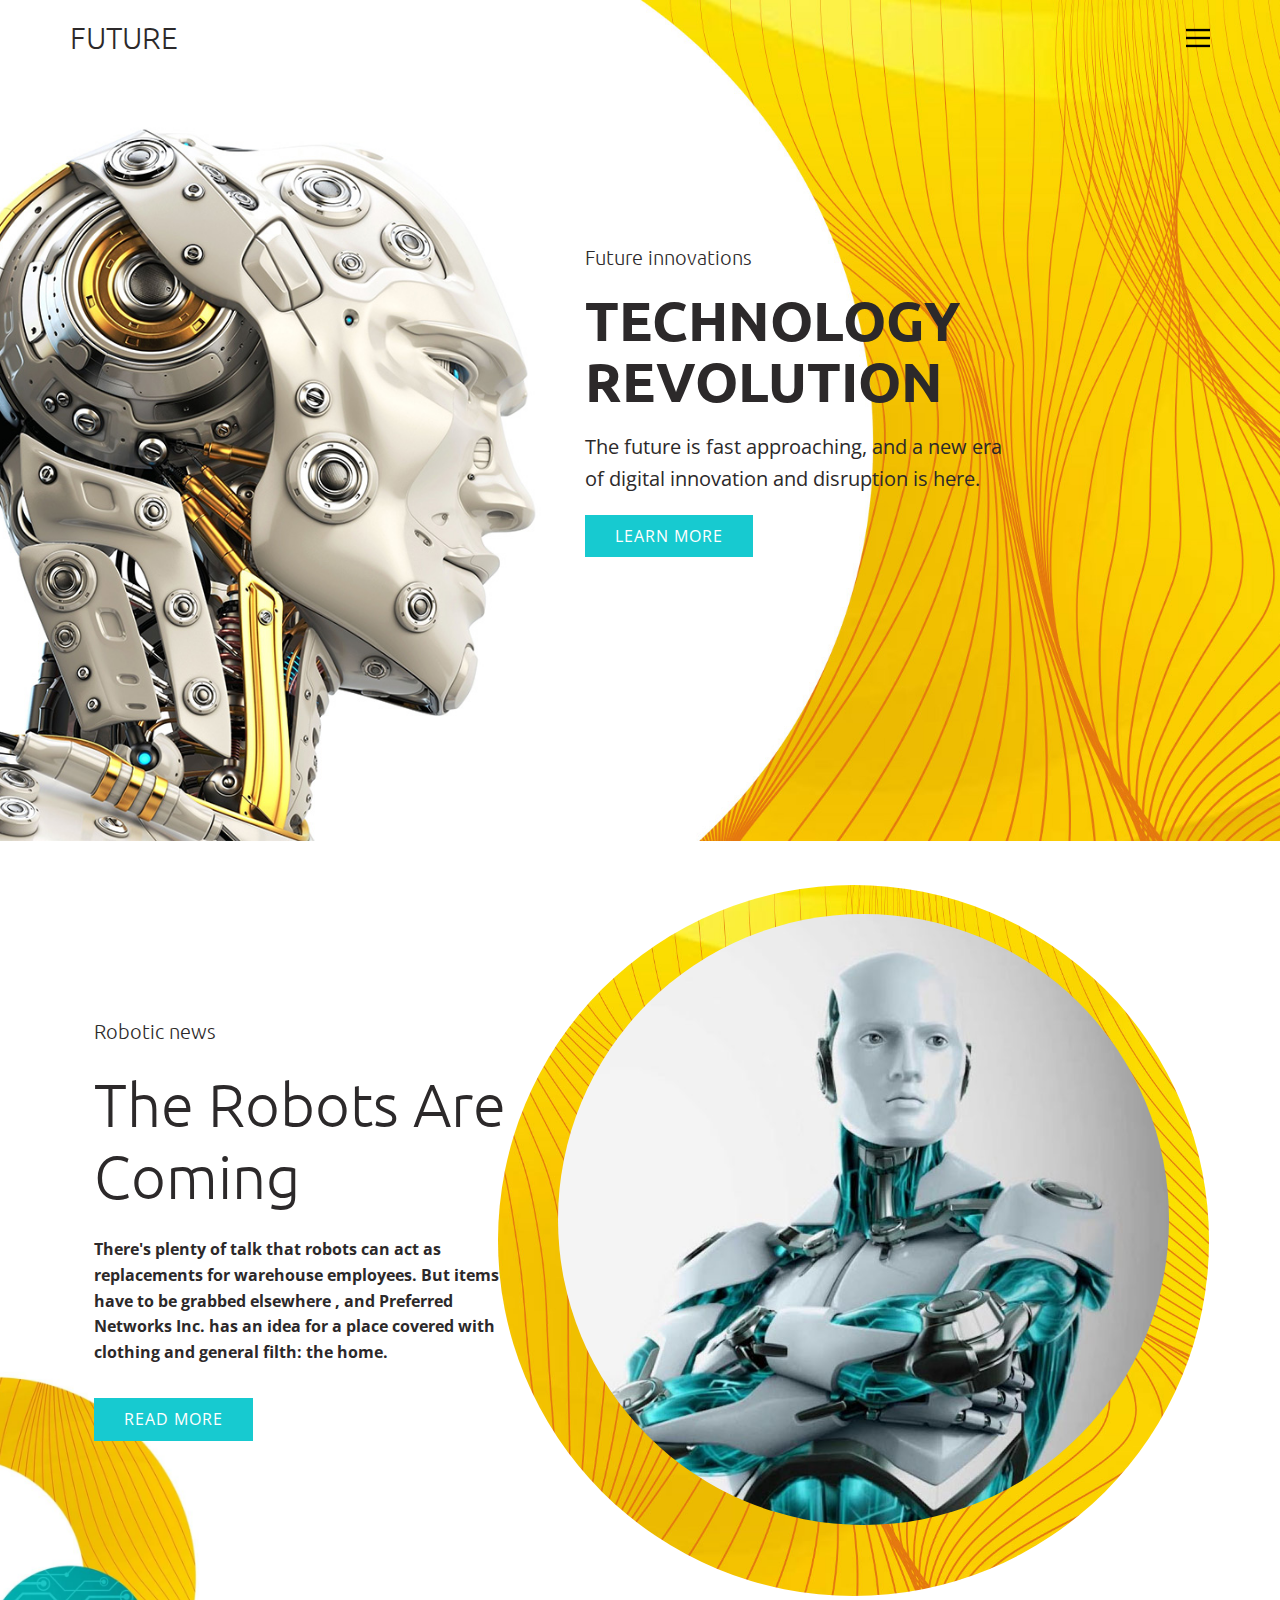
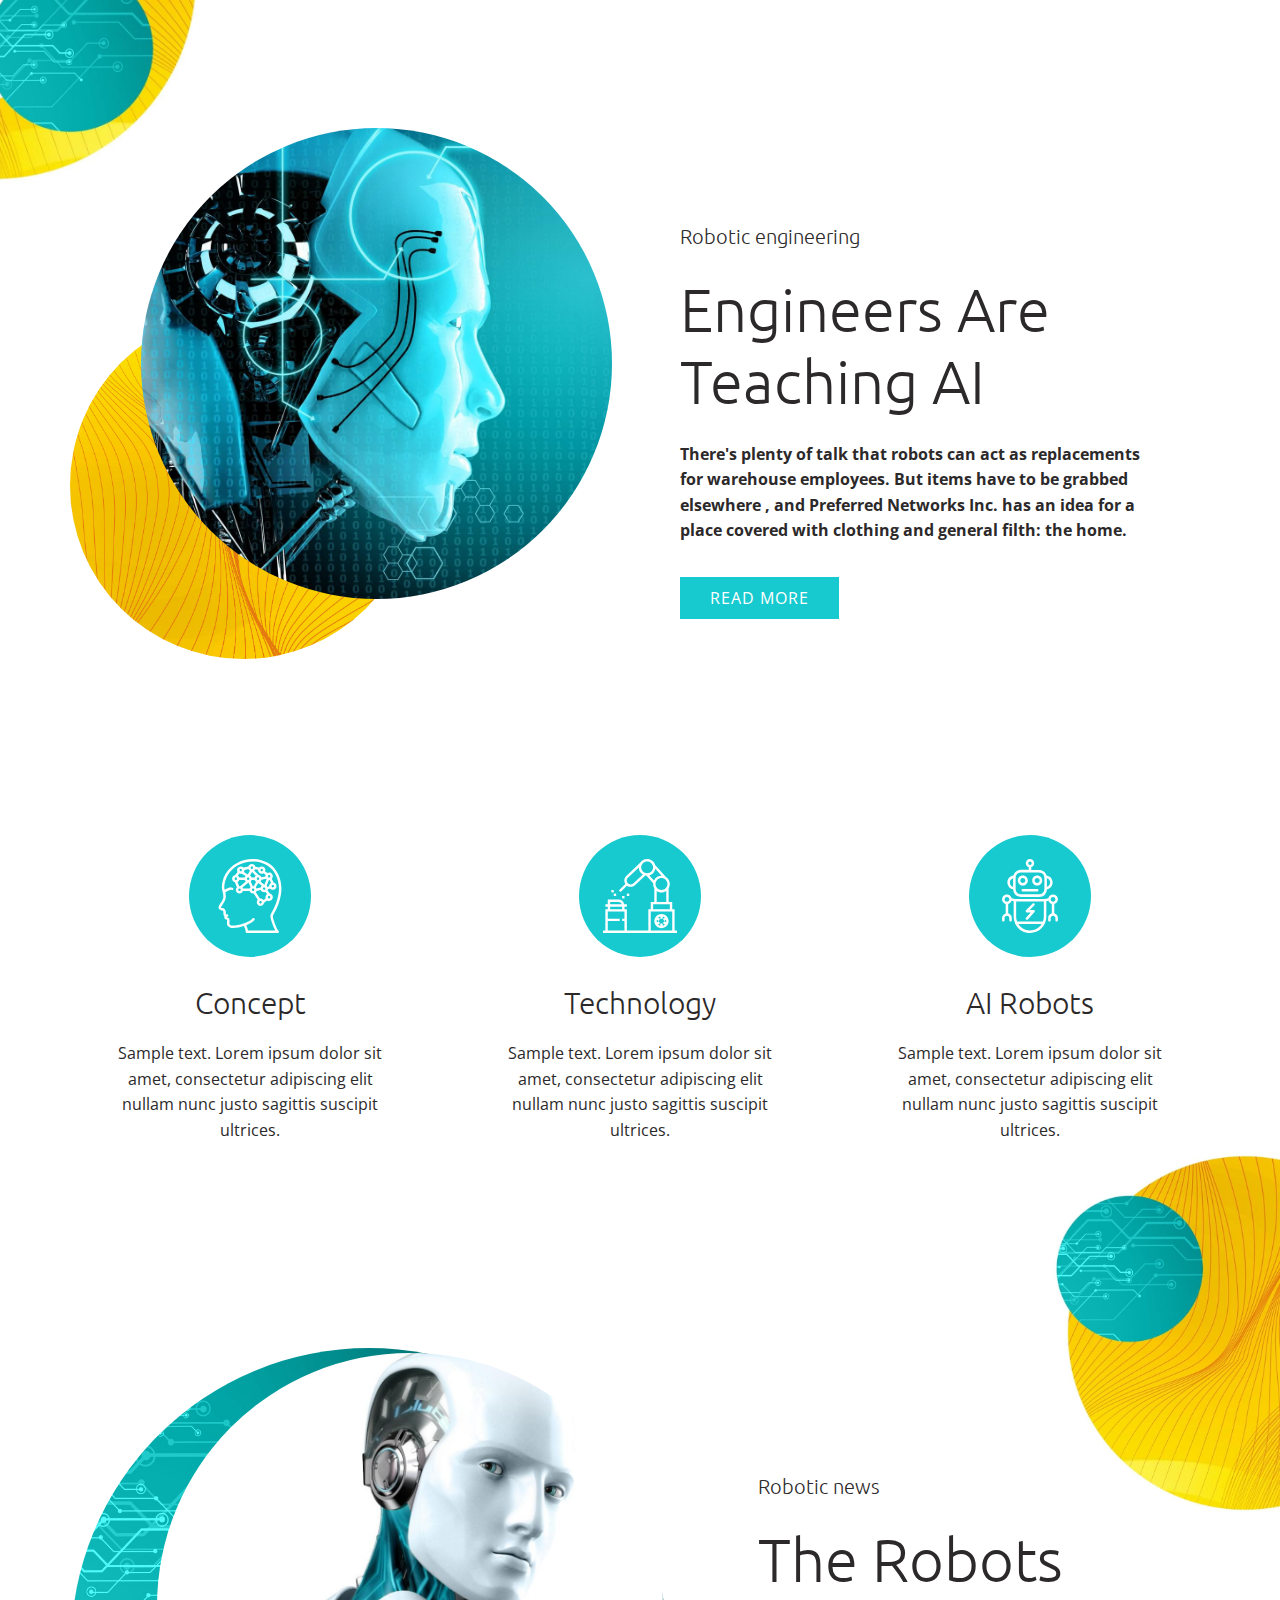
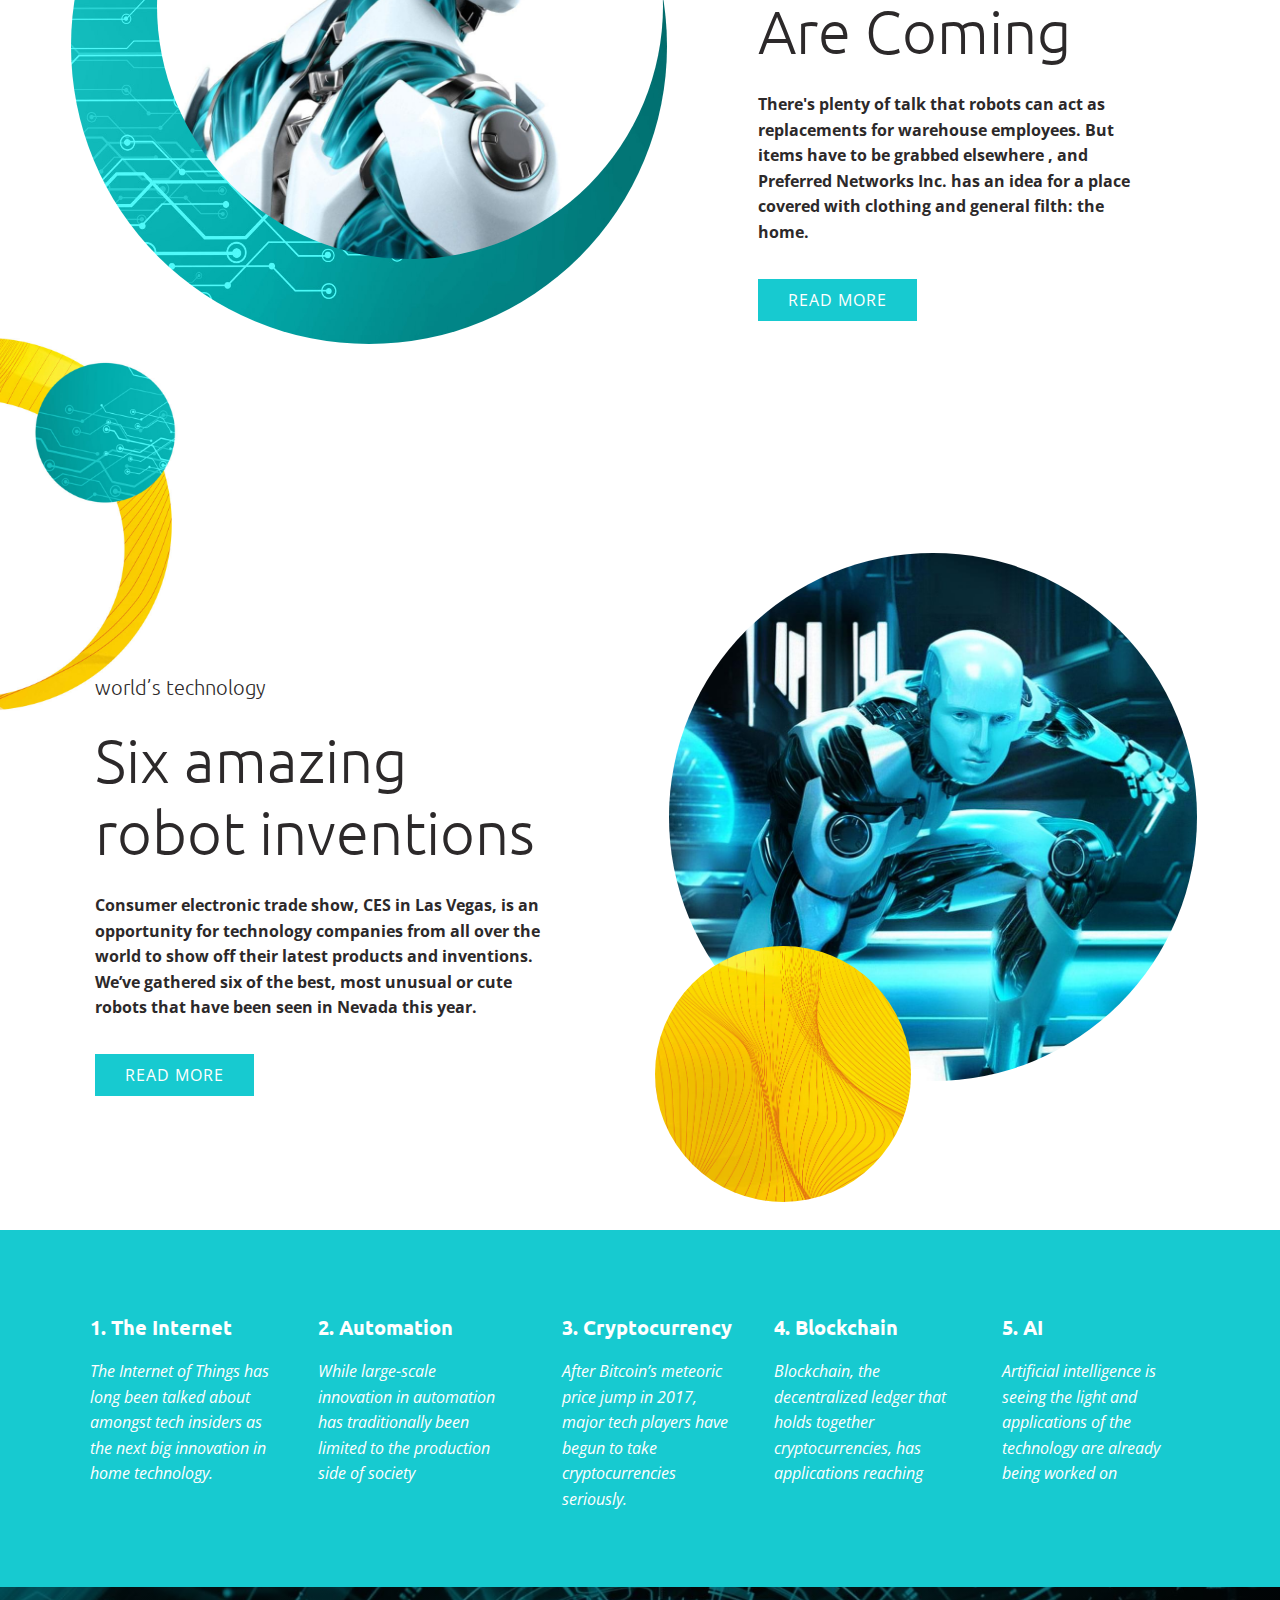
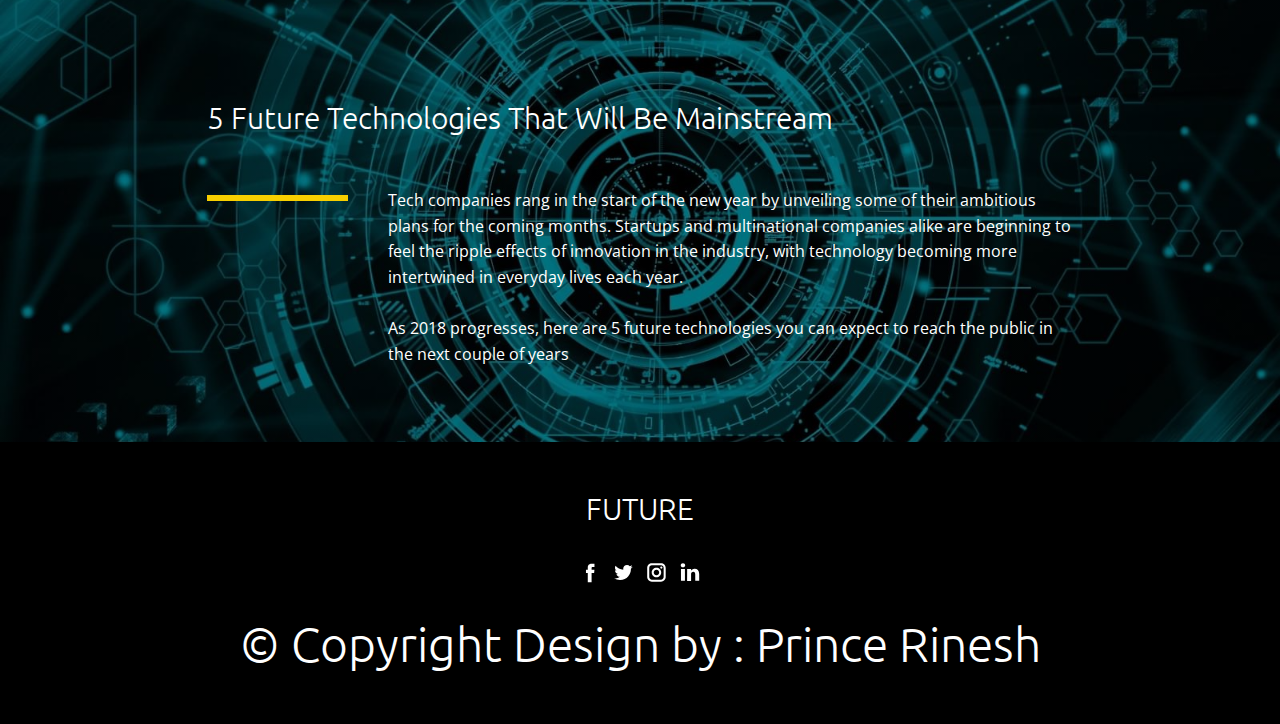
<file: index.html>
<!DOCTYPE html>
<html style="font-size: 16px;">
  <head>
    <meta name="viewport" content="width=device-width, initial-scale=1.0">
    <meta charset="utf-8">
    <meta name="keywords" content="Technology Revolution, The Robots Are Coming, Engineers Are Teaching AI, The Robots Are Coming, Six amazing robot inventions">
    <meta name="description" content="">
    <meta name="page_type" content="np-template-header-footer-from-plugin">
    <title>Home</title>
    <link rel="stylesheet" href="nicepage.css" media="screen">
<link rel="stylesheet" href="Home.css" media="screen">
    <script class="u-script" type="text/javascript" src="jquery.js" defer=""></script>
    <script class="u-script" type="text/javascript" src="nicepage.js" defer=""></script>
    <meta name="generator" content="Nicepage 3.16.1, nicepage.com">
    <link id="u-theme-google-font" rel="stylesheet" href="https://fonts.googleapis.com/css?family=Ubuntu:300,300i,400,400i,500,500i,700,700i|Open+Sans:300,300i,400,400i,600,600i,700,700i,800,800i">
    
    
    
    
    
    
    
    
    
    <script type="application/ld+json">{
		"@context": "http://schema.org",
		"@type": "Organization",
		"name": "",
		"url": "index.html",
		"sameAs": [
				"https://nicepage.com/k/card-html-templates"
		]
}</script>
    <meta property="og:title" content="Home">
    <meta property="og:type" content="website">
    <meta name="theme-color" content="#f7cf00">
    <link rel="canonical" href="index.html">
    <meta property="og:url" content="index.html">
  </head>
  <body data-home-page="Home.html" data-home-page-title="Home" class="u-body u-overlap"><header class="u-clearfix u-header u-header" id="sec-d5ff"><div class="u-clearfix u-sheet u-sheet-1">
        <nav class="u-align-left u-menu u-menu-dropdown u-nav-spacing-25 u-offcanvas u-menu-1" data-responsive-from="XL">
          <div class="menu-collapse">
            <a class="u-button-style u-nav-link u-text-black" href="#" style="padding: 4px 0px; font-size: calc(1em + 8px);">
              <svg class="u-svg-link" preserveAspectRatio="xMidYMin slice" viewBox="0 0 302 302" style="undefined"><use xmlns:xlink="http://www.w3.org/1999/xlink" xlink:href="#svg-7b92"></use></svg>
              <svg xmlns="http://www.w3.org/2000/svg" xmlns:xlink="http://www.w3.org/1999/xlink" version="1.1" id="svg-7b92" x="0px" y="0px" viewBox="0 0 302 302" style="enable-background:new 0 0 302 302;" xml:space="preserve" class="u-svg-content"><g><rect y="36" width="302" height="30"></rect><rect y="236" width="302" height="30"></rect><rect y="136" width="302" height="30"></rect>
</g><g></g><g></g><g></g><g></g><g></g><g></g><g></g><g></g><g></g><g></g><g></g><g></g><g></g><g></g><g></g></svg>
            </a>
          </div>
          <div class="u-nav-container">
            <ul class="u-nav u-spacing-25 u-unstyled"><li class="u-nav-item"><a class="u-button-style u-nav-link" href="Home.html" style="padding: 8px 0px;">Home</a>
</li><li class="u-nav-item"><a class="u-button-style u-nav-link" href="About.html" style="padding: 8px 0px;">About</a>
</li><li class="u-nav-item"><a class="u-button-style u-nav-link" href="Contact.html" style="padding: 8px 0px;">Contact</a>
</li></ul>
          </div>
          <div class="u-nav-container-collapse">
            <div class="u-align-center u-black u-container-style u-inner-container-layout u-opacity u-opacity-95 u-sidenav">
              <div class="u-sidenav-overflow">
                <div class="u-menu-close"></div>
                <ul class="u-align-center u-nav u-popupmenu-items u-unstyled u-nav-2"><li class="u-nav-item"><a class="u-button-style u-nav-link" href="Home.html">Home</a>
</li><li class="u-nav-item"><a class="u-button-style u-nav-link" href="About.html">About</a>
</li><li class="u-nav-item"><a class="u-button-style u-nav-link" href="Contact.html">Contact</a>
</li></ul>
              </div>
            </div>
            <div class="u-black u-menu-overlay u-opacity u-opacity-70"></div>
          </div>
        </nav>
        <h3 class="u-align-left-md u-align-left-sm u-align-left-xs u-headline u-text u-text-1">
          <a href="/">FUTURE</a>
        </h3>
      </div></header> 
    <section class="u-clearfix u-valign-middle-lg u-valign-middle-md u-valign-middle-sm u-section-1" id="carousel_c23b">
      <div class="u-clearfix u-expanded-width u-layout-wrap u-layout-wrap-1">
        <div class="u-layout">
          <div class="u-layout-row">
            <div class="u-container-style u-image u-layout-cell u-left-cell u-size-30 u-image-1">
              <div class="u-container-layout"></div>
            </div>
            <div class="u-container-style u-image u-layout-cell u-right-cell u-size-30 u-image-2">
              <div class="u-container-layout u-valign-middle-lg u-valign-middle-md u-container-layout-2">
                <div class="u-border-no-bottom u-border-no-left u-border-no-right u-border-no-top u-container-style u-group u-group-1">
                  <div class="u-container-layout u-valign-middle-md u-valign-middle-sm u-valign-middle-xs u-container-layout-3">
                    <h5 class="u-text u-text-1">Future innovations</h5>
                    <h1 class="u-text u-title u-text-2">Technology Revolution</h1>
                    <p class="u-large-text u-text u-text-variant u-text-3">The future is fast approaching, and a new era of digital innovation and disruption is here.</p>
                    <a href="https://nicepage.com/website-builder" class="u-border-none u-btn u-button-style u-palette-2-base u-btn-1">learn more</a>
                  </div>
                </div>
              </div>
            </div>
          </div>
        </div>
      </div>
    </section>
    <section class="u-clearfix u-section-2" id="sec-f998">
      <img src="images/2.jpg" alt="" class="u-image u-image-default u-image-1" data-image-width="693" data-image-height="1080">
      <div class="u-clearfix u-expanded-width-md u-expanded-width-sm u-expanded-width-xs u-gutter-30 u-layout-wrap u-layout-wrap-1">
        <div class="u-layout">
          <div class="u-layout-row">
            <div class="u-container-style u-layout-cell u-left-cell u-size-28 u-layout-cell-1">
              <div class="u-container-layout u-valign-middle u-container-layout-1">
                <h5 class="u-text u-text-1">Robotic news</h5>
                <h2 class="u-text u-text-2">The Robots Are Coming</h2>
                <p class="u-text u-text-3">There's plenty of talk that robots can act as replacements for warehouse employees. But items have to be grabbed elsewhere , and Preferred Networks Inc. has an idea for a place covered with clothing and general filth: the
                                    home. </p>
                <a href="https://www.popularmechanics.com/technology/robots/a23846041/robot-clean-your-room/" class="u-border-none u-btn u-button-style u-palette-2-base u-btn-1" title="robots" target="_blank">read more</a>
              </div>
            </div>
            <div class="u-container-style u-layout-cell u-right-cell u-size-32 u-layout-cell-2">
              <div class="u-container-layout">
                <div class="u-expanded-width-xs u-image u-image-circle u-image-2"></div>
                <div class="u-image u-image-circle u-image-3"></div>
              </div>
            </div>
          </div>
        </div>
      </div>
    </section>
    <section class="u-clearfix u-section-3" id="carousel_7661">
      <div class="u-clearfix u-sheet u-sheet-1">
        <div class="u-clearfix u-expanded-width u-gutter-30 u-layout-wrap u-layout-wrap-1">
          <div class="u-gutter-0 u-layout">
            <div class="u-layout-row">
              <div class="u-container-style u-layout-cell u-left-cell u-size-30 u-layout-cell-1">
                <div class="u-container-layout u-valign-middle-xl">
                  <div class="u-image u-image-circle u-image-1"></div>
                  <div class="u-image u-image-circle u-image-2"></div>
                </div>
              </div>
              <div class="u-container-style u-layout-cell u-right-cell u-size-30 u-layout-cell-2">
                <div class="u-container-layout u-valign-middle-lg u-valign-middle-sm u-valign-middle-xl u-valign-middle-xs u-valign-top-md u-container-layout-2">
                  <h5 class="u-text u-text-1">Robotic engineering</h5>
                  <h2 class="u-text u-text-2">Engineers Are Teaching AI</h2>
                  <p class="u-text u-text-3">There's plenty of talk that robots can act as replacements for warehouse employees. But items have to be grabbed elsewhere , and Preferred Networks Inc. has an idea for a place covered with clothing and general filth: the
                                    home. </p>
                  <a href="https://www.popularmechanics.com/technology/robots/a21058742/scientists-are-teaching-ai-to-do-household-chores/" class="u-border-none u-btn u-button-style u-palette-2-base u-btn-1" title="robots" target="_blank">read more</a>
                </div>
              </div>
            </div>
          </div>
        </div>
      </div>
    </section>
    <section class="u-clearfix u-section-4" id="sec-22e2">
      <img src="images/46.jpg" alt="" class="u-image u-image-default u-image-1" data-image-width="671" data-image-height="1080">
      <div class="u-clearfix u-gutter-30 u-layout-spacing-vertical u-layout-wrap u-layout-wrap-1">
        <div class="u-layout">
          <div class="u-layout-row">
            <div class="u-container-style u-layout-cell u-left-cell u-size-20 u-size-20-md u-layout-cell-1">
              <div class="u-container-layout u-valign-middle-xs u-container-layout-1"><span class="u-icon u-icon-circle u-palette-2-base u-spacing-24 u-text-body-alt-color u-icon-1"><svg class="u-svg-link" preserveAspectRatio="xMidYMin slice" viewBox="0 0 512.157 512.157"><use xmlns:xlink="http://www.w3.org/1999/xlink" xlink:href="#svg-70b5"></use></svg><svg xmlns="http://www.w3.org/2000/svg" xmlns:xlink="http://www.w3.org/1999/xlink" version="1.1" id="svg-70b5" x="0px" y="0px" viewBox="0 0 512.157 512.157" style="enable-background:new 0 0 512.157 512.157;" xml:space="preserve" class="u-svg-content"><g transform="translate(-1 -1)"><g><g><path d="M470.991,248.578c13.333-72.417-8.433-171.963-87.742-219.4C333.158,1.078,274.075-6.357,218.583,8.457     C141.716,29.012,85.216,84.17,67.449,156.003c-3.961,14.57-5.64,29.666-4.975,44.75c0.851,9.359,2.578,18.618,5.159,27.654     c3.473,11.5,5.193,23.458,5.1,35.471c-0.358,14.3-10.208,29.137-18.908,42.229c-9.484,14.287-17.675,26.625-12.925,38.004     c4.508,7.713,12.442,12.795,21.333,13.667c0.512,0.092,1.03,0.145,1.55,0.158c2.376-0.291,4.758,0.497,6.491,2.149     s2.635,3.993,2.459,6.38c0,17.733,0.442,26.883,7.767,31.079c-0.639,1.334-1.085,2.753-1.325,4.212     c-0.736,5.006,1.067,10.049,4.808,13.454c3.72,3.603,8.433,6.009,13.533,6.908c0.358,0.083,0.7,0.146,1.033,0.225     c0.202,1.269,0.291,2.553,0.267,3.838c-0.061,3.173-0.286,6.342-0.675,9.492c-1.417,13.65-3.358,32.346,23.95,41.271     c5.481,1.532,11.162,2.223,16.85,2.05c25.858-1.148,51.413-6.047,75.863-14.542c7.059,12.31,11.315,26.026,12.462,40.171     c-0.001,2.263,0.898,4.434,2.499,6.035c1.6,1.6,3.771,2.499,6.035,2.499h213.333c3.649-0.045,6.86-2.422,7.967-5.9     c1.122-3.526-0.1-7.376-3.05-9.609c-8.829-6.704-38.068-77.335-38.967-102.705c2.577-5.851,6.029-12.421,10.117-20.053     C447.459,335.662,462.94,292.958,470.991,248.578z M397.953,394.086c0.217,20.408,18.615,74.332,34.421,102.005H243.61     c-2.125-13.075-6.361-25.717-12.543-37.432c24.724-9.69,46.503-22.149,56.957-35.822c2.845-3.747,2.123-9.09-1.616-11.946     c-3.738-2.857-9.083-2.15-11.951,1.579c-24.15,31.6-124.633,55.592-147.067,48.254c-14.208-4.646-13.642-10.1-12.275-23.283     c0.453-3.737,0.709-7.495,0.767-11.258c0-14.379-5.8-18.671-14.517-20.692c-1.645-0.235-3.216-0.842-4.592-1.775     c1.675-1.601,3.576-2.947,5.642-3.996c3.562-1.75,5.448-5.724,4.55-9.59s-4.34-6.603-8.309-6.606c-3.083,0-6.508,0-8.308-0.225     c-0.542-5.594-0.726-11.216-0.55-16.833c0.167-6.729-2.391-13.24-7.093-18.056c-4.702-4.816-11.151-7.529-17.882-7.523     c-6.15-1.296-8.017-2.963-8.175-3.35c-1.242-2.962,6.983-15.337,11.4-21.987c9.475-14.267,21.267-32.025,21.75-51.237     c0.239-10.661-0.947-21.306-3.527-31.653c9.305-8.188,20.286-14.244,32.177-17.743c4.237-0.74,8.591-0.435,12.683,0.887     c4.543,1.252,9.24-1.416,10.492-5.958c1.252-4.543-1.416-9.24-5.958-10.492c-6.72-2.068-13.844-2.458-20.75-1.138     c-12.059,3.072-23.329,8.669-33.065,16.421c-1.166-4.971-1.955-10.023-2.36-15.113c-0.578-13.298,0.949-26.604,4.525-39.425     c16.5-66.688,67.15-115.95,138.983-135.159c51.027-13.685,105.38-6.908,151.484,18.888     c72.325,43.254,92.025,134.854,79.725,201.658c-7.669,42.662-22.567,83.702-44.05,121.35     c-4.692,8.754-8.742,16.313-11.667,23.308C397.996,391.396,397.811,392.748,397.953,394.086z"></path><path d="M414.89,268.074c1.221-13.163-7.79-25.088-20.787-27.508l-16.341-22.651c1.002-1.848,1.77-3.814,2.286-5.853     l15.825-6.328c7.309,8.32,19.147,10.982,29.313,6.591c10.166-4.391,16.344-14.834,15.298-25.859s-9.08-20.118-19.891-22.518     l-12.82-25.573c8.993-9.163,9.77-23.584,1.812-33.659c-7.958-10.076-22.166-12.662-33.163-6.036l-14.296-11.869     c1.082-2.828,1.648-5.826,1.672-8.854c0.023-10.455-6.328-19.869-16.031-23.762c-9.703-3.894-20.8-1.481-28.01,6.09     l-25.299-6.324c-3.03-10.974-12.982-18.6-24.367-18.669c-11.385-0.069-21.429,7.435-24.592,18.371l-33.81,6.762     c-8.819-9.51-23.375-10.877-33.81-3.174c-10.435,7.702-13.418,22.014-6.93,33.244l-16.567,22.063     c-11.872,2.146-20.62,12.311-20.973,24.37c-0.353,12.059,7.786,22.718,19.512,25.555l13.699,33.819     c-7.516,7.378-9.735,18.612-5.589,28.295c4.146,9.682,13.808,15.829,24.334,15.481s19.762-7.118,23.26-17.053h45.813     c3.825,11.766,15.761,18.89,27.932,16.672l28.329,43.091c-7.268,8.058-8.649,19.828-3.445,29.35     c5.204,9.521,15.858,14.714,26.564,12.947c10.706-1.767,19.126-10.107,20.995-20.796l21.147-16.903     c4.024,2.537,8.681,3.891,13.438,3.907C402.619,291.302,413.67,281.238,414.89,268.074z M414.999,180.357     c4.268-0.009,7.886,3.137,8.47,7.364c0.585,4.227-2.044,8.237-6.153,9.387s-8.437-0.913-10.132-4.83     c-0.029-0.078-0.013-0.159-0.044-0.237l-0.054-0.083c-0.397-0.975-0.608-2.015-0.621-3.068     C406.471,184.18,410.288,180.362,414.999,180.357z M381.045,118.889c0.819-3.961,4.31-6.802,8.355-6.799     c4.713,0,8.533,3.82,8.533,8.533s-3.82,8.533-8.533,8.533c-1.056-0.013-2.099-0.224-3.077-0.622l-0.073-0.048     c-0.075-0.03-0.154-0.014-0.231-0.043C382.303,126.842,380.225,122.851,381.045,118.889z M372.556,139.75L372.556,139.75     l-15.769,39.428l-27.643-22.114c3.75-3.199,6.49-7.418,7.89-12.145l33.81-6.762C371.381,138.726,371.968,139.232,372.556,139.75z      M363.471,208.263c-1.149,4.104-5.152,6.73-9.375,6.148c-4.222-0.582-7.367-4.191-7.363-8.454     c0.005-4.711,3.822-8.529,8.533-8.533c1.056,0.013,2.099,0.224,3.077,0.622l0.073,0.048c0.077,0.031,0.158,0.018,0.235,0.046     C362.562,199.836,364.62,204.158,363.471,208.263z M338.199,69.424c4.713,0,8.533,3.82,8.533,8.533s-3.821,8.533-8.533,8.533     s-8.533-3.82-8.533-8.533C329.671,73.246,333.488,69.429,338.199,69.424z M293.293,71.26l19.491,4.873     c-0.045,0.614-0.184,1.2-0.184,1.825c0.015,14.132,11.468,25.585,25.6,25.6c4.576-0.024,9.061-1.287,12.976-3.656l14.297,11.869     c-1.082,2.828-1.649,5.826-1.673,8.854c0,0.516,0.123,0.999,0.152,1.508l-27.792,5.558c-3.485-8.112-10.903-13.857-19.629-15.202     l-31.244-31.243C288.756,78.646,291.511,75.211,293.293,71.26z M321.133,137.691c0,4.713-3.82,8.533-8.533,8.533     c-4.711-0.005-8.529-3.822-8.533-8.533c0-4.713,3.82-8.533,8.533-8.533S321.133,132.978,321.133,137.691z M269.933,52.357     c4.713,0,8.533,3.82,8.533,8.533s-3.82,8.533-8.533,8.533s-8.533-3.82-8.533-8.533C261.404,56.18,265.222,52.362,269.933,52.357z      M271.624,91.72l25.62,25.617c-3.983,3.009-6.998,7.118-8.672,11.82H268.36c-2.015-5.65-5.953-10.411-11.125-13.451     L271.624,91.72z M218.581,76.45l27.792-5.558c2.181,5.03,5.917,9.23,10.658,11.983l-15.49,25.817L214.763,91.51     c2.58-4.051,3.956-8.751,3.97-13.553C218.733,77.441,218.61,76.958,218.581,76.45z M252.866,137.691     c0,4.713-3.82,8.533-8.533,8.533c-4.711-0.005-8.529-3.822-8.533-8.533c0-4.713,3.82-8.533,8.533-8.533     S252.866,132.978,252.866,137.691z M193.133,69.424c4.713,0,8.533,3.82,8.533,8.533s-3.82,8.533-8.533,8.533     s-8.533-3.82-8.533-8.533C184.604,73.246,188.422,69.429,193.133,69.424z M183.845,101.75c5.199,2.144,10.987,2.389,16.349,0.693     l26.347,16.905c-2.804,2.747-4.938,6.104-6.235,9.809h-37.279c-1.863-5.282-5.405-9.809-10.085-12.886L183.845,101.75z      M158.999,146.224c-4.713,0-8.533-3.82-8.533-8.533c0.005-4.711,3.822-8.529,8.533-8.533c4.713,0,8.533,3.82,8.533,8.533     S163.712,146.224,158.999,146.224z M184.599,223.024c-4.713,0-8.533-3.821-8.533-8.533c0-4.713,3.82-8.533,8.533-8.533     s8.533,3.821,8.533,8.533C193.128,219.202,189.31,223.019,184.599,223.024z M189.452,189.381     c-1.598-0.318-3.224-0.482-4.853-0.491c-0.845,0-1.643,0.169-2.467,0.25l-11.628-28.707c5.839-2.959,10.32-8.045,12.522-14.209     h37.279c1.537,4.298,4.198,8.105,7.706,11.024L189.452,189.381z M254.439,205.957h-45.813c-0.911-2.556-2.226-4.95-3.894-7.09     l41.909-34.924l14.271,32.008C257.996,198.729,255.778,202.158,254.439,205.957z M268.36,146.224h20.213     c2.015,5.65,5.953,10.411,11.125,13.451l-17.742,29.569c-1.154-0.198-2.319-0.316-3.489-0.353c-0.661,0-1.282,0.146-1.931,0.195     l-14.649-32.855C264.803,153.452,267.021,150.023,268.36,146.224z M278.466,223.024c-4.713,0-8.533-3.821-8.533-8.533     c0-4.713,3.821-8.533,8.533-8.533c4.713,0,8.533,3.821,8.533,8.533C286.995,219.202,283.177,223.019,278.466,223.024z      M314.891,167.52l23.831,19.065c-3.749,3.2-6.49,7.419-7.89,12.145l-28.806,5.761c-1.187-2.727-2.839-5.226-4.883-7.386     L314.891,167.52z M329.666,308.357c-4.713,0-8.533-3.82-8.533-8.533s3.82-8.533,8.533-8.533s8.533,3.82,8.533,8.533     C338.195,304.535,334.377,308.353,329.666,308.357z M363.799,265.691c0.031,2.851,0.544,5.676,1.517,8.356l-14.405,11.515     c-5.386-8.413-15.323-12.737-25.15-10.943l-28.329-43.091c2.531-2.822,4.399-6.173,5.468-9.809l28.806-5.761     c5.492,12.971,20.439,19.057,33.429,13.611l10.527,14.592C368.288,248.839,363.814,256.958,363.799,265.691z M372.11,186.831     l16.282-40.709c0.341,0.014,0.662,0.102,1.007,0.102c1.028-0.04,2.053-0.144,3.069-0.31l10.332,20.611     c-8.226,4.438-13.368,13.019-13.401,22.366c0,0.346,0.089,0.667,0.102,1.01l-11.473,4.587     C376.561,191.583,374.552,188.984,372.11,186.831z M389.399,274.224c-4.713,0-8.533-3.82-8.533-8.533     c0.005-4.711,3.822-8.529,8.533-8.533c4.713,0,8.533,3.82,8.533,8.533S394.112,274.224,389.399,274.224z"></path>
</g>
</g>
</g><g></g><g></g><g></g><g></g><g></g><g></g><g></g><g></g><g></g><g></g><g></g><g></g><g></g><g></g><g></g></svg></span>
                <h3 class="u-align-center u-text u-text-1">Concept</h3>
                <p class="u-align-center u-text u-text-2">Sample text. Lorem ipsum dolor sit amet, consectetur adipiscing elit nullam nunc justo sagittis suscipit ultrices.</p>
              </div>
            </div>
            <div class="u-container-style u-layout-cell u-size-20 u-size-20-md u-layout-cell-2">
              <div class="u-container-layout u-valign-middle-xs u-container-layout-2"><span class="u-icon u-icon-circle u-palette-2-base u-spacing-24 u-text-body-alt-color u-icon-2"><svg class="u-svg-link" preserveAspectRatio="xMidYMin slice" viewBox="0 0 496 496"><use xmlns:xlink="http://www.w3.org/1999/xlink" xlink:href="#svg-a95a"></use></svg><svg xmlns="http://www.w3.org/2000/svg" xmlns:xlink="http://www.w3.org/1999/xlink" version="1.1" id="svg-a95a" x="0px" y="0px" viewBox="0 0 496 496" style="enable-background:new 0 0 496 496;" xml:space="preserve" class="u-svg-content"><g><g><g><rect x="72" y="232" width="16" height="16"></rect><rect x="56" y="208" width="16" height="16"></rect><rect x="128" y="248" width="16" height="16"></rect><rect x="160" y="232" width="16" height="16"></rect><path d="M392,464c26.472,0,48-21.528,48-48s-21.528-48-48-48s-48,21.528-48,48S365.528,464,392,464z M361.288,407.512     l12.856,7.424l8-13.856L369.2,393.6c4-4.072,9.104-6.984,14.8-8.464V400h16v-14.864c5.688,1.48,10.8,4.392,14.8,8.464     l-12.936,7.472l8,13.856l12.856-7.424c0.744,2.728,1.28,5.536,1.28,8.496c0,2.96-0.536,5.768-1.288,8.488l-12.856-7.424     l-8,13.856l12.944,7.48c-4,4.072-9.112,6.984-14.8,8.464V432h-16v14.864c-5.688-1.48-10.8-4.392-14.8-8.464l12.936-7.472     l-8-13.856l-12.856,7.424c-0.744-2.728-1.28-5.536-1.28-8.496C360,413.04,360.536,410.232,361.288,407.512z"></path><path d="M480,480V336h-16v-48h-24v-91.304c5.048-8.408,8-18.2,8-28.696c0-19.864-10.432-37.304-26.064-47.248l-72.312-80.808     C342.704,16.872,321.296,0,296,0c-19.648,0-36.936,10.2-46.936,25.56l-93.16,88.496c-8.312,7.896-12.976,18.56-13.128,30.024     c-0.104,8.352,2.256,16.32,6.648,23.184l-43.08,43.08l11.312,11.312l42.832-42.832c7.312,5.256,15.848,8.016,24.456,8.008     c10.232,0,20.488-3.728,28.608-11.224l70.368-64.96c2.408,0.536,4.872,0.904,7.392,1.112l44.976,50.592     C336.096,164.216,336,166.096,336,168c0,10.496,2.96,20.288,8,28.696V288h-24v48h-16v144H160V336h-16v-16h16v-16h-16.808     c-3.72-18.232-19.872-32-39.192-32H32v32H16v16h16v16H16v144H0v16h16h144h144h176h16v-16H480z M48,288h56     c10.416,0,19.216,6.712,22.528,16H48V288z M48,320h80v16H48V320z M144,400h-16v16h16v64H32v-64h80v-16H32v-48h112V400z M432,168     c0,22.056-17.944,40-40,40c-22.056,0-40-17.944-40-40c0-22.056,17.944-40,40-40C414.056,128,432,145.944,432,168z M424,213.888     V288h-64v-74.112C369.08,220.24,380.104,224,392,224S414.92,220.24,424,213.888z M202.704,163.848     c-10.368,9.568-26.28,9.256-36.256-0.72c-5.032-5.032-7.76-11.728-7.664-18.84s2.984-13.736,8.144-18.632l73.088-69.44     c0.08,20.352,11.096,38.128,27.44,47.864L202.704,163.848z M295.944,96C273.912,95.96,256,78.032,256,56     c0-22.056,17.944-40,40-40c22.056,0,40,17.944,40,40c0,22.04-17.928,39.976-39.968,40H295.944z M341.44,144.088l-30.4-34.2     c20.568-5.752,36.36-22.952,40.072-44.288l41.544,46.432c-0.216,0-0.432-0.032-0.656-0.032     C369.688,112,350.432,125.152,341.44,144.088z M336,304h8h96h8v32H336V304z M464,480H320V352h144V480z"></path>
</g>
</g>
</g><g></g><g></g><g></g><g></g><g></g><g></g><g></g><g></g><g></g><g></g><g></g><g></g><g></g><g></g><g></g></svg></span>
                <h3 class="u-align-center u-text u-text-3">Technology</h3>
                <p class="u-align-center u-text u-text-4">Sample text. Lorem ipsum dolor sit amet, consectetur adipiscing elit nullam nunc justo sagittis suscipit ultrices.</p>
              </div>
            </div>
            <div class="u-align-center-sm u-align-center-xs u-container-style u-layout-cell u-right-cell u-size-20 u-size-20-md u-layout-cell-3">
              <div class="u-container-layout u-valign-middle-sm u-valign-middle-xs u-container-layout-3"><span class="u-icon u-icon-circle u-palette-2-base u-spacing-24 u-text-body-alt-color u-icon-3"><svg class="u-svg-link" preserveAspectRatio="xMidYMin slice" viewBox="0 0 471.477 471.477"><use xmlns:xlink="http://www.w3.org/1999/xlink" xlink:href="#svg-4d8e"></use></svg><svg xmlns="http://www.w3.org/2000/svg" xmlns:xlink="http://www.w3.org/1999/xlink" version="1.1" id="svg-4d8e" x="0px" y="0px" viewBox="0 0 471.477 471.477" style="enable-background:new 0 0 471.477 471.477;" xml:space="preserve" class="u-svg-content"><g><g><path d="M190.024,105.178c-17.673,0-32,14.327-32,32s14.327,32,32,32c17.673,0,32-14.327,32-32S207.697,105.178,190.024,105.178z     M190.024,153.178c-8.837,0-16-7.163-16-16c0.044-8.805,7.195-15.92,16-15.92v-0.08c8.837,0,16,7.163,16,16    S198.861,153.178,190.024,153.178z"></path>
</g>
</g><g><g><path d="M281.544,105.178c-17.673,0-32,14.327-32,32s14.327,32,32,32c17.673,0,32-14.327,32-32S299.217,105.178,281.544,105.178z     M281.544,153.178c-8.837,0-16-7.163-16-16c0.044-8.805,7.195-15.92,16-15.92v-0.08c8.837,0,16,7.163,16,16    S290.381,153.178,281.544,153.178z"></path>
</g>
</g><g><g><path d="M379.097,142.007c-3.452-18.993-18.742-33.603-37.872-36.189c-5.28-19.52-20.48-36.16-51.04-36.16h-46.4v-17.6    c14.034-4.418,21.829-19.377,17.41-33.41c-4.418-14.034-19.377-21.829-33.41-17.41c-14.034,4.418-21.829,19.377-17.41,33.41    c2.613,8.298,9.112,14.798,17.41,17.41v17.2h-46.32c-21.6,0-44.32,9.92-51.2,36.16c-24.381,3.347-41.433,25.825-38.086,50.206    c2.624,19.117,17.255,34.372,36.246,37.794l-0.08,0.4c2.4,35.12,28.48,48,53.04,48h108.8c36.56,0,51.2-24,53.04-48    C367.437,189.416,383.498,166.22,379.097,142.007z M128.104,177.818c-15.11-4.368-23.819-20.158-19.452-35.268    c2.715-9.393,10.059-16.737,19.452-19.452V177.818z M225.144,27.098c0-5.876,4.764-10.64,10.64-10.64    c5.876,0,10.64,4.764,10.64,10.64c0,5.876-4.764,10.64-10.64,10.64C229.908,37.738,225.144,32.974,225.144,27.098z     M327.464,188.058c0,13.92-4.88,37.28-37.28,37.28h-108.72c-13.92,0-37.28-4.88-37.28-37.28l-0.08-64.96    c0-32.48,23.36-37.28,37.28-37.28h108.8c32.48,0,37.28,23.36,37.28,37.28V188.058z M343.144,177.258v-54.72    c12.196,3.52,20.604,14.667,20.64,27.36C363.748,162.591,355.34,173.738,343.144,177.258z"></path>
</g>
</g><g><g><path d="M281.544,190.938h-91.52c-4.418,0-8,3.582-8,8s3.582,8,8,8h91.52c4.418,0,8-3.582,8-8S285.962,190.938,281.544,190.938z"></path>
</g>
</g><g><g><path d="M413.784,256.778L413.784,256.778c-0.153-17.142-14.173-30.915-31.315-30.762c-14.344,0.128-26.732,10.067-29.965,24.042    l-21.36,4.16h-190.72l-21.36-4.16c-3.66-16.748-20.203-27.358-36.951-23.698c-16.748,3.66-27.358,20.203-23.698,36.951    c2.488,11.384,11.141,20.416,22.409,23.388v59.76c-13.533,3.61-22.972,15.834-23.04,29.84v14.16c0,4.418,3.582,8,8,8s8-3.582,8-8    v-14.24c0-8.306,6.734-15.04,15.04-15.04c8.306,0,15.04,6.734,15.04,15.04v14.24c0,4.418,3.582,8,8,8c4.418,0,8-3.582,8-8v-14.24    c-0.068-14.006-9.507-26.23-23.04-29.84v-59.76c10.163-2.738,18.239-10.453,21.44-20.48l13.36,2.64v98.72    c0.016,14.473,3.068,28.781,8.96,42v0.72c23.619,52.357,85.21,75.653,137.566,52.034c23.106-10.424,41.61-28.927,52.034-52.034    l0.4-0.88c5.955-13.151,9.089-27.404,9.2-41.84v-98.72l13.36-2.64c3.201,10.027,11.277,17.742,21.44,20.48v59.76    c-13.533,3.61-22.972,15.834-23.04,29.84v14.24c0,4.418,3.582,8,8,8s8-3.582,8-8v-14.24c0.008-8.306,6.748-15.034,15.054-15.026    c8.295,0.008,15.018,6.731,15.026,15.026v14.24c0,4.418,3.582,8,8,8s8-3.582,8-8v-14.24c-0.068-14.006-9.507-26.23-23.04-29.84    v-59.76C404.18,283.069,413.696,270.829,413.784,256.778z M88.824,271.818c-8.306,0-15.04-6.734-15.04-15.04    c0-8.306,6.734-15.04,15.04-15.04c8.306,0,15.04,6.734,15.04,15.04C103.864,265.084,97.13,271.818,88.824,271.818z     M235.784,455.578c-30.139-0.001-58.182-15.425-74.32-40.88h148.64C293.966,440.152,265.923,455.577,235.784,455.578z     M323.784,367.578c-0.039,10.668-2.018,21.24-5.84,31.2h-164.48c-3.822-9.96-5.801-20.532-5.84-31.2v-97.36h176.16V367.578z     M382.827,271.816c-0.028,0-0.055,0.001-0.083,0.001l-0.16-0.24c-8.306,0-15.04-6.734-15.04-15.04    c0-8.306,6.734-15.04,15.04-15.04c8.306,0,15.04,6.734,15.04,15.04C397.757,264.843,391.132,271.683,382.827,271.816z"></path>
</g>
</g><g><g><path d="M264.085,326.679c-1.465-1.322-3.367-2.056-5.341-2.061h-24l29.44-30.24c2.83-3.393,2.375-8.437-1.018-11.268    c-3.034-2.531-7.461-2.468-10.422,0.148l-42.64,43.84c-3.093,3.155-3.042,8.22,0.113,11.313c1.507,1.477,3.537,2.299,5.647,2.287    h24.64l-30.32,33.76c-2.952,3.272-2.702,8.316,0.56,11.28h0c3.272,2.952,8.316,2.702,11.28-0.56l42.64-47.2    C267.624,334.698,267.365,329.639,264.085,326.679z"></path>
</g>
</g><g></g><g></g><g></g><g></g><g></g><g></g><g></g><g></g><g></g><g></g><g></g><g></g><g></g><g></g><g></g></svg></span>
                <h3 class="u-align-center-lg u-align-center-md u-align-center-xl u-text u-text-5">AI Robots</h3>
                <p class="u-align-center-lg u-align-center-md u-align-center-xl u-text u-text-6">Sample text. Lorem ipsum dolor sit amet, consectetur adipiscing elit nullam nunc justo sagittis suscipit ultrices.</p>
              </div>
            </div>
          </div>
        </div>
      </div>
    </section>
    <section class="u-clearfix u-section-5" id="carousel_2232">
      <div class="u-clearfix u-sheet u-sheet-1">
        <div class="u-clearfix u-expanded-width u-gutter-30 u-layout-wrap u-layout-wrap-1">
          <div class="u-layout">
            <div class="u-layout-row">
              <div class="u-container-style u-layout-cell u-left-cell u-size-34 u-layout-cell-1">
                <div class="u-container-layout">
                  <div class="u-expanded-width-xs u-image u-image-circle u-image-1"></div>
                  <div class="u-image u-image-circle u-image-2"></div>
                </div>
              </div>
              <div class="u-container-style u-layout-cell u-right-cell u-size-26 u-layout-cell-2">
                <div class="u-container-layout u-valign-middle-sm u-valign-top-xs u-container-layout-2">
                  <h5 class="u-text u-text-1">Robotic news</h5>
                  <h2 class="u-text u-text-2">The Robots Are Coming</h2>
                  <p class="u-text u-text-3">There's plenty of talk that robots can act as replacements for warehouse employees. But items have to be grabbed elsewhere , and Preferred Networks Inc. has an idea for a place covered with clothing and general filth: the
                                    home. </p>
                  <a href="https://www.popularmechanics.com/technology/robots/a23846041/robot-clean-your-room/" class="u-border-none u-btn u-button-style u-palette-2-base u-btn-1" title="robots" target="_blank">read more</a>
                </div>
              </div>
            </div>
          </div>
        </div>
      </div>
    </section>
    <section class="u-clearfix u-section-6" id="carousel_876e">
      <img src="images/Untitled8.jpg" alt="" class="u-image u-image-default u-image-1">
      <div class="u-clearfix u-gutter-30 u-layout-wrap u-layout-wrap-1">
        <div class="u-gutter-0 u-layout">
          <div class="u-layout-row">
            <div class="u-container-style u-layout-cell u-left-cell u-size-30 u-layout-cell-1">
              <div class="u-container-layout u-container-layout-1">
                <h5 class="u-text u-text-1">world’s technology</h5>
                <h2 class="u-text u-text-2">Six amazing robot inventions</h2>
                <p class="u-text u-text-3">Consumer electronic trade show, CES in Las Vegas, is an opportunity for technology companies from all over the world to show off their latest products and inventions. <br>We’ve gathered six of the best, most unusual or cute robots that have been seen in Nevada this year.
                </p>
                <a href="http://home.bt.com/tech-gadgets/future-tech/six-robots-ces-2018-las-vegas-11364242761382" class="u-border-none u-btn u-button-style u-palette-2-base u-btn-1" title="robots" target="_blank">read more</a>
              </div>
            </div>
            <div class="u-container-style u-layout-cell u-right-cell u-size-30 u-layout-cell-2">
              <div class="u-container-layout">
                <div class="u-image u-image-circle u-image-2"></div>
                <div class="u-image u-image-circle u-image-3"></div>
              </div>
            </div>
          </div>
        </div>
      </div>
    </section>
    <section class="u-clearfix u-palette-2-base u-section-7" id="sec-2d43">
      <div class="u-clearfix u-sheet u-sheet-1">
        <div class="u-clearfix u-expanded-width u-gutter-0 u-layout-wrap u-layout-wrap-1">
          <div class="u-layout">
            <div class="u-layout-row">
              <div class="u-container-style u-layout-cell u-left-cell u-size-12 u-size-60-md u-layout-cell-1">
                <div class="u-container-layout">
                  <h4 class="u-text u-text-1">1. The Internet</h4>
                  <p class="u-text u-text-2">The Internet of Things has long been talked about amongst tech insiders as the next big innovation in home technology.&nbsp;</p>
                </div>
              </div>
              <div class="u-container-style u-layout-cell u-size-12 u-size-60-md u-layout-cell-2">
                <div class="u-container-layout">
                  <h4 class="u-text u-text-3">2. Automation</h4>
                  <p class="u-text u-text-4">While large-scale innovation in automation has traditionally been limited to the production side of society</p>
                </div>
              </div>
              <div class="u-container-style u-layout-cell u-size-12 u-size-60-md u-layout-cell-3">
                <div class="u-container-layout u-container-layout-3">
                  <h4 class="u-text u-text-5">3. Cryptocurrency</h4>
                  <p class="u-text u-text-6">After Bitcoin’s meteoric price jump in 2017, major tech players have begun to take cryptocurrencies seriously.</p>
                </div>
              </div>
              <div class="u-container-style u-layout-cell u-size-12 u-size-60-md u-layout-cell-4">
                <div class="u-container-layout">
                  <h4 class="u-text u-text-7">4. Blockchain</h4>
                  <p class="u-text u-text-8">Blockchain, the decentralized ledger that holds together cryptocurrencies, has applications reaching</p>
                </div>
              </div>
              <div class="u-container-style u-layout-cell u-right-cell u-size-12 u-size-60-md u-layout-cell-5">
                <div class="u-container-layout">
                  <h4 class="u-text u-text-9">5. AI</h4>
                  <p class="u-text u-text-10">Artificial intelligence is seeing the light and applications of the technology are already being worked on</p>
                </div>
              </div>
            </div>
          </div>
        </div>
      </div>
    </section>
    <section class="u-clearfix u-image u-shading u-section-8" id="sec-e6d3">
      <div class="u-clearfix u-sheet u-sheet-1">
        <div class="u-clearfix u-expanded-width-md u-expanded-width-sm u-expanded-width-xs u-layout-wrap u-layout-wrap-1">
          <div class="u-layout">
            <div class="u-layout-col">
              <div class="u-size-30">
                <div class="u-layout-row">
                  <div class="u-align-left u-container-style u-layout-cell u-left-cell u-right-cell u-size-60 u-layout-cell-1">
                    <div class="u-container-layout u-valign-middle u-container-layout-1">
                      <h3 class="u-align-left-md u-align-left-xs u-text u-text-1">5 Future Technologies That Will Be Mainstream</h3>
                    </div>
                  </div>
                </div>
              </div>
              <div class="u-size-30">
                <div class="u-layout-row">
                  <div class="u-container-style u-layout-cell u-left-cell u-size-12 u-layout-cell-2">
                    <div class="u-container-layout">
                      <div class="u-align-left u-border-6 u-border-palette-1-base u-line u-line-horizontal u-line-1"></div>
                    </div>
                  </div>
                  <div class="u-align-left u-container-style u-layout-cell u-right-cell u-size-48 u-layout-cell-3">
                    <div class="u-container-layout u-valign-top u-container-layout-3">
                      <p class="u-align-left-xs u-expanded-width-xs u-text u-text-2">Tech companies rang in the start of the new year by unveiling some of their ambitious plans for the coming months. Startups and multinational companies alike are beginning to feel the ripple effects of innovation
                                            in the industry, with technology becoming more intertwined in everyday lives each year. <br>
                        <br>As 2018 progresses, here are 5 future technologies you can expect to reach the public in the next couple of years
                      </p>
                    </div>
                  </div>
                </div>
              </div>
            </div>
          </div>
        </div>
      </div>
    </section>
    
    
    <footer class="u-black u-clearfix u-footer" id="sec-1ced"><div class="u-clearfix u-sheet u-sheet-1">
        <h3 class="u-align-center u-headline u-text u-text-1">
          <a href="/">FUTURE</a>
        </h3>
        <div class="u-align-left u-social-icons u-spacing-10 u-social-icons-1">
          <a class="u-social-url" target="_blank" href=""><span class="u-icon u-icon-circle u-social-facebook u-social-icon u-icon-1"><svg class="u-svg-link" preserveAspectRatio="xMidYMin slice" viewBox="0 0 112.2 112.2" style=""><use xmlns:xlink="http://www.w3.org/1999/xlink" xlink:href="#svg-7a70"></use></svg><svg xmlns="http://www.w3.org/2000/svg" xmlns:xlink="http://www.w3.org/1999/xlink" version="1.1" xml:space="preserve" class="u-svg-content" viewBox="0 0 112.2 112.2" x="0px" y="0px" id="svg-7a70"><path d="M75.5,28.8H65.4c-1.5,0-4,0.9-4,4.3v9.4h13.9l-1.5,15.8H61.4v45.1H42.8V58.3h-8.8V42.4h8.8V32.2 c0-7.4,3.4-18.8,18.8-18.8h13.8v15.4H75.5z"></path></svg></span>
          </a>
          <a class="u-social-url" target="_blank" href=""><span class="u-icon u-icon-circle u-social-icon u-social-twitter u-icon-2"><svg class="u-svg-link" preserveAspectRatio="xMidYMin slice" viewBox="0 0 112.2 112.2" style=""><use xmlns:xlink="http://www.w3.org/1999/xlink" xlink:href="#svg-6689"></use></svg><svg xmlns="http://www.w3.org/2000/svg" xmlns:xlink="http://www.w3.org/1999/xlink" version="1.1" xml:space="preserve" class="u-svg-content" viewBox="0 0 112.2 112.2" x="0px" y="0px" id="svg-6689"><path d="M92.2,38.2c0,0.8,0,1.6,0,2.3c0,24.3-18.6,52.4-52.6,52.4c-10.6,0.1-20.2-2.9-28.5-8.2 c1.4,0.2,2.9,0.2,4.4,0.2c8.7,0,16.7-2.9,23-7.9c-8.1-0.2-14.9-5.5-17.3-12.8c1.1,0.2,2.4,0.2,3.4,0.2c1.6,0,3.3-0.2,4.8-0.7 c-8.4-1.6-14.9-9.2-14.9-18c0-0.2,0-0.2,0-0.2c2.5,1.4,5.4,2.2,8.4,2.3c-5-3.3-8.3-8.9-8.3-15.4c0-3.4,1-6.5,2.5-9.2 c9.1,11.1,22.7,18.5,38,19.2c-0.2-1.4-0.4-2.8-0.4-4.3c0.1-10,8.3-18.2,18.5-18.2c5.4,0,10.1,2.2,13.5,5.7c4.3-0.8,8.1-2.3,11.7-4.5 c-1.4,4.3-4.3,7.9-8.1,10.1c3.7-0.4,7.3-1.4,10.6-2.9C98.9,32.3,95.7,35.5,92.2,38.2z"></path></svg></span>
          </a>
          <a class="u-social-url" target="_blank" href="https://nicepage.com/k/card-html-templates" title="https://instagram.com/prince_rinesh"><span class="u-icon u-icon-circle u-social-icon u-social-instagram u-icon-3"><svg class="u-svg-link" preserveAspectRatio="xMidYMin slice" viewBox="0 0 112.2 112.2" style=""><use xmlns:xlink="http://www.w3.org/1999/xlink" xlink:href="#svg-7175"></use></svg><svg xmlns="http://www.w3.org/2000/svg" xmlns:xlink="http://www.w3.org/1999/xlink" version="1.1" xml:space="preserve" class="u-svg-content" viewBox="0 0 112.2 112.2" x="0px" y="0px" id="svg-7175"><path d="M55.9,32.9c-12.8,0-23.2,10.4-23.2,23.2s10.4,23.2,23.2,23.2s23.2-10.4,23.2-23.2S68.7,32.9,55.9,32.9z M55.9,69.4c-7.4,0-13.3-6-13.3-13.3c-0.1-7.4,6-13.3,13.3-13.3s13.3,6,13.3,13.3C69.3,63.5,63.3,69.4,55.9,69.4z"></path><path d="M79.7,26.8c-3,0-5.4,2.5-5.4,5.4s2.5,5.4,5.4,5.4c3,0,5.4-2.5,5.4-5.4S82.7,26.8,79.7,26.8z"></path><path d="M78.2,11H33.5C21,11,10.8,21.3,10.8,33.7v44.7c0,12.6,10.2,22.8,22.7,22.8h44.7c12.6,0,22.7-10.2,22.7-22.7 V33.7C100.8,21.1,90.6,11,78.2,11z M91,78.4c0,7.1-5.8,12.8-12.8,12.8H33.5c-7.1,0-12.8-5.8-12.8-12.8V33.7 c0-7.1,5.8-12.8,12.8-12.8h44.7c7.1,0,12.8,5.8,12.8,12.8V78.4z"></path></svg></span>
          </a>
          <a class="u-social-url" target="_blank" href=""><span class="u-icon u-icon-circle u-social-icon u-social-linkedin u-icon-4"><svg class="u-svg-link" preserveAspectRatio="xMidYMin slice" viewBox="0 0 112.2 112.2" style=""><use xmlns:xlink="http://www.w3.org/1999/xlink" xlink:href="#svg-67a0"></use></svg><svg xmlns="http://www.w3.org/2000/svg" xmlns:xlink="http://www.w3.org/1999/xlink" version="1.1" xml:space="preserve" class="u-svg-content" viewBox="0 0 112.2 112.2" x="0px" y="0px" id="svg-67a0"><path d="M33.8,96.8H14.5v-58h19.3V96.8z M24.1,30.9L24.1,30.9c-6.6,0-10.8-4.5-10.8-10.1c0-5.8,4.3-10.1,10.9-10.1 S34.9,15,35.1,20.8C35.1,26.4,30.8,30.9,24.1,30.9z M103.3,96.8H84.1v-31c0-7.8-2.7-13.1-9.8-13.1c-5.3,0-8.5,3.6-9.9,7.1 c-0.6,1.3-0.6,3-0.6,4.8V97H44.5c0,0,0.3-52.6,0-58h19.3v8.2c2.6-3.9,7.2-9.6,17.4-9.6c12.7,0,22.2,8.4,22.2,26.1V96.8z"></path></svg></span>
          </a>
        </div>
        <h1 class="u-align-center u-text u-title u-text-2">© Copyright Design by : Prince Rinesh </h1>
      </div></footer>
  
  </body>
</html>
</file>
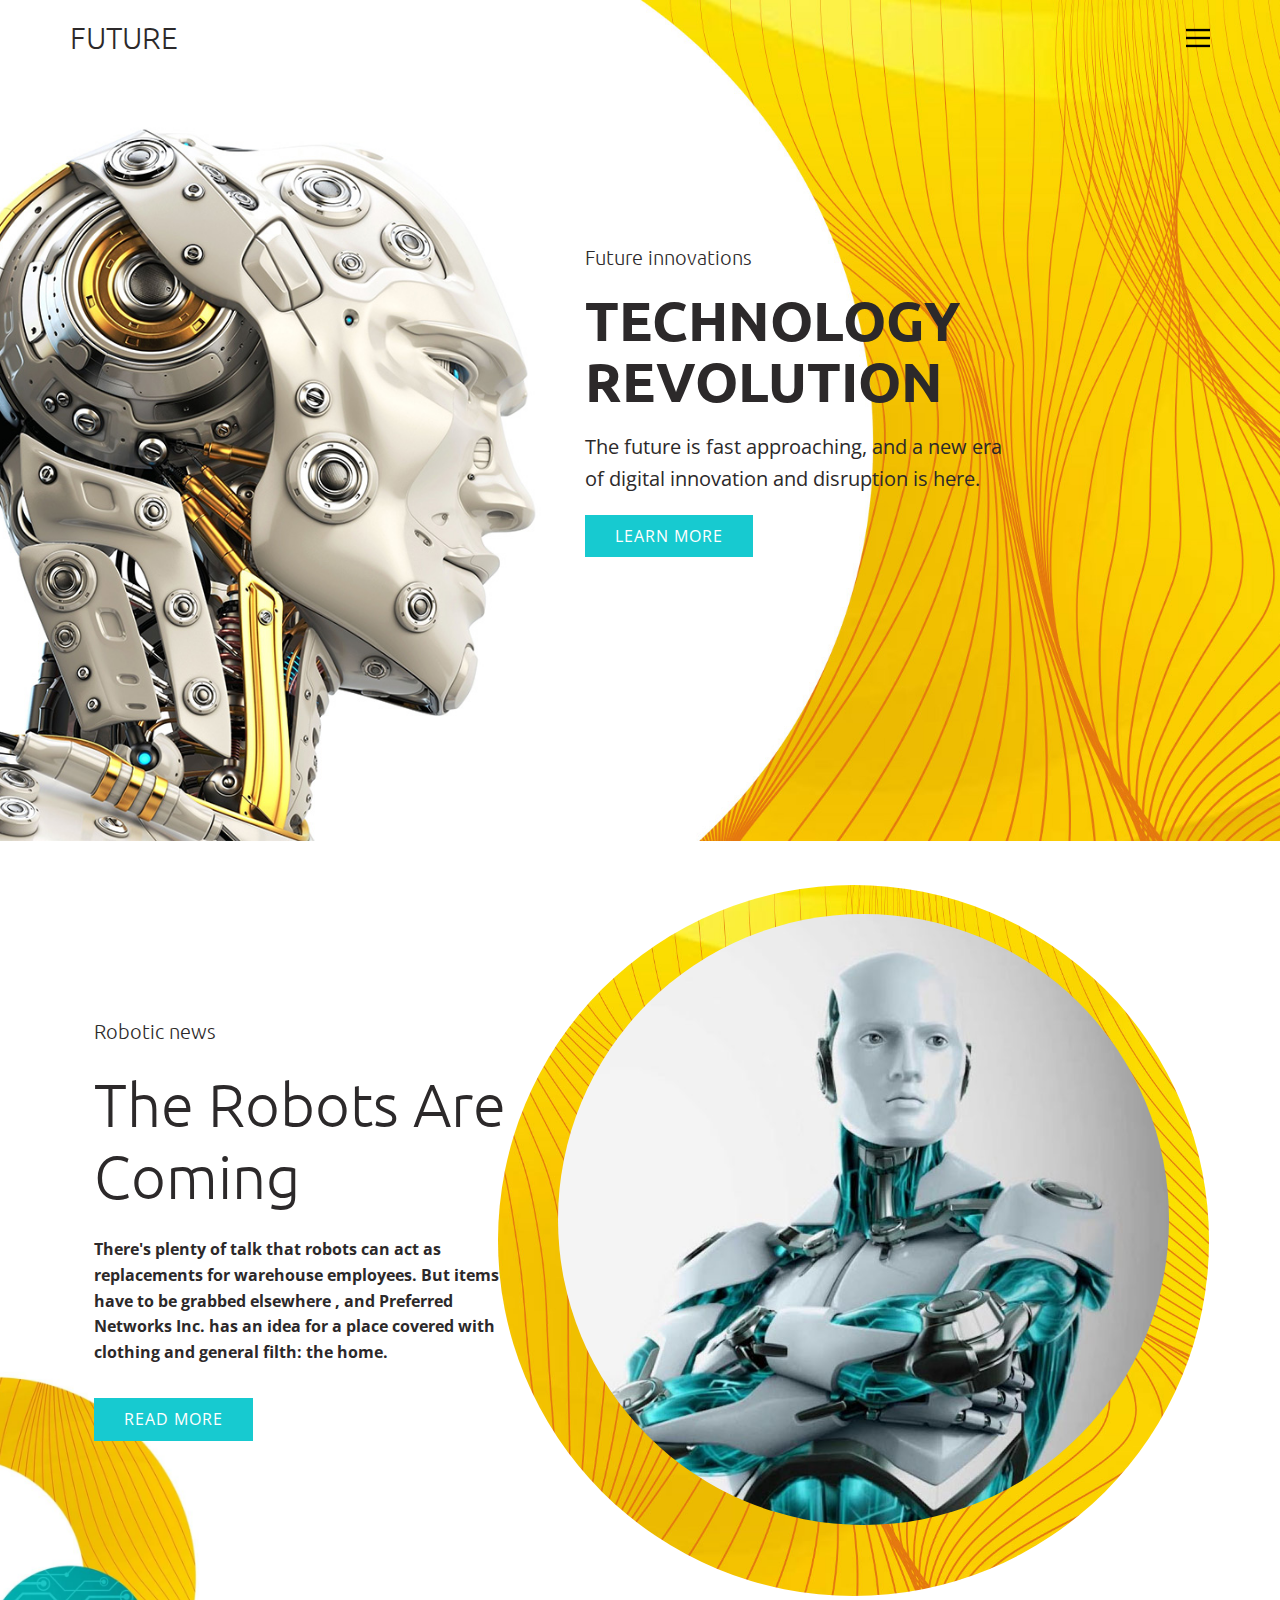
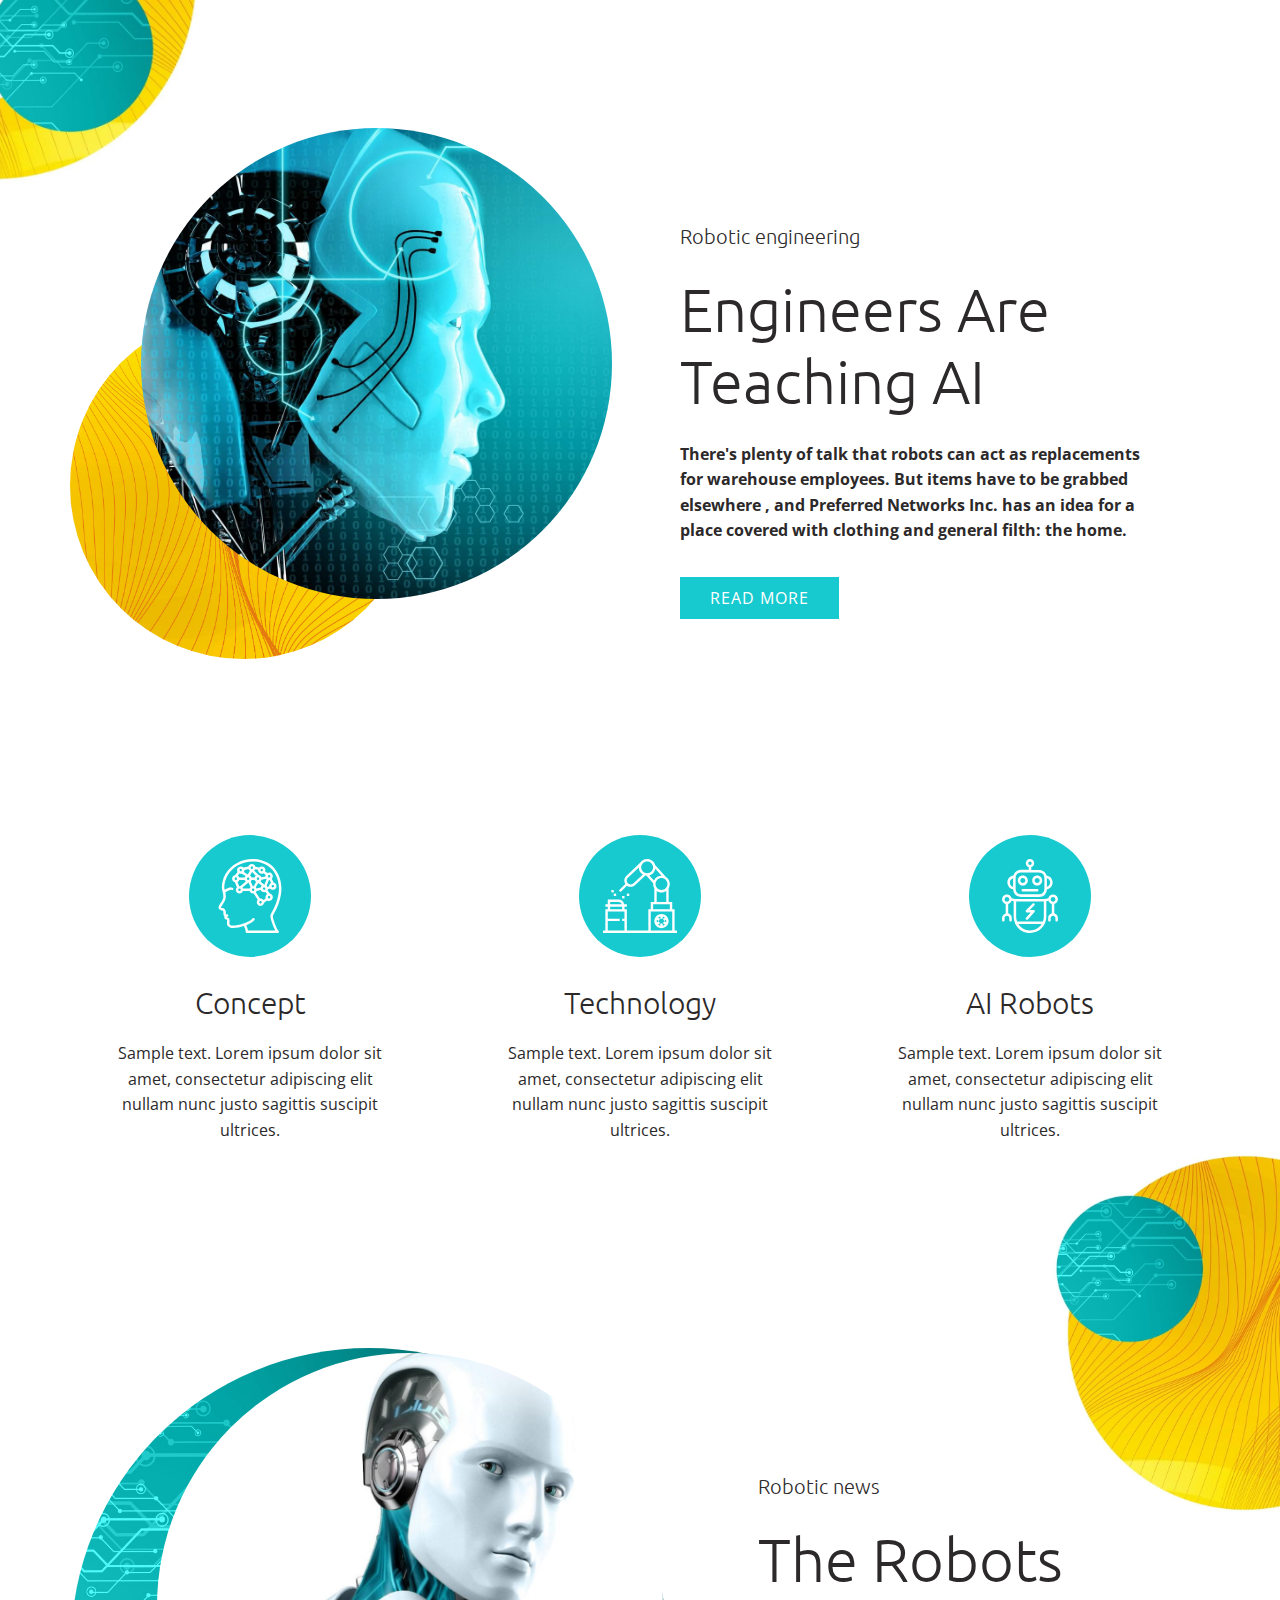
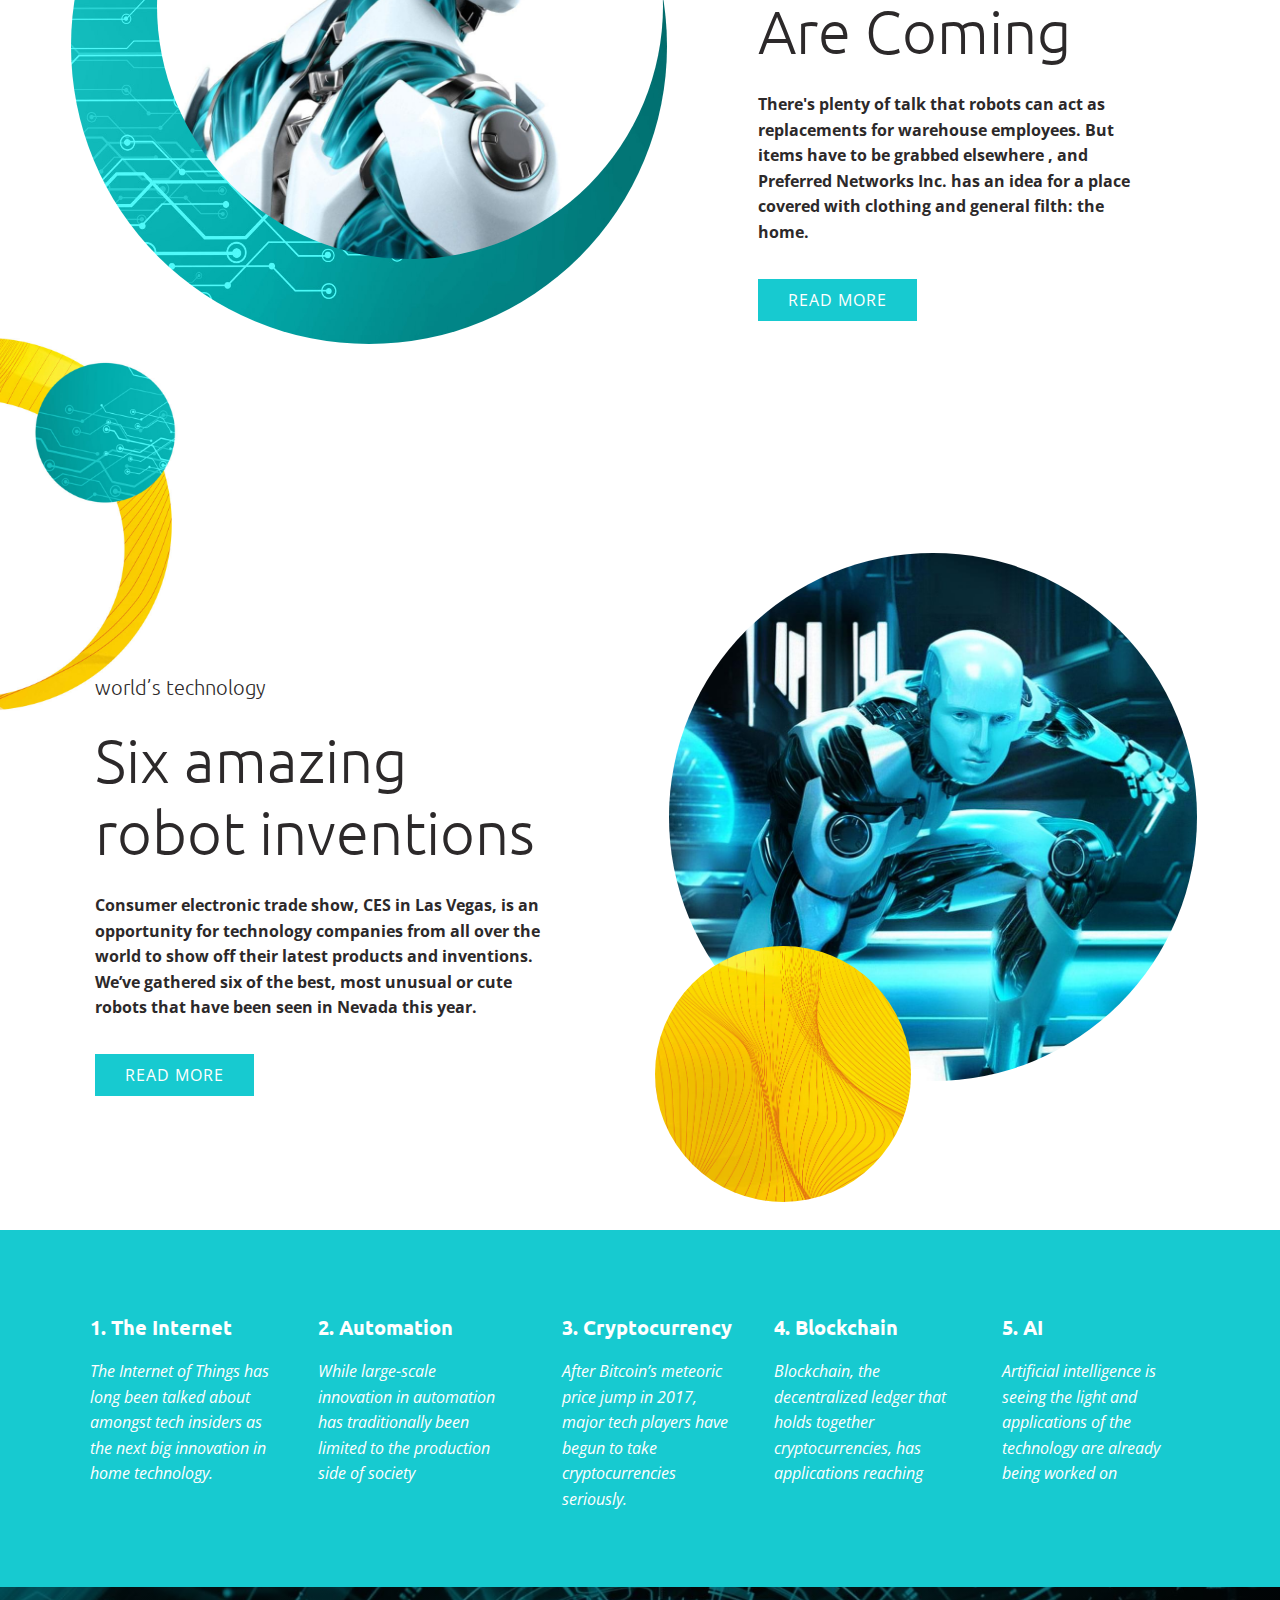
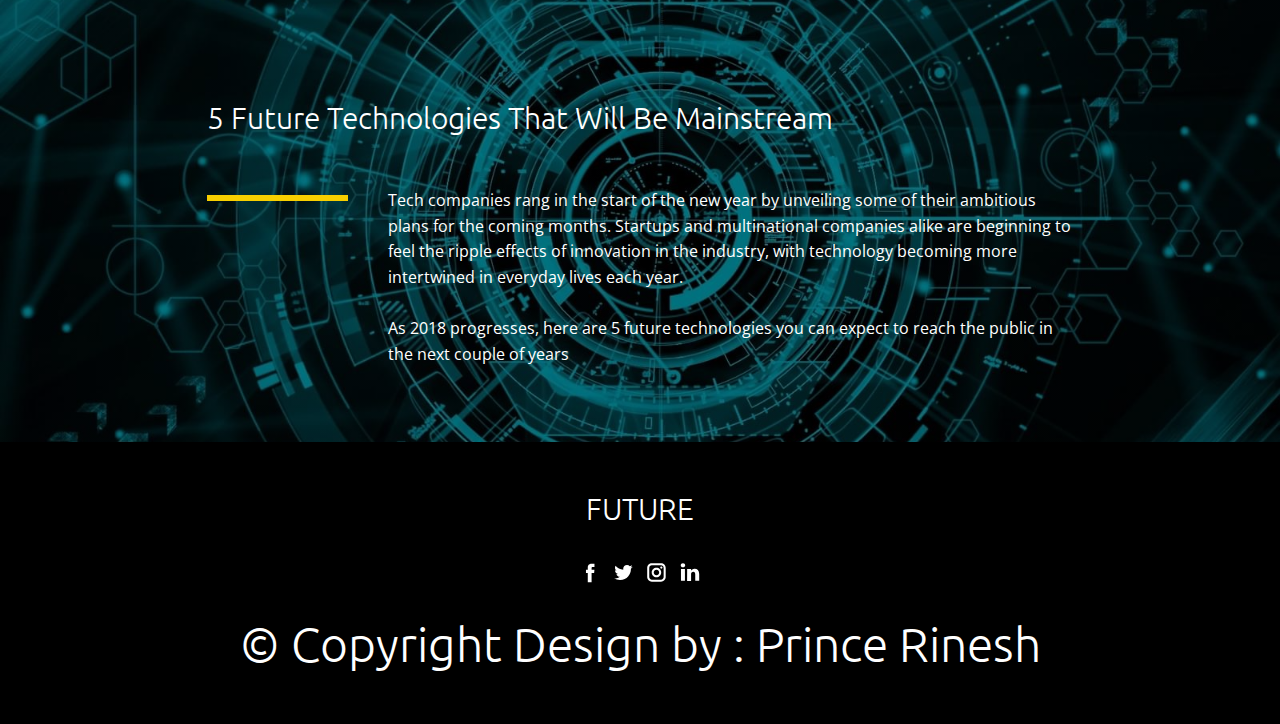
<file: Home.html>
<!DOCTYPE html>
<html style="font-size: 16px;">
  <head>
    <meta name="viewport" content="width=device-width, initial-scale=1.0">
    <meta charset="utf-8">
    <meta name="keywords" content="Technology Revolution, The Robots Are Coming, Engineers Are Teaching AI, The Robots Are Coming, Six amazing robot inventions">
    <meta name="description" content="">
    <meta name="page_type" content="np-template-header-footer-from-plugin">
    <title>Home</title>
    <link rel="stylesheet" href="nicepage.css" media="screen">
<link rel="stylesheet" href="Home.css" media="screen">
    <script class="u-script" type="text/javascript" src="jquery.js" defer=""></script>
    <script class="u-script" type="text/javascript" src="nicepage.js" defer=""></script>
    <meta name="generator" content="Nicepage 3.16.1, nicepage.com">
    <link id="u-theme-google-font" rel="stylesheet" href="https://fonts.googleapis.com/css?family=Ubuntu:300,300i,400,400i,500,500i,700,700i|Open+Sans:300,300i,400,400i,600,600i,700,700i,800,800i">
    
    
    
    
    
    
    
    
    
    <script type="application/ld+json">{
		"@context": "http://schema.org",
		"@type": "Organization",
		"name": "",
		"url": "index.html",
		"sameAs": [
				"https://nicepage.com/k/card-html-templates"
		]
}</script>
    <meta property="og:title" content="Home">
    <meta property="og:type" content="website">
    <meta name="theme-color" content="#f7cf00">
    <link rel="canonical" href="index.html">
    <meta property="og:url" content="index.html">
  </head>
  <body class="u-body u-overlap"><header class="u-clearfix u-header u-header" id="sec-d5ff"><div class="u-clearfix u-sheet u-sheet-1">
        <nav class="u-align-left u-menu u-menu-dropdown u-nav-spacing-25 u-offcanvas u-menu-1" data-responsive-from="XL">
          <div class="menu-collapse">
            <a class="u-button-style u-nav-link u-text-black" href="#" style="padding: 4px 0px; font-size: calc(1em + 8px);">
              <svg class="u-svg-link" preserveAspectRatio="xMidYMin slice" viewBox="0 0 302 302" style="undefined"><use xmlns:xlink="http://www.w3.org/1999/xlink" xlink:href="#svg-7b92"></use></svg>
              <svg xmlns="http://www.w3.org/2000/svg" xmlns:xlink="http://www.w3.org/1999/xlink" version="1.1" id="svg-7b92" x="0px" y="0px" viewBox="0 0 302 302" style="enable-background:new 0 0 302 302;" xml:space="preserve" class="u-svg-content"><g><rect y="36" width="302" height="30"></rect><rect y="236" width="302" height="30"></rect><rect y="136" width="302" height="30"></rect>
</g><g></g><g></g><g></g><g></g><g></g><g></g><g></g><g></g><g></g><g></g><g></g><g></g><g></g><g></g><g></g></svg>
            </a>
          </div>
          <div class="u-nav-container">
            <ul class="u-nav u-spacing-25 u-unstyled"><li class="u-nav-item"><a class="u-button-style u-nav-link" href="Home.html" style="padding: 8px 0px;">Home</a>
</li><li class="u-nav-item"><a class="u-button-style u-nav-link" href="About.html" style="padding: 8px 0px;">About</a>
</li><li class="u-nav-item"><a class="u-button-style u-nav-link" href="Contact.html" style="padding: 8px 0px;">Contact</a>
</li></ul>
          </div>
          <div class="u-nav-container-collapse">
            <div class="u-align-center u-black u-container-style u-inner-container-layout u-opacity u-opacity-95 u-sidenav">
              <div class="u-sidenav-overflow">
                <div class="u-menu-close"></div>
                <ul class="u-align-center u-nav u-popupmenu-items u-unstyled u-nav-2"><li class="u-nav-item"><a class="u-button-style u-nav-link" href="Home.html">Home</a>
</li><li class="u-nav-item"><a class="u-button-style u-nav-link" href="About.html">About</a>
</li><li class="u-nav-item"><a class="u-button-style u-nav-link" href="Contact.html">Contact</a>
</li></ul>
              </div>
            </div>
            <div class="u-black u-menu-overlay u-opacity u-opacity-70"></div>
          </div>
        </nav>
        <h3 class="u-align-left-md u-align-left-sm u-align-left-xs u-headline u-text u-text-1">
          <a href="/">FUTURE</a>
        </h3>
      </div></header> 
    <section class="u-clearfix u-valign-middle-lg u-valign-middle-md u-valign-middle-sm u-section-1" id="carousel_c23b">
      <div class="u-clearfix u-expanded-width u-layout-wrap u-layout-wrap-1">
        <div class="u-layout">
          <div class="u-layout-row">
            <div class="u-container-style u-image u-layout-cell u-left-cell u-size-30 u-image-1">
              <div class="u-container-layout"></div>
            </div>
            <div class="u-container-style u-image u-layout-cell u-right-cell u-size-30 u-image-2">
              <div class="u-container-layout u-valign-middle-lg u-valign-middle-md u-container-layout-2">
                <div class="u-border-no-bottom u-border-no-left u-border-no-right u-border-no-top u-container-style u-group u-group-1">
                  <div class="u-container-layout u-valign-middle-md u-valign-middle-sm u-valign-middle-xs u-container-layout-3">
                    <h5 class="u-text u-text-1">Future innovations</h5>
                    <h1 class="u-text u-title u-text-2">Technology Revolution</h1>
                    <p class="u-large-text u-text u-text-variant u-text-3">The future is fast approaching, and a new era of digital innovation and disruption is here.</p>
                    <a href="https://nicepage.com/website-builder" class="u-border-none u-btn u-button-style u-palette-2-base u-btn-1">learn more</a>
                  </div>
                </div>
              </div>
            </div>
          </div>
        </div>
      </div>
    </section>
    <section class="u-clearfix u-section-2" id="sec-f998">
      <img src="images/2.jpg" alt="" class="u-image u-image-default u-image-1" data-image-width="693" data-image-height="1080">
      <div class="u-clearfix u-expanded-width-md u-expanded-width-sm u-expanded-width-xs u-gutter-30 u-layout-wrap u-layout-wrap-1">
        <div class="u-layout">
          <div class="u-layout-row">
            <div class="u-container-style u-layout-cell u-left-cell u-size-28 u-layout-cell-1">
              <div class="u-container-layout u-valign-middle u-container-layout-1">
                <h5 class="u-text u-text-1">Robotic news</h5>
                <h2 class="u-text u-text-2">The Robots Are Coming</h2>
                <p class="u-text u-text-3">There's plenty of talk that robots can act as replacements for warehouse employees. But items have to be grabbed elsewhere , and Preferred Networks Inc. has an idea for a place covered with clothing and general filth: the
                                    home. </p>
                <a href="https://www.popularmechanics.com/technology/robots/a23846041/robot-clean-your-room/" class="u-border-none u-btn u-button-style u-palette-2-base u-btn-1" title="robots" target="_blank">read more</a>
              </div>
            </div>
            <div class="u-container-style u-layout-cell u-right-cell u-size-32 u-layout-cell-2">
              <div class="u-container-layout">
                <div class="u-expanded-width-xs u-image u-image-circle u-image-2"></div>
                <div class="u-image u-image-circle u-image-3"></div>
              </div>
            </div>
          </div>
        </div>
      </div>
    </section>
    <section class="u-clearfix u-section-3" id="carousel_7661">
      <div class="u-clearfix u-sheet u-sheet-1">
        <div class="u-clearfix u-expanded-width u-gutter-30 u-layout-wrap u-layout-wrap-1">
          <div class="u-gutter-0 u-layout">
            <div class="u-layout-row">
              <div class="u-container-style u-layout-cell u-left-cell u-size-30 u-layout-cell-1">
                <div class="u-container-layout u-valign-middle-xl">
                  <div class="u-image u-image-circle u-image-1"></div>
                  <div class="u-image u-image-circle u-image-2"></div>
                </div>
              </div>
              <div class="u-container-style u-layout-cell u-right-cell u-size-30 u-layout-cell-2">
                <div class="u-container-layout u-valign-middle-lg u-valign-middle-sm u-valign-middle-xl u-valign-middle-xs u-valign-top-md u-container-layout-2">
                  <h5 class="u-text u-text-1">Robotic engineering</h5>
                  <h2 class="u-text u-text-2">Engineers Are Teaching AI</h2>
                  <p class="u-text u-text-3">There's plenty of talk that robots can act as replacements for warehouse employees. But items have to be grabbed elsewhere , and Preferred Networks Inc. has an idea for a place covered with clothing and general filth: the
                                    home. </p>
                  <a href="https://www.popularmechanics.com/technology/robots/a21058742/scientists-are-teaching-ai-to-do-household-chores/" class="u-border-none u-btn u-button-style u-palette-2-base u-btn-1" title="robots" target="_blank">read more</a>
                </div>
              </div>
            </div>
          </div>
        </div>
      </div>
    </section>
    <section class="u-clearfix u-section-4" id="sec-22e2">
      <img src="images/46.jpg" alt="" class="u-image u-image-default u-image-1" data-image-width="671" data-image-height="1080">
      <div class="u-clearfix u-gutter-30 u-layout-spacing-vertical u-layout-wrap u-layout-wrap-1">
        <div class="u-layout">
          <div class="u-layout-row">
            <div class="u-container-style u-layout-cell u-left-cell u-size-20 u-size-20-md u-layout-cell-1">
              <div class="u-container-layout u-valign-middle-xs u-container-layout-1"><span class="u-icon u-icon-circle u-palette-2-base u-spacing-24 u-text-body-alt-color u-icon-1"><svg class="u-svg-link" preserveAspectRatio="xMidYMin slice" viewBox="0 0 512.157 512.157"><use xmlns:xlink="http://www.w3.org/1999/xlink" xlink:href="#svg-70b5"></use></svg><svg xmlns="http://www.w3.org/2000/svg" xmlns:xlink="http://www.w3.org/1999/xlink" version="1.1" id="svg-70b5" x="0px" y="0px" viewBox="0 0 512.157 512.157" style="enable-background:new 0 0 512.157 512.157;" xml:space="preserve" class="u-svg-content"><g transform="translate(-1 -1)"><g><g><path d="M470.991,248.578c13.333-72.417-8.433-171.963-87.742-219.4C333.158,1.078,274.075-6.357,218.583,8.457     C141.716,29.012,85.216,84.17,67.449,156.003c-3.961,14.57-5.64,29.666-4.975,44.75c0.851,9.359,2.578,18.618,5.159,27.654     c3.473,11.5,5.193,23.458,5.1,35.471c-0.358,14.3-10.208,29.137-18.908,42.229c-9.484,14.287-17.675,26.625-12.925,38.004     c4.508,7.713,12.442,12.795,21.333,13.667c0.512,0.092,1.03,0.145,1.55,0.158c2.376-0.291,4.758,0.497,6.491,2.149     s2.635,3.993,2.459,6.38c0,17.733,0.442,26.883,7.767,31.079c-0.639,1.334-1.085,2.753-1.325,4.212     c-0.736,5.006,1.067,10.049,4.808,13.454c3.72,3.603,8.433,6.009,13.533,6.908c0.358,0.083,0.7,0.146,1.033,0.225     c0.202,1.269,0.291,2.553,0.267,3.838c-0.061,3.173-0.286,6.342-0.675,9.492c-1.417,13.65-3.358,32.346,23.95,41.271     c5.481,1.532,11.162,2.223,16.85,2.05c25.858-1.148,51.413-6.047,75.863-14.542c7.059,12.31,11.315,26.026,12.462,40.171     c-0.001,2.263,0.898,4.434,2.499,6.035c1.6,1.6,3.771,2.499,6.035,2.499h213.333c3.649-0.045,6.86-2.422,7.967-5.9     c1.122-3.526-0.1-7.376-3.05-9.609c-8.829-6.704-38.068-77.335-38.967-102.705c2.577-5.851,6.029-12.421,10.117-20.053     C447.459,335.662,462.94,292.958,470.991,248.578z M397.953,394.086c0.217,20.408,18.615,74.332,34.421,102.005H243.61     c-2.125-13.075-6.361-25.717-12.543-37.432c24.724-9.69,46.503-22.149,56.957-35.822c2.845-3.747,2.123-9.09-1.616-11.946     c-3.738-2.857-9.083-2.15-11.951,1.579c-24.15,31.6-124.633,55.592-147.067,48.254c-14.208-4.646-13.642-10.1-12.275-23.283     c0.453-3.737,0.709-7.495,0.767-11.258c0-14.379-5.8-18.671-14.517-20.692c-1.645-0.235-3.216-0.842-4.592-1.775     c1.675-1.601,3.576-2.947,5.642-3.996c3.562-1.75,5.448-5.724,4.55-9.59s-4.34-6.603-8.309-6.606c-3.083,0-6.508,0-8.308-0.225     c-0.542-5.594-0.726-11.216-0.55-16.833c0.167-6.729-2.391-13.24-7.093-18.056c-4.702-4.816-11.151-7.529-17.882-7.523     c-6.15-1.296-8.017-2.963-8.175-3.35c-1.242-2.962,6.983-15.337,11.4-21.987c9.475-14.267,21.267-32.025,21.75-51.237     c0.239-10.661-0.947-21.306-3.527-31.653c9.305-8.188,20.286-14.244,32.177-17.743c4.237-0.74,8.591-0.435,12.683,0.887     c4.543,1.252,9.24-1.416,10.492-5.958c1.252-4.543-1.416-9.24-5.958-10.492c-6.72-2.068-13.844-2.458-20.75-1.138     c-12.059,3.072-23.329,8.669-33.065,16.421c-1.166-4.971-1.955-10.023-2.36-15.113c-0.578-13.298,0.949-26.604,4.525-39.425     c16.5-66.688,67.15-115.95,138.983-135.159c51.027-13.685,105.38-6.908,151.484,18.888     c72.325,43.254,92.025,134.854,79.725,201.658c-7.669,42.662-22.567,83.702-44.05,121.35     c-4.692,8.754-8.742,16.313-11.667,23.308C397.996,391.396,397.811,392.748,397.953,394.086z"></path><path d="M414.89,268.074c1.221-13.163-7.79-25.088-20.787-27.508l-16.341-22.651c1.002-1.848,1.77-3.814,2.286-5.853     l15.825-6.328c7.309,8.32,19.147,10.982,29.313,6.591c10.166-4.391,16.344-14.834,15.298-25.859s-9.08-20.118-19.891-22.518     l-12.82-25.573c8.993-9.163,9.77-23.584,1.812-33.659c-7.958-10.076-22.166-12.662-33.163-6.036l-14.296-11.869     c1.082-2.828,1.648-5.826,1.672-8.854c0.023-10.455-6.328-19.869-16.031-23.762c-9.703-3.894-20.8-1.481-28.01,6.09     l-25.299-6.324c-3.03-10.974-12.982-18.6-24.367-18.669c-11.385-0.069-21.429,7.435-24.592,18.371l-33.81,6.762     c-8.819-9.51-23.375-10.877-33.81-3.174c-10.435,7.702-13.418,22.014-6.93,33.244l-16.567,22.063     c-11.872,2.146-20.62,12.311-20.973,24.37c-0.353,12.059,7.786,22.718,19.512,25.555l13.699,33.819     c-7.516,7.378-9.735,18.612-5.589,28.295c4.146,9.682,13.808,15.829,24.334,15.481s19.762-7.118,23.26-17.053h45.813     c3.825,11.766,15.761,18.89,27.932,16.672l28.329,43.091c-7.268,8.058-8.649,19.828-3.445,29.35     c5.204,9.521,15.858,14.714,26.564,12.947c10.706-1.767,19.126-10.107,20.995-20.796l21.147-16.903     c4.024,2.537,8.681,3.891,13.438,3.907C402.619,291.302,413.67,281.238,414.89,268.074z M414.999,180.357     c4.268-0.009,7.886,3.137,8.47,7.364c0.585,4.227-2.044,8.237-6.153,9.387s-8.437-0.913-10.132-4.83     c-0.029-0.078-0.013-0.159-0.044-0.237l-0.054-0.083c-0.397-0.975-0.608-2.015-0.621-3.068     C406.471,184.18,410.288,180.362,414.999,180.357z M381.045,118.889c0.819-3.961,4.31-6.802,8.355-6.799     c4.713,0,8.533,3.82,8.533,8.533s-3.82,8.533-8.533,8.533c-1.056-0.013-2.099-0.224-3.077-0.622l-0.073-0.048     c-0.075-0.03-0.154-0.014-0.231-0.043C382.303,126.842,380.225,122.851,381.045,118.889z M372.556,139.75L372.556,139.75     l-15.769,39.428l-27.643-22.114c3.75-3.199,6.49-7.418,7.89-12.145l33.81-6.762C371.381,138.726,371.968,139.232,372.556,139.75z      M363.471,208.263c-1.149,4.104-5.152,6.73-9.375,6.148c-4.222-0.582-7.367-4.191-7.363-8.454     c0.005-4.711,3.822-8.529,8.533-8.533c1.056,0.013,2.099,0.224,3.077,0.622l0.073,0.048c0.077,0.031,0.158,0.018,0.235,0.046     C362.562,199.836,364.62,204.158,363.471,208.263z M338.199,69.424c4.713,0,8.533,3.82,8.533,8.533s-3.821,8.533-8.533,8.533     s-8.533-3.82-8.533-8.533C329.671,73.246,333.488,69.429,338.199,69.424z M293.293,71.26l19.491,4.873     c-0.045,0.614-0.184,1.2-0.184,1.825c0.015,14.132,11.468,25.585,25.6,25.6c4.576-0.024,9.061-1.287,12.976-3.656l14.297,11.869     c-1.082,2.828-1.649,5.826-1.673,8.854c0,0.516,0.123,0.999,0.152,1.508l-27.792,5.558c-3.485-8.112-10.903-13.857-19.629-15.202     l-31.244-31.243C288.756,78.646,291.511,75.211,293.293,71.26z M321.133,137.691c0,4.713-3.82,8.533-8.533,8.533     c-4.711-0.005-8.529-3.822-8.533-8.533c0-4.713,3.82-8.533,8.533-8.533S321.133,132.978,321.133,137.691z M269.933,52.357     c4.713,0,8.533,3.82,8.533,8.533s-3.82,8.533-8.533,8.533s-8.533-3.82-8.533-8.533C261.404,56.18,265.222,52.362,269.933,52.357z      M271.624,91.72l25.62,25.617c-3.983,3.009-6.998,7.118-8.672,11.82H268.36c-2.015-5.65-5.953-10.411-11.125-13.451     L271.624,91.72z M218.581,76.45l27.792-5.558c2.181,5.03,5.917,9.23,10.658,11.983l-15.49,25.817L214.763,91.51     c2.58-4.051,3.956-8.751,3.97-13.553C218.733,77.441,218.61,76.958,218.581,76.45z M252.866,137.691     c0,4.713-3.82,8.533-8.533,8.533c-4.711-0.005-8.529-3.822-8.533-8.533c0-4.713,3.82-8.533,8.533-8.533     S252.866,132.978,252.866,137.691z M193.133,69.424c4.713,0,8.533,3.82,8.533,8.533s-3.82,8.533-8.533,8.533     s-8.533-3.82-8.533-8.533C184.604,73.246,188.422,69.429,193.133,69.424z M183.845,101.75c5.199,2.144,10.987,2.389,16.349,0.693     l26.347,16.905c-2.804,2.747-4.938,6.104-6.235,9.809h-37.279c-1.863-5.282-5.405-9.809-10.085-12.886L183.845,101.75z      M158.999,146.224c-4.713,0-8.533-3.82-8.533-8.533c0.005-4.711,3.822-8.529,8.533-8.533c4.713,0,8.533,3.82,8.533,8.533     S163.712,146.224,158.999,146.224z M184.599,223.024c-4.713,0-8.533-3.821-8.533-8.533c0-4.713,3.82-8.533,8.533-8.533     s8.533,3.821,8.533,8.533C193.128,219.202,189.31,223.019,184.599,223.024z M189.452,189.381     c-1.598-0.318-3.224-0.482-4.853-0.491c-0.845,0-1.643,0.169-2.467,0.25l-11.628-28.707c5.839-2.959,10.32-8.045,12.522-14.209     h37.279c1.537,4.298,4.198,8.105,7.706,11.024L189.452,189.381z M254.439,205.957h-45.813c-0.911-2.556-2.226-4.95-3.894-7.09     l41.909-34.924l14.271,32.008C257.996,198.729,255.778,202.158,254.439,205.957z M268.36,146.224h20.213     c2.015,5.65,5.953,10.411,11.125,13.451l-17.742,29.569c-1.154-0.198-2.319-0.316-3.489-0.353c-0.661,0-1.282,0.146-1.931,0.195     l-14.649-32.855C264.803,153.452,267.021,150.023,268.36,146.224z M278.466,223.024c-4.713,0-8.533-3.821-8.533-8.533     c0-4.713,3.821-8.533,8.533-8.533c4.713,0,8.533,3.821,8.533,8.533C286.995,219.202,283.177,223.019,278.466,223.024z      M314.891,167.52l23.831,19.065c-3.749,3.2-6.49,7.419-7.89,12.145l-28.806,5.761c-1.187-2.727-2.839-5.226-4.883-7.386     L314.891,167.52z M329.666,308.357c-4.713,0-8.533-3.82-8.533-8.533s3.82-8.533,8.533-8.533s8.533,3.82,8.533,8.533     C338.195,304.535,334.377,308.353,329.666,308.357z M363.799,265.691c0.031,2.851,0.544,5.676,1.517,8.356l-14.405,11.515     c-5.386-8.413-15.323-12.737-25.15-10.943l-28.329-43.091c2.531-2.822,4.399-6.173,5.468-9.809l28.806-5.761     c5.492,12.971,20.439,19.057,33.429,13.611l10.527,14.592C368.288,248.839,363.814,256.958,363.799,265.691z M372.11,186.831     l16.282-40.709c0.341,0.014,0.662,0.102,1.007,0.102c1.028-0.04,2.053-0.144,3.069-0.31l10.332,20.611     c-8.226,4.438-13.368,13.019-13.401,22.366c0,0.346,0.089,0.667,0.102,1.01l-11.473,4.587     C376.561,191.583,374.552,188.984,372.11,186.831z M389.399,274.224c-4.713,0-8.533-3.82-8.533-8.533     c0.005-4.711,3.822-8.529,8.533-8.533c4.713,0,8.533,3.82,8.533,8.533S394.112,274.224,389.399,274.224z"></path>
</g>
</g>
</g><g></g><g></g><g></g><g></g><g></g><g></g><g></g><g></g><g></g><g></g><g></g><g></g><g></g><g></g><g></g></svg></span>
                <h3 class="u-align-center u-text u-text-1">Concept</h3>
                <p class="u-align-center u-text u-text-2">Sample text. Lorem ipsum dolor sit amet, consectetur adipiscing elit nullam nunc justo sagittis suscipit ultrices.</p>
              </div>
            </div>
            <div class="u-container-style u-layout-cell u-size-20 u-size-20-md u-layout-cell-2">
              <div class="u-container-layout u-valign-middle-xs u-container-layout-2"><span class="u-icon u-icon-circle u-palette-2-base u-spacing-24 u-text-body-alt-color u-icon-2"><svg class="u-svg-link" preserveAspectRatio="xMidYMin slice" viewBox="0 0 496 496"><use xmlns:xlink="http://www.w3.org/1999/xlink" xlink:href="#svg-a95a"></use></svg><svg xmlns="http://www.w3.org/2000/svg" xmlns:xlink="http://www.w3.org/1999/xlink" version="1.1" id="svg-a95a" x="0px" y="0px" viewBox="0 0 496 496" style="enable-background:new 0 0 496 496;" xml:space="preserve" class="u-svg-content"><g><g><g><rect x="72" y="232" width="16" height="16"></rect><rect x="56" y="208" width="16" height="16"></rect><rect x="128" y="248" width="16" height="16"></rect><rect x="160" y="232" width="16" height="16"></rect><path d="M392,464c26.472,0,48-21.528,48-48s-21.528-48-48-48s-48,21.528-48,48S365.528,464,392,464z M361.288,407.512     l12.856,7.424l8-13.856L369.2,393.6c4-4.072,9.104-6.984,14.8-8.464V400h16v-14.864c5.688,1.48,10.8,4.392,14.8,8.464     l-12.936,7.472l8,13.856l12.856-7.424c0.744,2.728,1.28,5.536,1.28,8.496c0,2.96-0.536,5.768-1.288,8.488l-12.856-7.424     l-8,13.856l12.944,7.48c-4,4.072-9.112,6.984-14.8,8.464V432h-16v14.864c-5.688-1.48-10.8-4.392-14.8-8.464l12.936-7.472     l-8-13.856l-12.856,7.424c-0.744-2.728-1.28-5.536-1.28-8.496C360,413.04,360.536,410.232,361.288,407.512z"></path><path d="M480,480V336h-16v-48h-24v-91.304c5.048-8.408,8-18.2,8-28.696c0-19.864-10.432-37.304-26.064-47.248l-72.312-80.808     C342.704,16.872,321.296,0,296,0c-19.648,0-36.936,10.2-46.936,25.56l-93.16,88.496c-8.312,7.896-12.976,18.56-13.128,30.024     c-0.104,8.352,2.256,16.32,6.648,23.184l-43.08,43.08l11.312,11.312l42.832-42.832c7.312,5.256,15.848,8.016,24.456,8.008     c10.232,0,20.488-3.728,28.608-11.224l70.368-64.96c2.408,0.536,4.872,0.904,7.392,1.112l44.976,50.592     C336.096,164.216,336,166.096,336,168c0,10.496,2.96,20.288,8,28.696V288h-24v48h-16v144H160V336h-16v-16h16v-16h-16.808     c-3.72-18.232-19.872-32-39.192-32H32v32H16v16h16v16H16v144H0v16h16h144h144h176h16v-16H480z M48,288h56     c10.416,0,19.216,6.712,22.528,16H48V288z M48,320h80v16H48V320z M144,400h-16v16h16v64H32v-64h80v-16H32v-48h112V400z M432,168     c0,22.056-17.944,40-40,40c-22.056,0-40-17.944-40-40c0-22.056,17.944-40,40-40C414.056,128,432,145.944,432,168z M424,213.888     V288h-64v-74.112C369.08,220.24,380.104,224,392,224S414.92,220.24,424,213.888z M202.704,163.848     c-10.368,9.568-26.28,9.256-36.256-0.72c-5.032-5.032-7.76-11.728-7.664-18.84s2.984-13.736,8.144-18.632l73.088-69.44     c0.08,20.352,11.096,38.128,27.44,47.864L202.704,163.848z M295.944,96C273.912,95.96,256,78.032,256,56     c0-22.056,17.944-40,40-40c22.056,0,40,17.944,40,40c0,22.04-17.928,39.976-39.968,40H295.944z M341.44,144.088l-30.4-34.2     c20.568-5.752,36.36-22.952,40.072-44.288l41.544,46.432c-0.216,0-0.432-0.032-0.656-0.032     C369.688,112,350.432,125.152,341.44,144.088z M336,304h8h96h8v32H336V304z M464,480H320V352h144V480z"></path>
</g>
</g>
</g><g></g><g></g><g></g><g></g><g></g><g></g><g></g><g></g><g></g><g></g><g></g><g></g><g></g><g></g><g></g></svg></span>
                <h3 class="u-align-center u-text u-text-3">Technology</h3>
                <p class="u-align-center u-text u-text-4">Sample text. Lorem ipsum dolor sit amet, consectetur adipiscing elit nullam nunc justo sagittis suscipit ultrices.</p>
              </div>
            </div>
            <div class="u-align-center-sm u-align-center-xs u-container-style u-layout-cell u-right-cell u-size-20 u-size-20-md u-layout-cell-3">
              <div class="u-container-layout u-valign-middle-sm u-valign-middle-xs u-container-layout-3"><span class="u-icon u-icon-circle u-palette-2-base u-spacing-24 u-text-body-alt-color u-icon-3"><svg class="u-svg-link" preserveAspectRatio="xMidYMin slice" viewBox="0 0 471.477 471.477"><use xmlns:xlink="http://www.w3.org/1999/xlink" xlink:href="#svg-4d8e"></use></svg><svg xmlns="http://www.w3.org/2000/svg" xmlns:xlink="http://www.w3.org/1999/xlink" version="1.1" id="svg-4d8e" x="0px" y="0px" viewBox="0 0 471.477 471.477" style="enable-background:new 0 0 471.477 471.477;" xml:space="preserve" class="u-svg-content"><g><g><path d="M190.024,105.178c-17.673,0-32,14.327-32,32s14.327,32,32,32c17.673,0,32-14.327,32-32S207.697,105.178,190.024,105.178z     M190.024,153.178c-8.837,0-16-7.163-16-16c0.044-8.805,7.195-15.92,16-15.92v-0.08c8.837,0,16,7.163,16,16    S198.861,153.178,190.024,153.178z"></path>
</g>
</g><g><g><path d="M281.544,105.178c-17.673,0-32,14.327-32,32s14.327,32,32,32c17.673,0,32-14.327,32-32S299.217,105.178,281.544,105.178z     M281.544,153.178c-8.837,0-16-7.163-16-16c0.044-8.805,7.195-15.92,16-15.92v-0.08c8.837,0,16,7.163,16,16    S290.381,153.178,281.544,153.178z"></path>
</g>
</g><g><g><path d="M379.097,142.007c-3.452-18.993-18.742-33.603-37.872-36.189c-5.28-19.52-20.48-36.16-51.04-36.16h-46.4v-17.6    c14.034-4.418,21.829-19.377,17.41-33.41c-4.418-14.034-19.377-21.829-33.41-17.41c-14.034,4.418-21.829,19.377-17.41,33.41    c2.613,8.298,9.112,14.798,17.41,17.41v17.2h-46.32c-21.6,0-44.32,9.92-51.2,36.16c-24.381,3.347-41.433,25.825-38.086,50.206    c2.624,19.117,17.255,34.372,36.246,37.794l-0.08,0.4c2.4,35.12,28.48,48,53.04,48h108.8c36.56,0,51.2-24,53.04-48    C367.437,189.416,383.498,166.22,379.097,142.007z M128.104,177.818c-15.11-4.368-23.819-20.158-19.452-35.268    c2.715-9.393,10.059-16.737,19.452-19.452V177.818z M225.144,27.098c0-5.876,4.764-10.64,10.64-10.64    c5.876,0,10.64,4.764,10.64,10.64c0,5.876-4.764,10.64-10.64,10.64C229.908,37.738,225.144,32.974,225.144,27.098z     M327.464,188.058c0,13.92-4.88,37.28-37.28,37.28h-108.72c-13.92,0-37.28-4.88-37.28-37.28l-0.08-64.96    c0-32.48,23.36-37.28,37.28-37.28h108.8c32.48,0,37.28,23.36,37.28,37.28V188.058z M343.144,177.258v-54.72    c12.196,3.52,20.604,14.667,20.64,27.36C363.748,162.591,355.34,173.738,343.144,177.258z"></path>
</g>
</g><g><g><path d="M281.544,190.938h-91.52c-4.418,0-8,3.582-8,8s3.582,8,8,8h91.52c4.418,0,8-3.582,8-8S285.962,190.938,281.544,190.938z"></path>
</g>
</g><g><g><path d="M413.784,256.778L413.784,256.778c-0.153-17.142-14.173-30.915-31.315-30.762c-14.344,0.128-26.732,10.067-29.965,24.042    l-21.36,4.16h-190.72l-21.36-4.16c-3.66-16.748-20.203-27.358-36.951-23.698c-16.748,3.66-27.358,20.203-23.698,36.951    c2.488,11.384,11.141,20.416,22.409,23.388v59.76c-13.533,3.61-22.972,15.834-23.04,29.84v14.16c0,4.418,3.582,8,8,8s8-3.582,8-8    v-14.24c0-8.306,6.734-15.04,15.04-15.04c8.306,0,15.04,6.734,15.04,15.04v14.24c0,4.418,3.582,8,8,8c4.418,0,8-3.582,8-8v-14.24    c-0.068-14.006-9.507-26.23-23.04-29.84v-59.76c10.163-2.738,18.239-10.453,21.44-20.48l13.36,2.64v98.72    c0.016,14.473,3.068,28.781,8.96,42v0.72c23.619,52.357,85.21,75.653,137.566,52.034c23.106-10.424,41.61-28.927,52.034-52.034    l0.4-0.88c5.955-13.151,9.089-27.404,9.2-41.84v-98.72l13.36-2.64c3.201,10.027,11.277,17.742,21.44,20.48v59.76    c-13.533,3.61-22.972,15.834-23.04,29.84v14.24c0,4.418,3.582,8,8,8s8-3.582,8-8v-14.24c0.008-8.306,6.748-15.034,15.054-15.026    c8.295,0.008,15.018,6.731,15.026,15.026v14.24c0,4.418,3.582,8,8,8s8-3.582,8-8v-14.24c-0.068-14.006-9.507-26.23-23.04-29.84    v-59.76C404.18,283.069,413.696,270.829,413.784,256.778z M88.824,271.818c-8.306,0-15.04-6.734-15.04-15.04    c0-8.306,6.734-15.04,15.04-15.04c8.306,0,15.04,6.734,15.04,15.04C103.864,265.084,97.13,271.818,88.824,271.818z     M235.784,455.578c-30.139-0.001-58.182-15.425-74.32-40.88h148.64C293.966,440.152,265.923,455.577,235.784,455.578z     M323.784,367.578c-0.039,10.668-2.018,21.24-5.84,31.2h-164.48c-3.822-9.96-5.801-20.532-5.84-31.2v-97.36h176.16V367.578z     M382.827,271.816c-0.028,0-0.055,0.001-0.083,0.001l-0.16-0.24c-8.306,0-15.04-6.734-15.04-15.04    c0-8.306,6.734-15.04,15.04-15.04c8.306,0,15.04,6.734,15.04,15.04C397.757,264.843,391.132,271.683,382.827,271.816z"></path>
</g>
</g><g><g><path d="M264.085,326.679c-1.465-1.322-3.367-2.056-5.341-2.061h-24l29.44-30.24c2.83-3.393,2.375-8.437-1.018-11.268    c-3.034-2.531-7.461-2.468-10.422,0.148l-42.64,43.84c-3.093,3.155-3.042,8.22,0.113,11.313c1.507,1.477,3.537,2.299,5.647,2.287    h24.64l-30.32,33.76c-2.952,3.272-2.702,8.316,0.56,11.28h0c3.272,2.952,8.316,2.702,11.28-0.56l42.64-47.2    C267.624,334.698,267.365,329.639,264.085,326.679z"></path>
</g>
</g><g></g><g></g><g></g><g></g><g></g><g></g><g></g><g></g><g></g><g></g><g></g><g></g><g></g><g></g><g></g></svg></span>
                <h3 class="u-align-center-lg u-align-center-md u-align-center-xl u-text u-text-5">AI Robots</h3>
                <p class="u-align-center-lg u-align-center-md u-align-center-xl u-text u-text-6">Sample text. Lorem ipsum dolor sit amet, consectetur adipiscing elit nullam nunc justo sagittis suscipit ultrices.</p>
              </div>
            </div>
          </div>
        </div>
      </div>
    </section>
    <section class="u-clearfix u-section-5" id="carousel_2232">
      <div class="u-clearfix u-sheet u-sheet-1">
        <div class="u-clearfix u-expanded-width u-gutter-30 u-layout-wrap u-layout-wrap-1">
          <div class="u-layout">
            <div class="u-layout-row">
              <div class="u-container-style u-layout-cell u-left-cell u-size-34 u-layout-cell-1">
                <div class="u-container-layout">
                  <div class="u-expanded-width-xs u-image u-image-circle u-image-1"></div>
                  <div class="u-image u-image-circle u-image-2"></div>
                </div>
              </div>
              <div class="u-container-style u-layout-cell u-right-cell u-size-26 u-layout-cell-2">
                <div class="u-container-layout u-valign-middle-sm u-valign-top-xs u-container-layout-2">
                  <h5 class="u-text u-text-1">Robotic news</h5>
                  <h2 class="u-text u-text-2">The Robots Are Coming</h2>
                  <p class="u-text u-text-3">There's plenty of talk that robots can act as replacements for warehouse employees. But items have to be grabbed elsewhere , and Preferred Networks Inc. has an idea for a place covered with clothing and general filth: the
                                    home. </p>
                  <a href="https://www.popularmechanics.com/technology/robots/a23846041/robot-clean-your-room/" class="u-border-none u-btn u-button-style u-palette-2-base u-btn-1" title="robots" target="_blank">read more</a>
                </div>
              </div>
            </div>
          </div>
        </div>
      </div>
    </section>
    <section class="u-clearfix u-section-6" id="carousel_876e">
      <img src="images/Untitled8.jpg" alt="" class="u-image u-image-default u-image-1">
      <div class="u-clearfix u-gutter-30 u-layout-wrap u-layout-wrap-1">
        <div class="u-gutter-0 u-layout">
          <div class="u-layout-row">
            <div class="u-container-style u-layout-cell u-left-cell u-size-30 u-layout-cell-1">
              <div class="u-container-layout u-container-layout-1">
                <h5 class="u-text u-text-1">world’s technology</h5>
                <h2 class="u-text u-text-2">Six amazing robot inventions</h2>
                <p class="u-text u-text-3">Consumer electronic trade show, CES in Las Vegas, is an opportunity for technology companies from all over the world to show off their latest products and inventions. <br>We’ve gathered six of the best, most unusual or cute robots that have been seen in Nevada this year.
                </p>
                <a href="http://home.bt.com/tech-gadgets/future-tech/six-robots-ces-2018-las-vegas-11364242761382" class="u-border-none u-btn u-button-style u-palette-2-base u-btn-1" title="robots" target="_blank">read more</a>
              </div>
            </div>
            <div class="u-container-style u-layout-cell u-right-cell u-size-30 u-layout-cell-2">
              <div class="u-container-layout">
                <div class="u-image u-image-circle u-image-2"></div>
                <div class="u-image u-image-circle u-image-3"></div>
              </div>
            </div>
          </div>
        </div>
      </div>
    </section>
    <section class="u-clearfix u-palette-2-base u-section-7" id="sec-2d43">
      <div class="u-clearfix u-sheet u-sheet-1">
        <div class="u-clearfix u-expanded-width u-gutter-0 u-layout-wrap u-layout-wrap-1">
          <div class="u-layout">
            <div class="u-layout-row">
              <div class="u-container-style u-layout-cell u-left-cell u-size-12 u-size-60-md u-layout-cell-1">
                <div class="u-container-layout">
                  <h4 class="u-text u-text-1">1. The Internet</h4>
                  <p class="u-text u-text-2">The Internet of Things has long been talked about amongst tech insiders as the next big innovation in home technology.&nbsp;</p>
                </div>
              </div>
              <div class="u-container-style u-layout-cell u-size-12 u-size-60-md u-layout-cell-2">
                <div class="u-container-layout">
                  <h4 class="u-text u-text-3">2. Automation</h4>
                  <p class="u-text u-text-4">While large-scale innovation in automation has traditionally been limited to the production side of society</p>
                </div>
              </div>
              <div class="u-container-style u-layout-cell u-size-12 u-size-60-md u-layout-cell-3">
                <div class="u-container-layout u-container-layout-3">
                  <h4 class="u-text u-text-5">3. Cryptocurrency</h4>
                  <p class="u-text u-text-6">After Bitcoin’s meteoric price jump in 2017, major tech players have begun to take cryptocurrencies seriously.</p>
                </div>
              </div>
              <div class="u-container-style u-layout-cell u-size-12 u-size-60-md u-layout-cell-4">
                <div class="u-container-layout">
                  <h4 class="u-text u-text-7">4. Blockchain</h4>
                  <p class="u-text u-text-8">Blockchain, the decentralized ledger that holds together cryptocurrencies, has applications reaching</p>
                </div>
              </div>
              <div class="u-container-style u-layout-cell u-right-cell u-size-12 u-size-60-md u-layout-cell-5">
                <div class="u-container-layout">
                  <h4 class="u-text u-text-9">5. AI</h4>
                  <p class="u-text u-text-10">Artificial intelligence is seeing the light and applications of the technology are already being worked on</p>
                </div>
              </div>
            </div>
          </div>
        </div>
      </div>
    </section>
    <section class="u-clearfix u-image u-shading u-section-8" id="sec-e6d3">
      <div class="u-clearfix u-sheet u-sheet-1">
        <div class="u-clearfix u-expanded-width-md u-expanded-width-sm u-expanded-width-xs u-layout-wrap u-layout-wrap-1">
          <div class="u-layout">
            <div class="u-layout-col">
              <div class="u-size-30">
                <div class="u-layout-row">
                  <div class="u-align-left u-container-style u-layout-cell u-left-cell u-right-cell u-size-60 u-layout-cell-1">
                    <div class="u-container-layout u-valign-middle u-container-layout-1">
                      <h3 class="u-align-left-md u-align-left-xs u-text u-text-1">5 Future Technologies That Will Be Mainstream</h3>
                    </div>
                  </div>
                </div>
              </div>
              <div class="u-size-30">
                <div class="u-layout-row">
                  <div class="u-container-style u-layout-cell u-left-cell u-size-12 u-layout-cell-2">
                    <div class="u-container-layout">
                      <div class="u-align-left u-border-6 u-border-palette-1-base u-line u-line-horizontal u-line-1"></div>
                    </div>
                  </div>
                  <div class="u-align-left u-container-style u-layout-cell u-right-cell u-size-48 u-layout-cell-3">
                    <div class="u-container-layout u-valign-top u-container-layout-3">
                      <p class="u-align-left-xs u-expanded-width-xs u-text u-text-2">Tech companies rang in the start of the new year by unveiling some of their ambitious plans for the coming months. Startups and multinational companies alike are beginning to feel the ripple effects of innovation
                                            in the industry, with technology becoming more intertwined in everyday lives each year. <br>
                        <br>As 2018 progresses, here are 5 future technologies you can expect to reach the public in the next couple of years
                      </p>
                    </div>
                  </div>
                </div>
              </div>
            </div>
          </div>
        </div>
      </div>
    </section>
    
    
    <footer class="u-black u-clearfix u-footer" id="sec-1ced"><div class="u-clearfix u-sheet u-sheet-1">
        <h3 class="u-align-center u-headline u-text u-text-1">
          <a href="/">FUTURE</a>
        </h3>
        <div class="u-align-left u-social-icons u-spacing-10 u-social-icons-1">
          <a class="u-social-url" target="_blank" href=""><span class="u-icon u-icon-circle u-social-facebook u-social-icon u-icon-1"><svg class="u-svg-link" preserveAspectRatio="xMidYMin slice" viewBox="0 0 112.2 112.2" style=""><use xmlns:xlink="http://www.w3.org/1999/xlink" xlink:href="#svg-7a70"></use></svg><svg xmlns="http://www.w3.org/2000/svg" xmlns:xlink="http://www.w3.org/1999/xlink" version="1.1" xml:space="preserve" class="u-svg-content" viewBox="0 0 112.2 112.2" x="0px" y="0px" id="svg-7a70"><path d="M75.5,28.8H65.4c-1.5,0-4,0.9-4,4.3v9.4h13.9l-1.5,15.8H61.4v45.1H42.8V58.3h-8.8V42.4h8.8V32.2 c0-7.4,3.4-18.8,18.8-18.8h13.8v15.4H75.5z"></path></svg></span>
          </a>
          <a class="u-social-url" target="_blank" href=""><span class="u-icon u-icon-circle u-social-icon u-social-twitter u-icon-2"><svg class="u-svg-link" preserveAspectRatio="xMidYMin slice" viewBox="0 0 112.2 112.2" style=""><use xmlns:xlink="http://www.w3.org/1999/xlink" xlink:href="#svg-6689"></use></svg><svg xmlns="http://www.w3.org/2000/svg" xmlns:xlink="http://www.w3.org/1999/xlink" version="1.1" xml:space="preserve" class="u-svg-content" viewBox="0 0 112.2 112.2" x="0px" y="0px" id="svg-6689"><path d="M92.2,38.2c0,0.8,0,1.6,0,2.3c0,24.3-18.6,52.4-52.6,52.4c-10.6,0.1-20.2-2.9-28.5-8.2 c1.4,0.2,2.9,0.2,4.4,0.2c8.7,0,16.7-2.9,23-7.9c-8.1-0.2-14.9-5.5-17.3-12.8c1.1,0.2,2.4,0.2,3.4,0.2c1.6,0,3.3-0.2,4.8-0.7 c-8.4-1.6-14.9-9.2-14.9-18c0-0.2,0-0.2,0-0.2c2.5,1.4,5.4,2.2,8.4,2.3c-5-3.3-8.3-8.9-8.3-15.4c0-3.4,1-6.5,2.5-9.2 c9.1,11.1,22.7,18.5,38,19.2c-0.2-1.4-0.4-2.8-0.4-4.3c0.1-10,8.3-18.2,18.5-18.2c5.4,0,10.1,2.2,13.5,5.7c4.3-0.8,8.1-2.3,11.7-4.5 c-1.4,4.3-4.3,7.9-8.1,10.1c3.7-0.4,7.3-1.4,10.6-2.9C98.9,32.3,95.7,35.5,92.2,38.2z"></path></svg></span>
          </a>
          <a class="u-social-url" target="_blank" href="https://nicepage.com/k/card-html-templates" title="https://instagram.com/prince_rinesh"><span class="u-icon u-icon-circle u-social-icon u-social-instagram u-icon-3"><svg class="u-svg-link" preserveAspectRatio="xMidYMin slice" viewBox="0 0 112.2 112.2" style=""><use xmlns:xlink="http://www.w3.org/1999/xlink" xlink:href="#svg-7175"></use></svg><svg xmlns="http://www.w3.org/2000/svg" xmlns:xlink="http://www.w3.org/1999/xlink" version="1.1" xml:space="preserve" class="u-svg-content" viewBox="0 0 112.2 112.2" x="0px" y="0px" id="svg-7175"><path d="M55.9,32.9c-12.8,0-23.2,10.4-23.2,23.2s10.4,23.2,23.2,23.2s23.2-10.4,23.2-23.2S68.7,32.9,55.9,32.9z M55.9,69.4c-7.4,0-13.3-6-13.3-13.3c-0.1-7.4,6-13.3,13.3-13.3s13.3,6,13.3,13.3C69.3,63.5,63.3,69.4,55.9,69.4z"></path><path d="M79.7,26.8c-3,0-5.4,2.5-5.4,5.4s2.5,5.4,5.4,5.4c3,0,5.4-2.5,5.4-5.4S82.7,26.8,79.7,26.8z"></path><path d="M78.2,11H33.5C21,11,10.8,21.3,10.8,33.7v44.7c0,12.6,10.2,22.8,22.7,22.8h44.7c12.6,0,22.7-10.2,22.7-22.7 V33.7C100.8,21.1,90.6,11,78.2,11z M91,78.4c0,7.1-5.8,12.8-12.8,12.8H33.5c-7.1,0-12.8-5.8-12.8-12.8V33.7 c0-7.1,5.8-12.8,12.8-12.8h44.7c7.1,0,12.8,5.8,12.8,12.8V78.4z"></path></svg></span>
          </a>
          <a class="u-social-url" target="_blank" href=""><span class="u-icon u-icon-circle u-social-icon u-social-linkedin u-icon-4"><svg class="u-svg-link" preserveAspectRatio="xMidYMin slice" viewBox="0 0 112.2 112.2" style=""><use xmlns:xlink="http://www.w3.org/1999/xlink" xlink:href="#svg-67a0"></use></svg><svg xmlns="http://www.w3.org/2000/svg" xmlns:xlink="http://www.w3.org/1999/xlink" version="1.1" xml:space="preserve" class="u-svg-content" viewBox="0 0 112.2 112.2" x="0px" y="0px" id="svg-67a0"><path d="M33.8,96.8H14.5v-58h19.3V96.8z M24.1,30.9L24.1,30.9c-6.6,0-10.8-4.5-10.8-10.1c0-5.8,4.3-10.1,10.9-10.1 S34.9,15,35.1,20.8C35.1,26.4,30.8,30.9,24.1,30.9z M103.3,96.8H84.1v-31c0-7.8-2.7-13.1-9.8-13.1c-5.3,0-8.5,3.6-9.9,7.1 c-0.6,1.3-0.6,3-0.6,4.8V97H44.5c0,0,0.3-52.6,0-58h19.3v8.2c2.6-3.9,7.2-9.6,17.4-9.6c12.7,0,22.2,8.4,22.2,26.1V96.8z"></path></svg></span>
          </a>
        </div>
        <h1 class="u-align-center u-text u-title u-text-2">© Copyright Design by : Prince Rinesh </h1>
      </div></footer>
   
  </body>
</html>
</file>
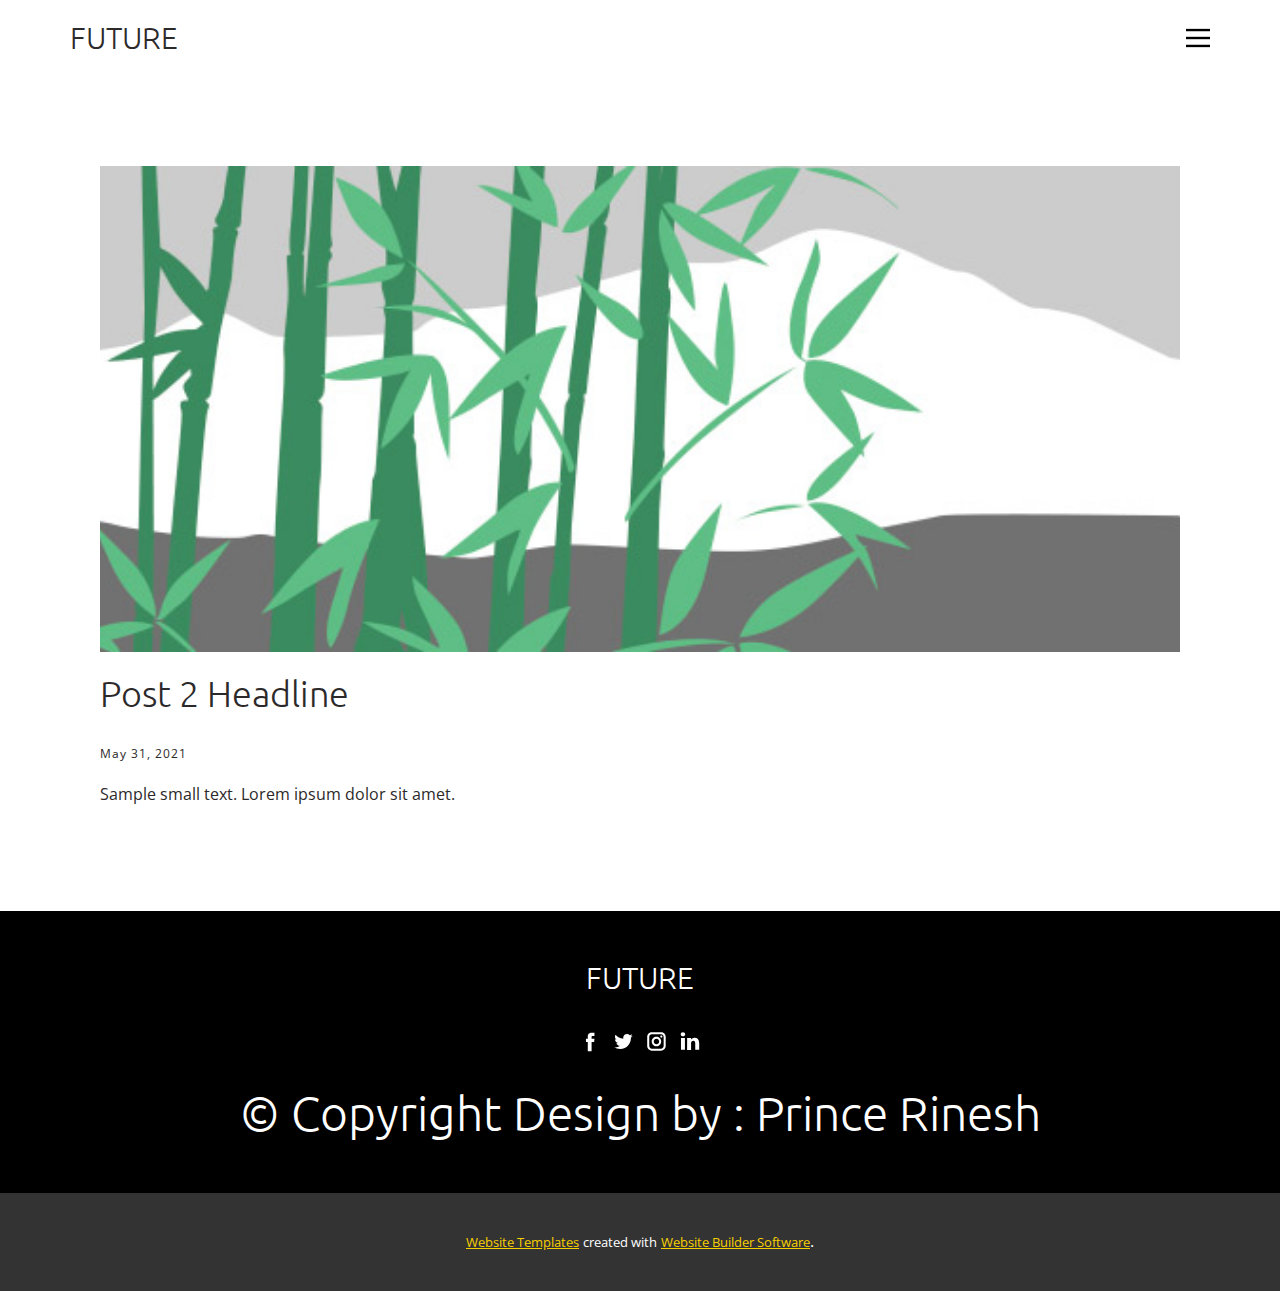
<file: blog/post-1.html>
<!doctype html>
<html style="font-size: 16px;"><head>
    <meta name="viewport" content="width=device-width, initial-scale=1.0">
    <meta charset="utf-8">
    <meta name="keywords" content="Post 1 Headline">
    <meta name="description" content="">
    <meta name="page_type" content="np-template-header-footer-from-plugin">
    <title>Post 2 Headline</title>
    <link rel="stylesheet" href="../nicepage.css" media="screen">
<link rel="stylesheet" href="../Post-Template.css" media="screen">
    <script class="u-script" type="text/javascript" src="../jquery.js" defer=""></script>
    <script class="u-script" type="text/javascript" src="../nicepage.js" defer=""></script>
    <meta name="generator" content="Nicepage 3.16.1, nicepage.com">
    <link id="u-theme-google-font" rel="stylesheet" href="https://fonts.googleapis.com/css?family=Ubuntu:300,300i,400,400i,500,500i,700,700i|Open+Sans:300,300i,400,400i,600,600i,700,700i,800,800i">
    
    
    <script type="application/ld+json">{
		"@context": "http://schema.org",
		"@type": "Organization",
		"name": "",
		"url": "index.html",
		"sameAs": [
				"https://nicepage.com/k/card-html-templates"
		]
}</script>
    <meta property="og:title" content="Post Template">
    <meta property="og:type" content="website">
    <meta name="theme-color" content="#f7cf00">
    <link rel="canonical" href="../index.html">
    <meta property="og:url" content="index.html">
  </head>
  <body class="u-body"><header class="u-clearfix u-header u-header" id="sec-d5ff"><div class="u-clearfix u-sheet u-sheet-1">
        <nav class="u-align-left u-menu u-menu-dropdown u-nav-spacing-25 u-offcanvas u-menu-1" data-responsive-from="XL">
          <div class="menu-collapse">
            <a class="u-button-style u-nav-link u-text-black" href="#" style="padding: 4px 0px; font-size: calc(1em + 8px);">
              <svg class="u-svg-link" preserveAspectRatio="xMidYMin slice" viewBox="0 0 302 302" style="undefined"><use xmlns:xlink="http://www.w3.org/1999/xlink" xlink:href="#svg-7b92"></use></svg>
              <svg xmlns="http://www.w3.org/2000/svg" xmlns:xlink="http://www.w3.org/1999/xlink" version="1.1" id="svg-7b92" x="0px" y="0px" viewBox="0 0 302 302" style="enable-background:new 0 0 302 302;" xml:space="preserve" class="u-svg-content"><g><rect y="36" width="302" height="30"></rect><rect y="236" width="302" height="30"></rect><rect y="136" width="302" height="30"></rect>
</g><g></g><g></g><g></g><g></g><g></g><g></g><g></g><g></g><g></g><g></g><g></g><g></g><g></g><g></g><g></g></svg>
            </a>
          </div>
          <div class="u-nav-container">
            <ul class="u-nav u-spacing-25 u-unstyled"><li class="u-nav-item"><a class="u-button-style u-nav-link" href="../Home.html" style="padding: 8px 0px;">Home</a>
</li><li class="u-nav-item"><a class="u-button-style u-nav-link" href="../About.html" style="padding: 8px 0px;">About</a>
</li><li class="u-nav-item"><a class="u-button-style u-nav-link" href="../Contact.html" style="padding: 8px 0px;">Contact</a>
</li></ul>
          </div>
          <div class="u-nav-container-collapse">
            <div class="u-align-center u-black u-container-style u-inner-container-layout u-opacity u-opacity-95 u-sidenav">
              <div class="u-sidenav-overflow">
                <div class="u-menu-close"></div>
                <ul class="u-align-center u-nav u-popupmenu-items u-unstyled u-nav-2"><li class="u-nav-item"><a class="u-button-style u-nav-link" href="../Home.html">Home</a>
</li><li class="u-nav-item"><a class="u-button-style u-nav-link" href="../About.html">About</a>
</li><li class="u-nav-item"><a class="u-button-style u-nav-link" href="../Contact.html">Contact</a>
</li></ul>
              </div>
            </div>
            <div class="u-black u-menu-overlay u-opacity u-opacity-70"></div>
          </div>
        </nav>
        <h3 class="u-align-left-md u-align-left-sm u-align-left-xs u-headline u-text u-text-1">
          <a href="/">FUTURE</a>
        </h3>
      </div></header>
    <section class="u-align-center u-clearfix u-section-1" id="sec-ac87">
      <div class="u-clearfix u-sheet u-valign-middle-md u-valign-middle-sm u-valign-middle-xs u-sheet-1"><!--post_details--><!--post_details_options_json--><!--{"source":""}--><!--/post_details_options_json--><!--blog_post-->
        <div class="u-container-style u-expanded-width u-post-details u-post-details-1">
          <div class="u-container-layout u-valign-middle u-container-layout-1"><!--blog_post_image-->
            <img alt="" class="u-blog-control u-expanded-width u-image u-image-default u-image-1" src="[data-uri]"><!--/blog_post_image--><!--blog_post_header-->
            <h2 class="u-blog-control u-text u-text-1">Post 2 Headline</h2><!--/blog_post_header--><!--blog_post_metadata-->
            <div class="u-blog-control u-metadata u-metadata-1"><!--blog_post_metadata_date-->
              <span class="u-meta-date u-meta-icon">May 31, 2021</span><!--/blog_post_metadata_date--><!--blog_post_metadata_category-->
              <!--/blog_post_metadata_category--><!--blog_post_metadata_comments-->
              <!--/blog_post_metadata_comments-->
            </div><!--/blog_post_metadata--><!--blog_post_content-->
            <div class="u-align-justify u-blog-control u-post-content u-text u-text-2 fr-view">
  Sample small text. Lorem ipsum dolor sit amet.
  </div><!--/blog_post_content-->
          </div>
        </div><!--/blog_post--><!--/post_details-->
      </div>
    </section>
    
    
    <footer class="u-black u-clearfix u-footer" id="sec-1ced"><div class="u-clearfix u-sheet u-sheet-1">
        <h3 class="u-align-center u-headline u-text u-text-1">
          <a href="/">FUTURE</a>
        </h3>
        <div class="u-align-left u-social-icons u-spacing-10 u-social-icons-1">
          <a class="u-social-url" target="_blank" href=""><span class="u-icon u-icon-circle u-social-facebook u-social-icon u-icon-1"><svg class="u-svg-link" preserveAspectRatio="xMidYMin slice" viewBox="0 0 112.2 112.2" style=""><use xmlns:xlink="http://www.w3.org/1999/xlink" xlink:href="#svg-7a70"></use></svg><svg xmlns="http://www.w3.org/2000/svg" xmlns:xlink="http://www.w3.org/1999/xlink" version="1.1" xml:space="preserve" class="u-svg-content" viewBox="0 0 112.2 112.2" x="0px" y="0px" id="svg-7a70"><path d="M75.5,28.8H65.4c-1.5,0-4,0.9-4,4.3v9.4h13.9l-1.5,15.8H61.4v45.1H42.8V58.3h-8.8V42.4h8.8V32.2 c0-7.4,3.4-18.8,18.8-18.8h13.8v15.4H75.5z"></path></svg></span>
          </a>
          <a class="u-social-url" target="_blank" href=""><span class="u-icon u-icon-circle u-social-icon u-social-twitter u-icon-2"><svg class="u-svg-link" preserveAspectRatio="xMidYMin slice" viewBox="0 0 112.2 112.2" style=""><use xmlns:xlink="http://www.w3.org/1999/xlink" xlink:href="#svg-6689"></use></svg><svg xmlns="http://www.w3.org/2000/svg" xmlns:xlink="http://www.w3.org/1999/xlink" version="1.1" xml:space="preserve" class="u-svg-content" viewBox="0 0 112.2 112.2" x="0px" y="0px" id="svg-6689"><path d="M92.2,38.2c0,0.8,0,1.6,0,2.3c0,24.3-18.6,52.4-52.6,52.4c-10.6,0.1-20.2-2.9-28.5-8.2 c1.4,0.2,2.9,0.2,4.4,0.2c8.7,0,16.7-2.9,23-7.9c-8.1-0.2-14.9-5.5-17.3-12.8c1.1,0.2,2.4,0.2,3.4,0.2c1.6,0,3.3-0.2,4.8-0.7 c-8.4-1.6-14.9-9.2-14.9-18c0-0.2,0-0.2,0-0.2c2.5,1.4,5.4,2.2,8.4,2.3c-5-3.3-8.3-8.9-8.3-15.4c0-3.4,1-6.5,2.5-9.2 c9.1,11.1,22.7,18.5,38,19.2c-0.2-1.4-0.4-2.8-0.4-4.3c0.1-10,8.3-18.2,18.5-18.2c5.4,0,10.1,2.2,13.5,5.7c4.3-0.8,8.1-2.3,11.7-4.5 c-1.4,4.3-4.3,7.9-8.1,10.1c3.7-0.4,7.3-1.4,10.6-2.9C98.9,32.3,95.7,35.5,92.2,38.2z"></path></svg></span>
          </a>
          <a class="u-social-url" target="_blank" href="https://nicepage.com/k/card-html-templates" title="https://instagram.com/prince_rinesh"><span class="u-icon u-icon-circle u-social-icon u-social-instagram u-icon-3"><svg class="u-svg-link" preserveAspectRatio="xMidYMin slice" viewBox="0 0 112.2 112.2" style=""><use xmlns:xlink="http://www.w3.org/1999/xlink" xlink:href="#svg-7175"></use></svg><svg xmlns="http://www.w3.org/2000/svg" xmlns:xlink="http://www.w3.org/1999/xlink" version="1.1" xml:space="preserve" class="u-svg-content" viewBox="0 0 112.2 112.2" x="0px" y="0px" id="svg-7175"><path d="M55.9,32.9c-12.8,0-23.2,10.4-23.2,23.2s10.4,23.2,23.2,23.2s23.2-10.4,23.2-23.2S68.7,32.9,55.9,32.9z M55.9,69.4c-7.4,0-13.3-6-13.3-13.3c-0.1-7.4,6-13.3,13.3-13.3s13.3,6,13.3,13.3C69.3,63.5,63.3,69.4,55.9,69.4z"></path><path d="M79.7,26.8c-3,0-5.4,2.5-5.4,5.4s2.5,5.4,5.4,5.4c3,0,5.4-2.5,5.4-5.4S82.7,26.8,79.7,26.8z"></path><path d="M78.2,11H33.5C21,11,10.8,21.3,10.8,33.7v44.7c0,12.6,10.2,22.8,22.7,22.8h44.7c12.6,0,22.7-10.2,22.7-22.7 V33.7C100.8,21.1,90.6,11,78.2,11z M91,78.4c0,7.1-5.8,12.8-12.8,12.8H33.5c-7.1,0-12.8-5.8-12.8-12.8V33.7 c0-7.1,5.8-12.8,12.8-12.8h44.7c7.1,0,12.8,5.8,12.8,12.8V78.4z"></path></svg></span>
          </a>
          <a class="u-social-url" target="_blank" href=""><span class="u-icon u-icon-circle u-social-icon u-social-linkedin u-icon-4"><svg class="u-svg-link" preserveAspectRatio="xMidYMin slice" viewBox="0 0 112.2 112.2" style=""><use xmlns:xlink="http://www.w3.org/1999/xlink" xlink:href="#svg-67a0"></use></svg><svg xmlns="http://www.w3.org/2000/svg" xmlns:xlink="http://www.w3.org/1999/xlink" version="1.1" xml:space="preserve" class="u-svg-content" viewBox="0 0 112.2 112.2" x="0px" y="0px" id="svg-67a0"><path d="M33.8,96.8H14.5v-58h19.3V96.8z M24.1,30.9L24.1,30.9c-6.6,0-10.8-4.5-10.8-10.1c0-5.8,4.3-10.1,10.9-10.1 S34.9,15,35.1,20.8C35.1,26.4,30.8,30.9,24.1,30.9z M103.3,96.8H84.1v-31c0-7.8-2.7-13.1-9.8-13.1c-5.3,0-8.5,3.6-9.9,7.1 c-0.6,1.3-0.6,3-0.6,4.8V97H44.5c0,0,0.3-52.6,0-58h19.3v8.2c2.6-3.9,7.2-9.6,17.4-9.6c12.7,0,22.2,8.4,22.2,26.1V96.8z"></path></svg></span>
          </a>
        </div>
        <h1 class="u-align-center u-text u-title u-text-2">© Copyright Design by : Prince Rinesh </h1>
      </div></footer>
    <section class="u-backlink u-clearfix u-grey-80">
      <a class="u-link" href="https://nicepage.com/website-templates" target="_blank">
        <span>Website Templates</span>
      </a>
      <p class="u-text">
        <span>created with</span>
      </p>
      <a class="u-link" href="https://nicepage.com/" target="_blank">
        <span>Website Builder Software</span>
      </a>. 
    </section>
  
</body></html>
</file>
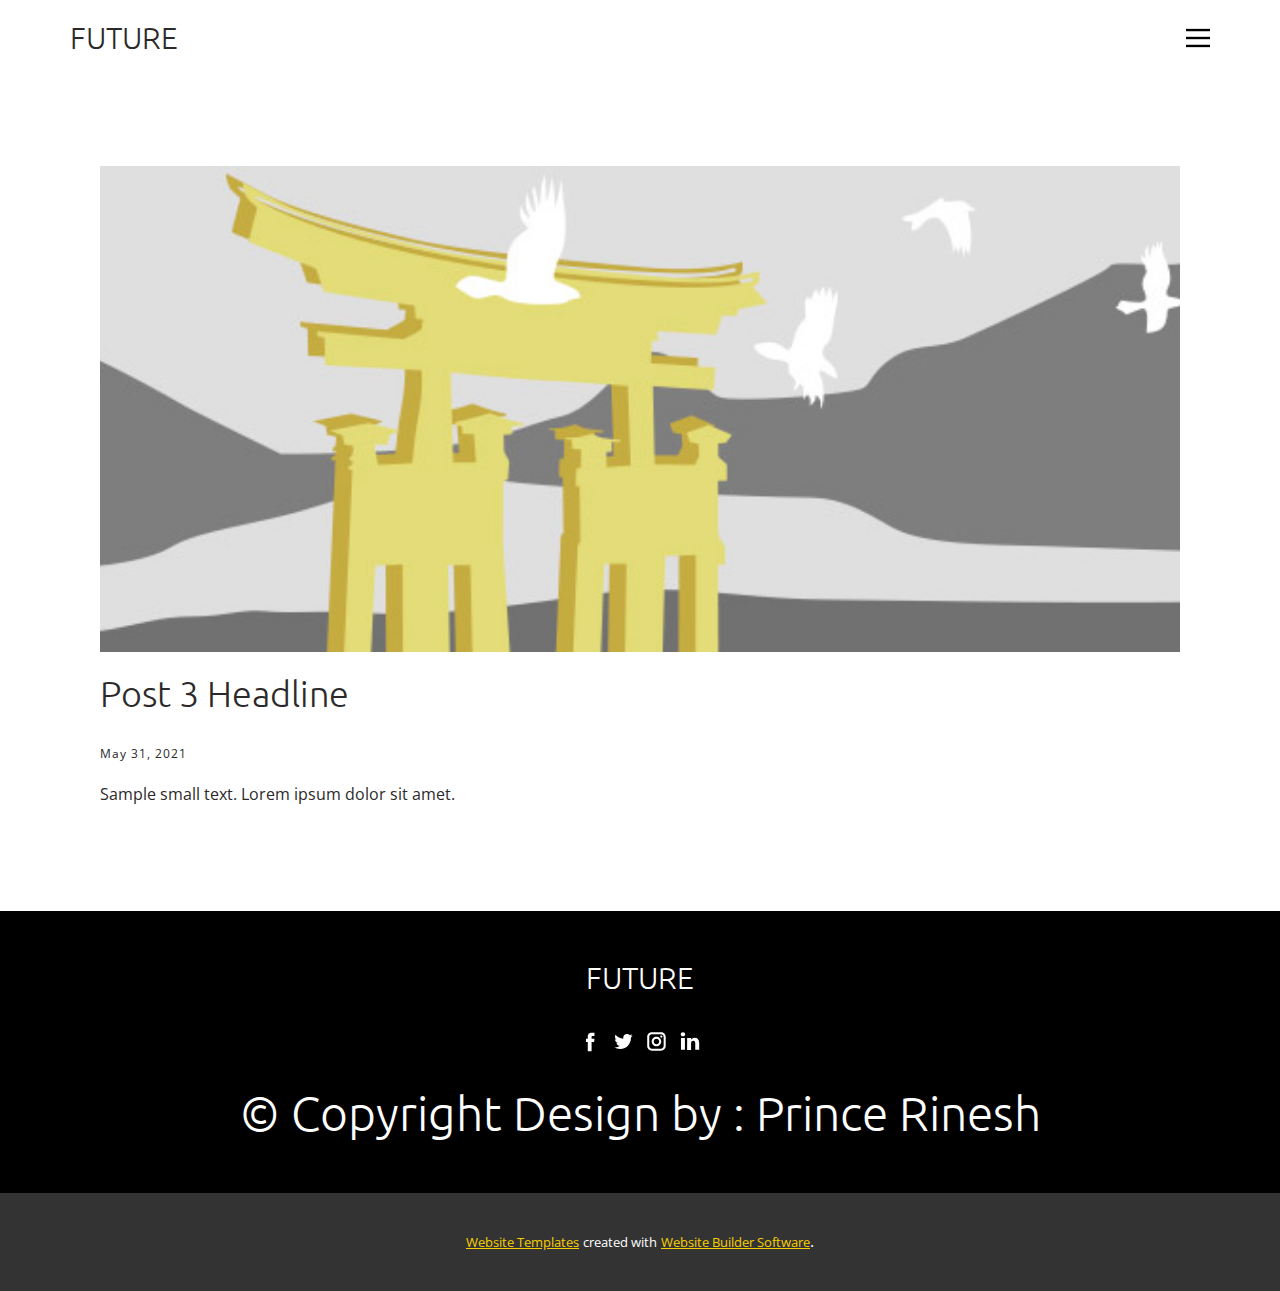
<file: blog/post-2.html>
<!doctype html>
<html style="font-size: 16px;"><head>
    <meta name="viewport" content="width=device-width, initial-scale=1.0">
    <meta charset="utf-8">
    <meta name="keywords" content="Post 1 Headline">
    <meta name="description" content="">
    <meta name="page_type" content="np-template-header-footer-from-plugin">
    <title>Post 3 Headline</title>
    <link rel="stylesheet" href="../nicepage.css" media="screen">
<link rel="stylesheet" href="../Post-Template.css" media="screen">
    <script class="u-script" type="text/javascript" src="../jquery.js" defer=""></script>
    <script class="u-script" type="text/javascript" src="../nicepage.js" defer=""></script>
    <meta name="generator" content="Nicepage 3.16.1, nicepage.com">
    <link id="u-theme-google-font" rel="stylesheet" href="https://fonts.googleapis.com/css?family=Ubuntu:300,300i,400,400i,500,500i,700,700i|Open+Sans:300,300i,400,400i,600,600i,700,700i,800,800i">
    
    
    <script type="application/ld+json">{
		"@context": "http://schema.org",
		"@type": "Organization",
		"name": "",
		"url": "index.html",
		"sameAs": [
				"https://nicepage.com/k/card-html-templates"
		]
}</script>
    <meta property="og:title" content="Post Template">
    <meta property="og:type" content="website">
    <meta name="theme-color" content="#f7cf00">
    <link rel="canonical" href="../index.html">
    <meta property="og:url" content="index.html">
  </head>
  <body class="u-body"><header class="u-clearfix u-header u-header" id="sec-d5ff"><div class="u-clearfix u-sheet u-sheet-1">
        <nav class="u-align-left u-menu u-menu-dropdown u-nav-spacing-25 u-offcanvas u-menu-1" data-responsive-from="XL">
          <div class="menu-collapse">
            <a class="u-button-style u-nav-link u-text-black" href="#" style="padding: 4px 0px; font-size: calc(1em + 8px);">
              <svg class="u-svg-link" preserveAspectRatio="xMidYMin slice" viewBox="0 0 302 302" style="undefined"><use xmlns:xlink="http://www.w3.org/1999/xlink" xlink:href="#svg-7b92"></use></svg>
              <svg xmlns="http://www.w3.org/2000/svg" xmlns:xlink="http://www.w3.org/1999/xlink" version="1.1" id="svg-7b92" x="0px" y="0px" viewBox="0 0 302 302" style="enable-background:new 0 0 302 302;" xml:space="preserve" class="u-svg-content"><g><rect y="36" width="302" height="30"></rect><rect y="236" width="302" height="30"></rect><rect y="136" width="302" height="30"></rect>
</g><g></g><g></g><g></g><g></g><g></g><g></g><g></g><g></g><g></g><g></g><g></g><g></g><g></g><g></g><g></g></svg>
            </a>
          </div>
          <div class="u-nav-container">
            <ul class="u-nav u-spacing-25 u-unstyled"><li class="u-nav-item"><a class="u-button-style u-nav-link" href="../Home.html" style="padding: 8px 0px;">Home</a>
</li><li class="u-nav-item"><a class="u-button-style u-nav-link" href="../About.html" style="padding: 8px 0px;">About</a>
</li><li class="u-nav-item"><a class="u-button-style u-nav-link" href="../Contact.html" style="padding: 8px 0px;">Contact</a>
</li></ul>
          </div>
          <div class="u-nav-container-collapse">
            <div class="u-align-center u-black u-container-style u-inner-container-layout u-opacity u-opacity-95 u-sidenav">
              <div class="u-sidenav-overflow">
                <div class="u-menu-close"></div>
                <ul class="u-align-center u-nav u-popupmenu-items u-unstyled u-nav-2"><li class="u-nav-item"><a class="u-button-style u-nav-link" href="../Home.html">Home</a>
</li><li class="u-nav-item"><a class="u-button-style u-nav-link" href="../About.html">About</a>
</li><li class="u-nav-item"><a class="u-button-style u-nav-link" href="../Contact.html">Contact</a>
</li></ul>
              </div>
            </div>
            <div class="u-black u-menu-overlay u-opacity u-opacity-70"></div>
          </div>
        </nav>
        <h3 class="u-align-left-md u-align-left-sm u-align-left-xs u-headline u-text u-text-1">
          <a href="/">FUTURE</a>
        </h3>
      </div></header>
    <section class="u-align-center u-clearfix u-section-1" id="sec-ac87">
      <div class="u-clearfix u-sheet u-valign-middle-md u-valign-middle-sm u-valign-middle-xs u-sheet-1"><!--post_details--><!--post_details_options_json--><!--{"source":""}--><!--/post_details_options_json--><!--blog_post-->
        <div class="u-container-style u-expanded-width u-post-details u-post-details-1">
          <div class="u-container-layout u-valign-middle u-container-layout-1"><!--blog_post_image-->
            <img alt="" class="u-blog-control u-expanded-width u-image u-image-default u-image-1" src="[data-uri]"><!--/blog_post_image--><!--blog_post_header-->
            <h2 class="u-blog-control u-text u-text-1">Post 3 Headline</h2><!--/blog_post_header--><!--blog_post_metadata-->
            <div class="u-blog-control u-metadata u-metadata-1"><!--blog_post_metadata_date-->
              <span class="u-meta-date u-meta-icon">May 31, 2021</span><!--/blog_post_metadata_date--><!--blog_post_metadata_category-->
              <!--/blog_post_metadata_category--><!--blog_post_metadata_comments-->
              <!--/blog_post_metadata_comments-->
            </div><!--/blog_post_metadata--><!--blog_post_content-->
            <div class="u-align-justify u-blog-control u-post-content u-text u-text-2 fr-view">
  Sample small text. Lorem ipsum dolor sit amet.
  </div><!--/blog_post_content-->
          </div>
        </div><!--/blog_post--><!--/post_details-->
      </div>
    </section>
    
    
    <footer class="u-black u-clearfix u-footer" id="sec-1ced"><div class="u-clearfix u-sheet u-sheet-1">
        <h3 class="u-align-center u-headline u-text u-text-1">
          <a href="/">FUTURE</a>
        </h3>
        <div class="u-align-left u-social-icons u-spacing-10 u-social-icons-1">
          <a class="u-social-url" target="_blank" href=""><span class="u-icon u-icon-circle u-social-facebook u-social-icon u-icon-1"><svg class="u-svg-link" preserveAspectRatio="xMidYMin slice" viewBox="0 0 112.2 112.2" style=""><use xmlns:xlink="http://www.w3.org/1999/xlink" xlink:href="#svg-7a70"></use></svg><svg xmlns="http://www.w3.org/2000/svg" xmlns:xlink="http://www.w3.org/1999/xlink" version="1.1" xml:space="preserve" class="u-svg-content" viewBox="0 0 112.2 112.2" x="0px" y="0px" id="svg-7a70"><path d="M75.5,28.8H65.4c-1.5,0-4,0.9-4,4.3v9.4h13.9l-1.5,15.8H61.4v45.1H42.8V58.3h-8.8V42.4h8.8V32.2 c0-7.4,3.4-18.8,18.8-18.8h13.8v15.4H75.5z"></path></svg></span>
          </a>
          <a class="u-social-url" target="_blank" href=""><span class="u-icon u-icon-circle u-social-icon u-social-twitter u-icon-2"><svg class="u-svg-link" preserveAspectRatio="xMidYMin slice" viewBox="0 0 112.2 112.2" style=""><use xmlns:xlink="http://www.w3.org/1999/xlink" xlink:href="#svg-6689"></use></svg><svg xmlns="http://www.w3.org/2000/svg" xmlns:xlink="http://www.w3.org/1999/xlink" version="1.1" xml:space="preserve" class="u-svg-content" viewBox="0 0 112.2 112.2" x="0px" y="0px" id="svg-6689"><path d="M92.2,38.2c0,0.8,0,1.6,0,2.3c0,24.3-18.6,52.4-52.6,52.4c-10.6,0.1-20.2-2.9-28.5-8.2 c1.4,0.2,2.9,0.2,4.4,0.2c8.7,0,16.7-2.9,23-7.9c-8.1-0.2-14.9-5.5-17.3-12.8c1.1,0.2,2.4,0.2,3.4,0.2c1.6,0,3.3-0.2,4.8-0.7 c-8.4-1.6-14.9-9.2-14.9-18c0-0.2,0-0.2,0-0.2c2.5,1.4,5.4,2.2,8.4,2.3c-5-3.3-8.3-8.9-8.3-15.4c0-3.4,1-6.5,2.5-9.2 c9.1,11.1,22.7,18.5,38,19.2c-0.2-1.4-0.4-2.8-0.4-4.3c0.1-10,8.3-18.2,18.5-18.2c5.4,0,10.1,2.2,13.5,5.7c4.3-0.8,8.1-2.3,11.7-4.5 c-1.4,4.3-4.3,7.9-8.1,10.1c3.7-0.4,7.3-1.4,10.6-2.9C98.9,32.3,95.7,35.5,92.2,38.2z"></path></svg></span>
          </a>
          <a class="u-social-url" target="_blank" href="https://nicepage.com/k/card-html-templates" title="https://instagram.com/prince_rinesh"><span class="u-icon u-icon-circle u-social-icon u-social-instagram u-icon-3"><svg class="u-svg-link" preserveAspectRatio="xMidYMin slice" viewBox="0 0 112.2 112.2" style=""><use xmlns:xlink="http://www.w3.org/1999/xlink" xlink:href="#svg-7175"></use></svg><svg xmlns="http://www.w3.org/2000/svg" xmlns:xlink="http://www.w3.org/1999/xlink" version="1.1" xml:space="preserve" class="u-svg-content" viewBox="0 0 112.2 112.2" x="0px" y="0px" id="svg-7175"><path d="M55.9,32.9c-12.8,0-23.2,10.4-23.2,23.2s10.4,23.2,23.2,23.2s23.2-10.4,23.2-23.2S68.7,32.9,55.9,32.9z M55.9,69.4c-7.4,0-13.3-6-13.3-13.3c-0.1-7.4,6-13.3,13.3-13.3s13.3,6,13.3,13.3C69.3,63.5,63.3,69.4,55.9,69.4z"></path><path d="M79.7,26.8c-3,0-5.4,2.5-5.4,5.4s2.5,5.4,5.4,5.4c3,0,5.4-2.5,5.4-5.4S82.7,26.8,79.7,26.8z"></path><path d="M78.2,11H33.5C21,11,10.8,21.3,10.8,33.7v44.7c0,12.6,10.2,22.8,22.7,22.8h44.7c12.6,0,22.7-10.2,22.7-22.7 V33.7C100.8,21.1,90.6,11,78.2,11z M91,78.4c0,7.1-5.8,12.8-12.8,12.8H33.5c-7.1,0-12.8-5.8-12.8-12.8V33.7 c0-7.1,5.8-12.8,12.8-12.8h44.7c7.1,0,12.8,5.8,12.8,12.8V78.4z"></path></svg></span>
          </a>
          <a class="u-social-url" target="_blank" href=""><span class="u-icon u-icon-circle u-social-icon u-social-linkedin u-icon-4"><svg class="u-svg-link" preserveAspectRatio="xMidYMin slice" viewBox="0 0 112.2 112.2" style=""><use xmlns:xlink="http://www.w3.org/1999/xlink" xlink:href="#svg-67a0"></use></svg><svg xmlns="http://www.w3.org/2000/svg" xmlns:xlink="http://www.w3.org/1999/xlink" version="1.1" xml:space="preserve" class="u-svg-content" viewBox="0 0 112.2 112.2" x="0px" y="0px" id="svg-67a0"><path d="M33.8,96.8H14.5v-58h19.3V96.8z M24.1,30.9L24.1,30.9c-6.6,0-10.8-4.5-10.8-10.1c0-5.8,4.3-10.1,10.9-10.1 S34.9,15,35.1,20.8C35.1,26.4,30.8,30.9,24.1,30.9z M103.3,96.8H84.1v-31c0-7.8-2.7-13.1-9.8-13.1c-5.3,0-8.5,3.6-9.9,7.1 c-0.6,1.3-0.6,3-0.6,4.8V97H44.5c0,0,0.3-52.6,0-58h19.3v8.2c2.6-3.9,7.2-9.6,17.4-9.6c12.7,0,22.2,8.4,22.2,26.1V96.8z"></path></svg></span>
          </a>
        </div>
        <h1 class="u-align-center u-text u-title u-text-2">© Copyright Design by : Prince Rinesh </h1>
      </div></footer>
    <section class="u-backlink u-clearfix u-grey-80">
      <a class="u-link" href="https://nicepage.com/website-templates" target="_blank">
        <span>Website Templates</span>
      </a>
      <p class="u-text">
        <span>created with</span>
      </p>
      <a class="u-link" href="https://nicepage.com/" target="_blank">
        <span>Website Builder Software</span>
      </a>. 
    </section>
  
</body></html>
</file>
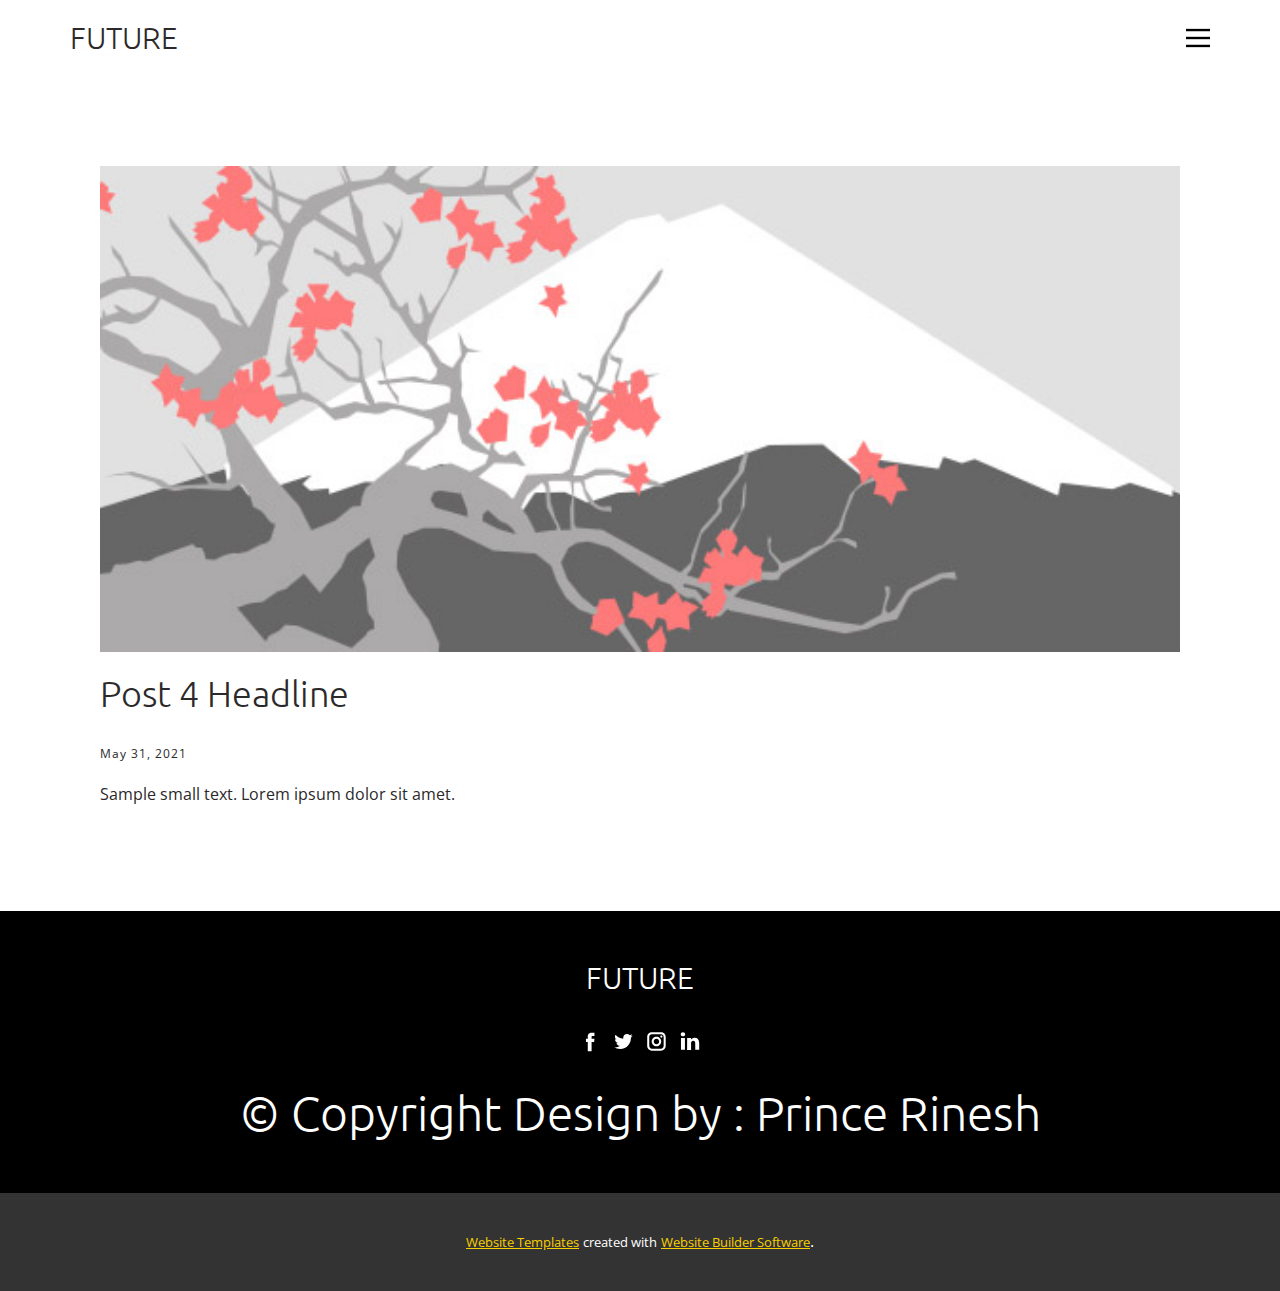
<file: blog/post-3.html>
<!doctype html>
<html style="font-size: 16px;"><head>
    <meta name="viewport" content="width=device-width, initial-scale=1.0">
    <meta charset="utf-8">
    <meta name="keywords" content="Post 1 Headline">
    <meta name="description" content="">
    <meta name="page_type" content="np-template-header-footer-from-plugin">
    <title>Post 4 Headline</title>
    <link rel="stylesheet" href="../nicepage.css" media="screen">
<link rel="stylesheet" href="../Post-Template.css" media="screen">
    <script class="u-script" type="text/javascript" src="../jquery.js" defer=""></script>
    <script class="u-script" type="text/javascript" src="../nicepage.js" defer=""></script>
    <meta name="generator" content="Nicepage 3.16.1, nicepage.com">
    <link id="u-theme-google-font" rel="stylesheet" href="https://fonts.googleapis.com/css?family=Ubuntu:300,300i,400,400i,500,500i,700,700i|Open+Sans:300,300i,400,400i,600,600i,700,700i,800,800i">
    
    
    <script type="application/ld+json">{
		"@context": "http://schema.org",
		"@type": "Organization",
		"name": "",
		"url": "index.html",
		"sameAs": [
				"https://nicepage.com/k/card-html-templates"
		]
}</script>
    <meta property="og:title" content="Post Template">
    <meta property="og:type" content="website">
    <meta name="theme-color" content="#f7cf00">
    <link rel="canonical" href="../index.html">
    <meta property="og:url" content="index.html">
  </head>
  <body class="u-body"><header class="u-clearfix u-header u-header" id="sec-d5ff"><div class="u-clearfix u-sheet u-sheet-1">
        <nav class="u-align-left u-menu u-menu-dropdown u-nav-spacing-25 u-offcanvas u-menu-1" data-responsive-from="XL">
          <div class="menu-collapse">
            <a class="u-button-style u-nav-link u-text-black" href="#" style="padding: 4px 0px; font-size: calc(1em + 8px);">
              <svg class="u-svg-link" preserveAspectRatio="xMidYMin slice" viewBox="0 0 302 302" style="undefined"><use xmlns:xlink="http://www.w3.org/1999/xlink" xlink:href="#svg-7b92"></use></svg>
              <svg xmlns="http://www.w3.org/2000/svg" xmlns:xlink="http://www.w3.org/1999/xlink" version="1.1" id="svg-7b92" x="0px" y="0px" viewBox="0 0 302 302" style="enable-background:new 0 0 302 302;" xml:space="preserve" class="u-svg-content"><g><rect y="36" width="302" height="30"></rect><rect y="236" width="302" height="30"></rect><rect y="136" width="302" height="30"></rect>
</g><g></g><g></g><g></g><g></g><g></g><g></g><g></g><g></g><g></g><g></g><g></g><g></g><g></g><g></g><g></g></svg>
            </a>
          </div>
          <div class="u-nav-container">
            <ul class="u-nav u-spacing-25 u-unstyled"><li class="u-nav-item"><a class="u-button-style u-nav-link" href="../Home.html" style="padding: 8px 0px;">Home</a>
</li><li class="u-nav-item"><a class="u-button-style u-nav-link" href="../About.html" style="padding: 8px 0px;">About</a>
</li><li class="u-nav-item"><a class="u-button-style u-nav-link" href="../Contact.html" style="padding: 8px 0px;">Contact</a>
</li></ul>
          </div>
          <div class="u-nav-container-collapse">
            <div class="u-align-center u-black u-container-style u-inner-container-layout u-opacity u-opacity-95 u-sidenav">
              <div class="u-sidenav-overflow">
                <div class="u-menu-close"></div>
                <ul class="u-align-center u-nav u-popupmenu-items u-unstyled u-nav-2"><li class="u-nav-item"><a class="u-button-style u-nav-link" href="../Home.html">Home</a>
</li><li class="u-nav-item"><a class="u-button-style u-nav-link" href="../About.html">About</a>
</li><li class="u-nav-item"><a class="u-button-style u-nav-link" href="../Contact.html">Contact</a>
</li></ul>
              </div>
            </div>
            <div class="u-black u-menu-overlay u-opacity u-opacity-70"></div>
          </div>
        </nav>
        <h3 class="u-align-left-md u-align-left-sm u-align-left-xs u-headline u-text u-text-1">
          <a href="/">FUTURE</a>
        </h3>
      </div></header>
    <section class="u-align-center u-clearfix u-section-1" id="sec-ac87">
      <div class="u-clearfix u-sheet u-valign-middle-md u-valign-middle-sm u-valign-middle-xs u-sheet-1"><!--post_details--><!--post_details_options_json--><!--{"source":""}--><!--/post_details_options_json--><!--blog_post-->
        <div class="u-container-style u-expanded-width u-post-details u-post-details-1">
          <div class="u-container-layout u-valign-middle u-container-layout-1"><!--blog_post_image-->
            <img alt="" class="u-blog-control u-expanded-width u-image u-image-default u-image-1" src="[data-uri]"><!--/blog_post_image--><!--blog_post_header-->
            <h2 class="u-blog-control u-text u-text-1">Post 4 Headline</h2><!--/blog_post_header--><!--blog_post_metadata-->
            <div class="u-blog-control u-metadata u-metadata-1"><!--blog_post_metadata_date-->
              <span class="u-meta-date u-meta-icon">May 31, 2021</span><!--/blog_post_metadata_date--><!--blog_post_metadata_category-->
              <!--/blog_post_metadata_category--><!--blog_post_metadata_comments-->
              <!--/blog_post_metadata_comments-->
            </div><!--/blog_post_metadata--><!--blog_post_content-->
            <div class="u-align-justify u-blog-control u-post-content u-text u-text-2 fr-view">
  Sample small text. Lorem ipsum dolor sit amet.
  </div><!--/blog_post_content-->
          </div>
        </div><!--/blog_post--><!--/post_details-->
      </div>
    </section>
    
    
    <footer class="u-black u-clearfix u-footer" id="sec-1ced"><div class="u-clearfix u-sheet u-sheet-1">
        <h3 class="u-align-center u-headline u-text u-text-1">
          <a href="/">FUTURE</a>
        </h3>
        <div class="u-align-left u-social-icons u-spacing-10 u-social-icons-1">
          <a class="u-social-url" target="_blank" href=""><span class="u-icon u-icon-circle u-social-facebook u-social-icon u-icon-1"><svg class="u-svg-link" preserveAspectRatio="xMidYMin slice" viewBox="0 0 112.2 112.2" style=""><use xmlns:xlink="http://www.w3.org/1999/xlink" xlink:href="#svg-7a70"></use></svg><svg xmlns="http://www.w3.org/2000/svg" xmlns:xlink="http://www.w3.org/1999/xlink" version="1.1" xml:space="preserve" class="u-svg-content" viewBox="0 0 112.2 112.2" x="0px" y="0px" id="svg-7a70"><path d="M75.5,28.8H65.4c-1.5,0-4,0.9-4,4.3v9.4h13.9l-1.5,15.8H61.4v45.1H42.8V58.3h-8.8V42.4h8.8V32.2 c0-7.4,3.4-18.8,18.8-18.8h13.8v15.4H75.5z"></path></svg></span>
          </a>
          <a class="u-social-url" target="_blank" href=""><span class="u-icon u-icon-circle u-social-icon u-social-twitter u-icon-2"><svg class="u-svg-link" preserveAspectRatio="xMidYMin slice" viewBox="0 0 112.2 112.2" style=""><use xmlns:xlink="http://www.w3.org/1999/xlink" xlink:href="#svg-6689"></use></svg><svg xmlns="http://www.w3.org/2000/svg" xmlns:xlink="http://www.w3.org/1999/xlink" version="1.1" xml:space="preserve" class="u-svg-content" viewBox="0 0 112.2 112.2" x="0px" y="0px" id="svg-6689"><path d="M92.2,38.2c0,0.8,0,1.6,0,2.3c0,24.3-18.6,52.4-52.6,52.4c-10.6,0.1-20.2-2.9-28.5-8.2 c1.4,0.2,2.9,0.2,4.4,0.2c8.7,0,16.7-2.9,23-7.9c-8.1-0.2-14.9-5.5-17.3-12.8c1.1,0.2,2.4,0.2,3.4,0.2c1.6,0,3.3-0.2,4.8-0.7 c-8.4-1.6-14.9-9.2-14.9-18c0-0.2,0-0.2,0-0.2c2.5,1.4,5.4,2.2,8.4,2.3c-5-3.3-8.3-8.9-8.3-15.4c0-3.4,1-6.5,2.5-9.2 c9.1,11.1,22.7,18.5,38,19.2c-0.2-1.4-0.4-2.8-0.4-4.3c0.1-10,8.3-18.2,18.5-18.2c5.4,0,10.1,2.2,13.5,5.7c4.3-0.8,8.1-2.3,11.7-4.5 c-1.4,4.3-4.3,7.9-8.1,10.1c3.7-0.4,7.3-1.4,10.6-2.9C98.9,32.3,95.7,35.5,92.2,38.2z"></path></svg></span>
          </a>
          <a class="u-social-url" target="_blank" href="https://nicepage.com/k/card-html-templates" title="https://instagram.com/prince_rinesh"><span class="u-icon u-icon-circle u-social-icon u-social-instagram u-icon-3"><svg class="u-svg-link" preserveAspectRatio="xMidYMin slice" viewBox="0 0 112.2 112.2" style=""><use xmlns:xlink="http://www.w3.org/1999/xlink" xlink:href="#svg-7175"></use></svg><svg xmlns="http://www.w3.org/2000/svg" xmlns:xlink="http://www.w3.org/1999/xlink" version="1.1" xml:space="preserve" class="u-svg-content" viewBox="0 0 112.2 112.2" x="0px" y="0px" id="svg-7175"><path d="M55.9,32.9c-12.8,0-23.2,10.4-23.2,23.2s10.4,23.2,23.2,23.2s23.2-10.4,23.2-23.2S68.7,32.9,55.9,32.9z M55.9,69.4c-7.4,0-13.3-6-13.3-13.3c-0.1-7.4,6-13.3,13.3-13.3s13.3,6,13.3,13.3C69.3,63.5,63.3,69.4,55.9,69.4z"></path><path d="M79.7,26.8c-3,0-5.4,2.5-5.4,5.4s2.5,5.4,5.4,5.4c3,0,5.4-2.5,5.4-5.4S82.7,26.8,79.7,26.8z"></path><path d="M78.2,11H33.5C21,11,10.8,21.3,10.8,33.7v44.7c0,12.6,10.2,22.8,22.7,22.8h44.7c12.6,0,22.7-10.2,22.7-22.7 V33.7C100.8,21.1,90.6,11,78.2,11z M91,78.4c0,7.1-5.8,12.8-12.8,12.8H33.5c-7.1,0-12.8-5.8-12.8-12.8V33.7 c0-7.1,5.8-12.8,12.8-12.8h44.7c7.1,0,12.8,5.8,12.8,12.8V78.4z"></path></svg></span>
          </a>
          <a class="u-social-url" target="_blank" href=""><span class="u-icon u-icon-circle u-social-icon u-social-linkedin u-icon-4"><svg class="u-svg-link" preserveAspectRatio="xMidYMin slice" viewBox="0 0 112.2 112.2" style=""><use xmlns:xlink="http://www.w3.org/1999/xlink" xlink:href="#svg-67a0"></use></svg><svg xmlns="http://www.w3.org/2000/svg" xmlns:xlink="http://www.w3.org/1999/xlink" version="1.1" xml:space="preserve" class="u-svg-content" viewBox="0 0 112.2 112.2" x="0px" y="0px" id="svg-67a0"><path d="M33.8,96.8H14.5v-58h19.3V96.8z M24.1,30.9L24.1,30.9c-6.6,0-10.8-4.5-10.8-10.1c0-5.8,4.3-10.1,10.9-10.1 S34.9,15,35.1,20.8C35.1,26.4,30.8,30.9,24.1,30.9z M103.3,96.8H84.1v-31c0-7.8-2.7-13.1-9.8-13.1c-5.3,0-8.5,3.6-9.9,7.1 c-0.6,1.3-0.6,3-0.6,4.8V97H44.5c0,0,0.3-52.6,0-58h19.3v8.2c2.6-3.9,7.2-9.6,17.4-9.6c12.7,0,22.2,8.4,22.2,26.1V96.8z"></path></svg></span>
          </a>
        </div>
        <h1 class="u-align-center u-text u-title u-text-2">© Copyright Design by : Prince Rinesh </h1>
      </div></footer>
    <section class="u-backlink u-clearfix u-grey-80">
      <a class="u-link" href="https://nicepage.com/website-templates" target="_blank">
        <span>Website Templates</span>
      </a>
      <p class="u-text">
        <span>created with</span>
      </p>
      <a class="u-link" href="https://nicepage.com/" target="_blank">
        <span>Website Builder Software</span>
      </a>. 
    </section>
  
</body></html>
</file>
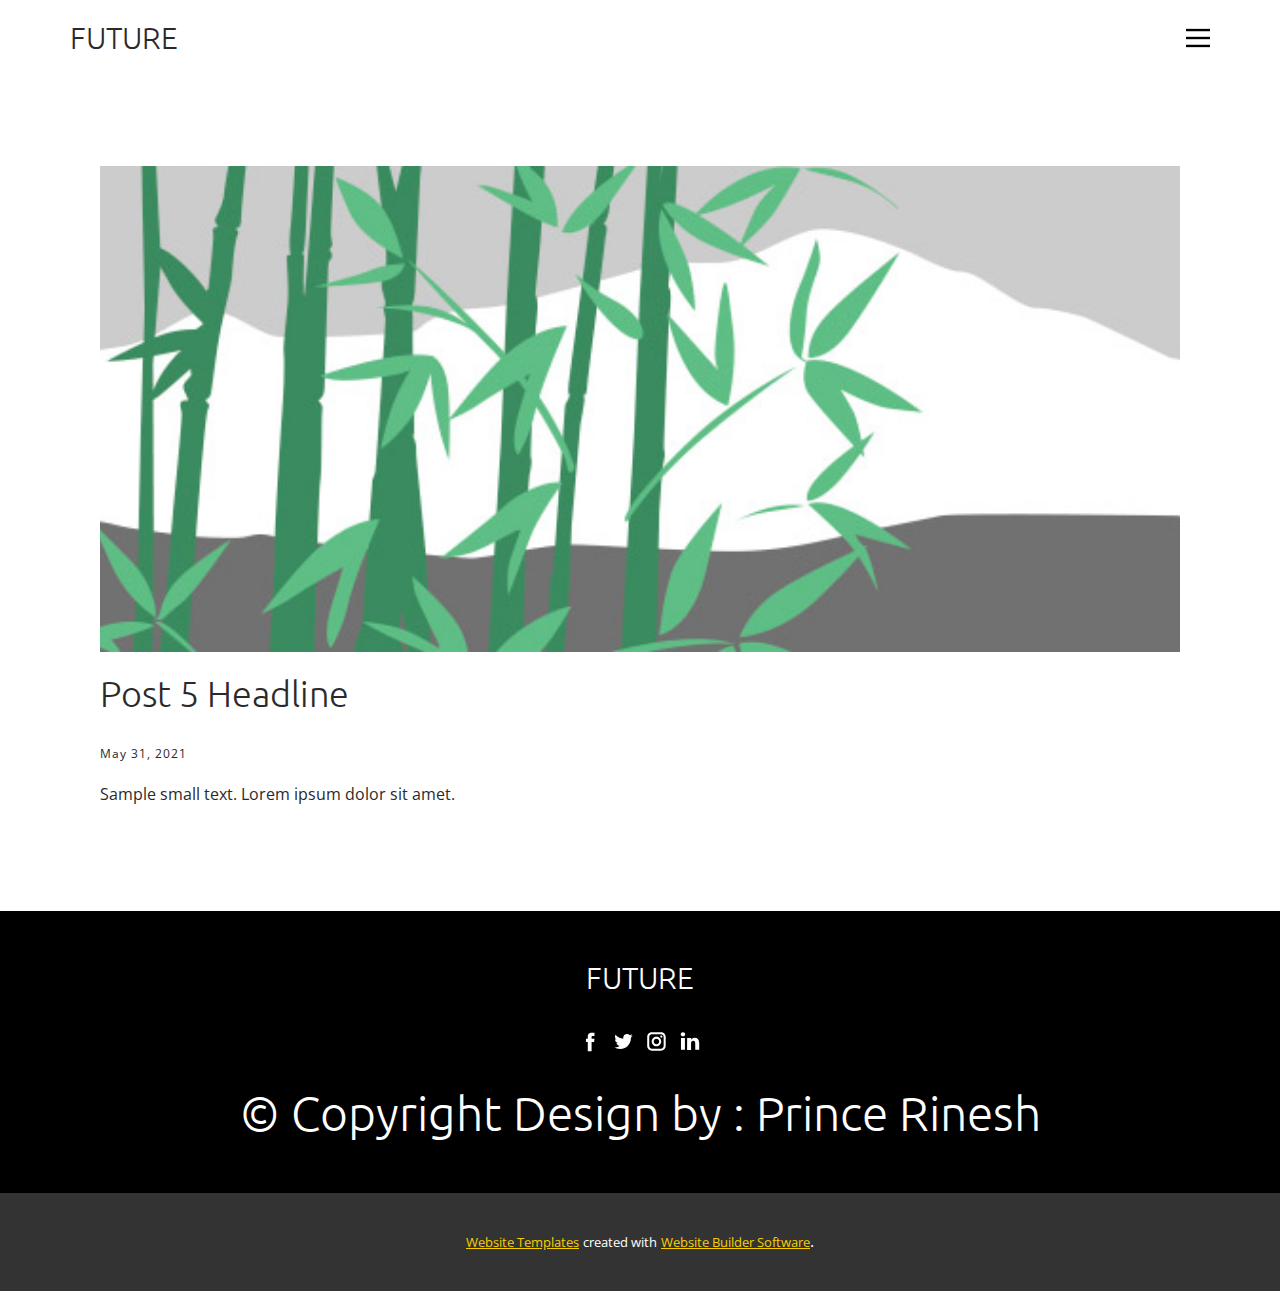
<file: blog/post-4.html>
<!doctype html>
<html style="font-size: 16px;"><head>
    <meta name="viewport" content="width=device-width, initial-scale=1.0">
    <meta charset="utf-8">
    <meta name="keywords" content="Post 1 Headline">
    <meta name="description" content="">
    <meta name="page_type" content="np-template-header-footer-from-plugin">
    <title>Post 5 Headline</title>
    <link rel="stylesheet" href="../nicepage.css" media="screen">
<link rel="stylesheet" href="../Post-Template.css" media="screen">
    <script class="u-script" type="text/javascript" src="../jquery.js" defer=""></script>
    <script class="u-script" type="text/javascript" src="../nicepage.js" defer=""></script>
    <meta name="generator" content="Nicepage 3.16.1, nicepage.com">
    <link id="u-theme-google-font" rel="stylesheet" href="https://fonts.googleapis.com/css?family=Ubuntu:300,300i,400,400i,500,500i,700,700i|Open+Sans:300,300i,400,400i,600,600i,700,700i,800,800i">
    
    
    <script type="application/ld+json">{
		"@context": "http://schema.org",
		"@type": "Organization",
		"name": "",
		"url": "index.html",
		"sameAs": [
				"https://nicepage.com/k/card-html-templates"
		]
}</script>
    <meta property="og:title" content="Post Template">
    <meta property="og:type" content="website">
    <meta name="theme-color" content="#f7cf00">
    <link rel="canonical" href="../index.html">
    <meta property="og:url" content="index.html">
  </head>
  <body class="u-body"><header class="u-clearfix u-header u-header" id="sec-d5ff"><div class="u-clearfix u-sheet u-sheet-1">
        <nav class="u-align-left u-menu u-menu-dropdown u-nav-spacing-25 u-offcanvas u-menu-1" data-responsive-from="XL">
          <div class="menu-collapse">
            <a class="u-button-style u-nav-link u-text-black" href="#" style="padding: 4px 0px; font-size: calc(1em + 8px);">
              <svg class="u-svg-link" preserveAspectRatio="xMidYMin slice" viewBox="0 0 302 302" style="undefined"><use xmlns:xlink="http://www.w3.org/1999/xlink" xlink:href="#svg-7b92"></use></svg>
              <svg xmlns="http://www.w3.org/2000/svg" xmlns:xlink="http://www.w3.org/1999/xlink" version="1.1" id="svg-7b92" x="0px" y="0px" viewBox="0 0 302 302" style="enable-background:new 0 0 302 302;" xml:space="preserve" class="u-svg-content"><g><rect y="36" width="302" height="30"></rect><rect y="236" width="302" height="30"></rect><rect y="136" width="302" height="30"></rect>
</g><g></g><g></g><g></g><g></g><g></g><g></g><g></g><g></g><g></g><g></g><g></g><g></g><g></g><g></g><g></g></svg>
            </a>
          </div>
          <div class="u-nav-container">
            <ul class="u-nav u-spacing-25 u-unstyled"><li class="u-nav-item"><a class="u-button-style u-nav-link" href="../Home.html" style="padding: 8px 0px;">Home</a>
</li><li class="u-nav-item"><a class="u-button-style u-nav-link" href="../About.html" style="padding: 8px 0px;">About</a>
</li><li class="u-nav-item"><a class="u-button-style u-nav-link" href="../Contact.html" style="padding: 8px 0px;">Contact</a>
</li></ul>
          </div>
          <div class="u-nav-container-collapse">
            <div class="u-align-center u-black u-container-style u-inner-container-layout u-opacity u-opacity-95 u-sidenav">
              <div class="u-sidenav-overflow">
                <div class="u-menu-close"></div>
                <ul class="u-align-center u-nav u-popupmenu-items u-unstyled u-nav-2"><li class="u-nav-item"><a class="u-button-style u-nav-link" href="../Home.html">Home</a>
</li><li class="u-nav-item"><a class="u-button-style u-nav-link" href="../About.html">About</a>
</li><li class="u-nav-item"><a class="u-button-style u-nav-link" href="../Contact.html">Contact</a>
</li></ul>
              </div>
            </div>
            <div class="u-black u-menu-overlay u-opacity u-opacity-70"></div>
          </div>
        </nav>
        <h3 class="u-align-left-md u-align-left-sm u-align-left-xs u-headline u-text u-text-1">
          <a href="/">FUTURE</a>
        </h3>
      </div></header>
    <section class="u-align-center u-clearfix u-section-1" id="sec-ac87">
      <div class="u-clearfix u-sheet u-valign-middle-md u-valign-middle-sm u-valign-middle-xs u-sheet-1"><!--post_details--><!--post_details_options_json--><!--{"source":""}--><!--/post_details_options_json--><!--blog_post-->
        <div class="u-container-style u-expanded-width u-post-details u-post-details-1">
          <div class="u-container-layout u-valign-middle u-container-layout-1"><!--blog_post_image-->
            <img alt="" class="u-blog-control u-expanded-width u-image u-image-default u-image-1" src="[data-uri]"><!--/blog_post_image--><!--blog_post_header-->
            <h2 class="u-blog-control u-text u-text-1">Post 5 Headline</h2><!--/blog_post_header--><!--blog_post_metadata-->
            <div class="u-blog-control u-metadata u-metadata-1"><!--blog_post_metadata_date-->
              <span class="u-meta-date u-meta-icon">May 31, 2021</span><!--/blog_post_metadata_date--><!--blog_post_metadata_category-->
              <!--/blog_post_metadata_category--><!--blog_post_metadata_comments-->
              <!--/blog_post_metadata_comments-->
            </div><!--/blog_post_metadata--><!--blog_post_content-->
            <div class="u-align-justify u-blog-control u-post-content u-text u-text-2 fr-view">
  Sample small text. Lorem ipsum dolor sit amet.
  </div><!--/blog_post_content-->
          </div>
        </div><!--/blog_post--><!--/post_details-->
      </div>
    </section>
    
    
    <footer class="u-black u-clearfix u-footer" id="sec-1ced"><div class="u-clearfix u-sheet u-sheet-1">
        <h3 class="u-align-center u-headline u-text u-text-1">
          <a href="/">FUTURE</a>
        </h3>
        <div class="u-align-left u-social-icons u-spacing-10 u-social-icons-1">
          <a class="u-social-url" target="_blank" href=""><span class="u-icon u-icon-circle u-social-facebook u-social-icon u-icon-1"><svg class="u-svg-link" preserveAspectRatio="xMidYMin slice" viewBox="0 0 112.2 112.2" style=""><use xmlns:xlink="http://www.w3.org/1999/xlink" xlink:href="#svg-7a70"></use></svg><svg xmlns="http://www.w3.org/2000/svg" xmlns:xlink="http://www.w3.org/1999/xlink" version="1.1" xml:space="preserve" class="u-svg-content" viewBox="0 0 112.2 112.2" x="0px" y="0px" id="svg-7a70"><path d="M75.5,28.8H65.4c-1.5,0-4,0.9-4,4.3v9.4h13.9l-1.5,15.8H61.4v45.1H42.8V58.3h-8.8V42.4h8.8V32.2 c0-7.4,3.4-18.8,18.8-18.8h13.8v15.4H75.5z"></path></svg></span>
          </a>
          <a class="u-social-url" target="_blank" href=""><span class="u-icon u-icon-circle u-social-icon u-social-twitter u-icon-2"><svg class="u-svg-link" preserveAspectRatio="xMidYMin slice" viewBox="0 0 112.2 112.2" style=""><use xmlns:xlink="http://www.w3.org/1999/xlink" xlink:href="#svg-6689"></use></svg><svg xmlns="http://www.w3.org/2000/svg" xmlns:xlink="http://www.w3.org/1999/xlink" version="1.1" xml:space="preserve" class="u-svg-content" viewBox="0 0 112.2 112.2" x="0px" y="0px" id="svg-6689"><path d="M92.2,38.2c0,0.8,0,1.6,0,2.3c0,24.3-18.6,52.4-52.6,52.4c-10.6,0.1-20.2-2.9-28.5-8.2 c1.4,0.2,2.9,0.2,4.4,0.2c8.7,0,16.7-2.9,23-7.9c-8.1-0.2-14.9-5.5-17.3-12.8c1.1,0.2,2.4,0.2,3.4,0.2c1.6,0,3.3-0.2,4.8-0.7 c-8.4-1.6-14.9-9.2-14.9-18c0-0.2,0-0.2,0-0.2c2.5,1.4,5.4,2.2,8.4,2.3c-5-3.3-8.3-8.9-8.3-15.4c0-3.4,1-6.5,2.5-9.2 c9.1,11.1,22.7,18.5,38,19.2c-0.2-1.4-0.4-2.8-0.4-4.3c0.1-10,8.3-18.2,18.5-18.2c5.4,0,10.1,2.2,13.5,5.7c4.3-0.8,8.1-2.3,11.7-4.5 c-1.4,4.3-4.3,7.9-8.1,10.1c3.7-0.4,7.3-1.4,10.6-2.9C98.9,32.3,95.7,35.5,92.2,38.2z"></path></svg></span>
          </a>
          <a class="u-social-url" target="_blank" href="https://nicepage.com/k/card-html-templates" title="https://instagram.com/prince_rinesh"><span class="u-icon u-icon-circle u-social-icon u-social-instagram u-icon-3"><svg class="u-svg-link" preserveAspectRatio="xMidYMin slice" viewBox="0 0 112.2 112.2" style=""><use xmlns:xlink="http://www.w3.org/1999/xlink" xlink:href="#svg-7175"></use></svg><svg xmlns="http://www.w3.org/2000/svg" xmlns:xlink="http://www.w3.org/1999/xlink" version="1.1" xml:space="preserve" class="u-svg-content" viewBox="0 0 112.2 112.2" x="0px" y="0px" id="svg-7175"><path d="M55.9,32.9c-12.8,0-23.2,10.4-23.2,23.2s10.4,23.2,23.2,23.2s23.2-10.4,23.2-23.2S68.7,32.9,55.9,32.9z M55.9,69.4c-7.4,0-13.3-6-13.3-13.3c-0.1-7.4,6-13.3,13.3-13.3s13.3,6,13.3,13.3C69.3,63.5,63.3,69.4,55.9,69.4z"></path><path d="M79.7,26.8c-3,0-5.4,2.5-5.4,5.4s2.5,5.4,5.4,5.4c3,0,5.4-2.5,5.4-5.4S82.7,26.8,79.7,26.8z"></path><path d="M78.2,11H33.5C21,11,10.8,21.3,10.8,33.7v44.7c0,12.6,10.2,22.8,22.7,22.8h44.7c12.6,0,22.7-10.2,22.7-22.7 V33.7C100.8,21.1,90.6,11,78.2,11z M91,78.4c0,7.1-5.8,12.8-12.8,12.8H33.5c-7.1,0-12.8-5.8-12.8-12.8V33.7 c0-7.1,5.8-12.8,12.8-12.8h44.7c7.1,0,12.8,5.8,12.8,12.8V78.4z"></path></svg></span>
          </a>
          <a class="u-social-url" target="_blank" href=""><span class="u-icon u-icon-circle u-social-icon u-social-linkedin u-icon-4"><svg class="u-svg-link" preserveAspectRatio="xMidYMin slice" viewBox="0 0 112.2 112.2" style=""><use xmlns:xlink="http://www.w3.org/1999/xlink" xlink:href="#svg-67a0"></use></svg><svg xmlns="http://www.w3.org/2000/svg" xmlns:xlink="http://www.w3.org/1999/xlink" version="1.1" xml:space="preserve" class="u-svg-content" viewBox="0 0 112.2 112.2" x="0px" y="0px" id="svg-67a0"><path d="M33.8,96.8H14.5v-58h19.3V96.8z M24.1,30.9L24.1,30.9c-6.6,0-10.8-4.5-10.8-10.1c0-5.8,4.3-10.1,10.9-10.1 S34.9,15,35.1,20.8C35.1,26.4,30.8,30.9,24.1,30.9z M103.3,96.8H84.1v-31c0-7.8-2.7-13.1-9.8-13.1c-5.3,0-8.5,3.6-9.9,7.1 c-0.6,1.3-0.6,3-0.6,4.8V97H44.5c0,0,0.3-52.6,0-58h19.3v8.2c2.6-3.9,7.2-9.6,17.4-9.6c12.7,0,22.2,8.4,22.2,26.1V96.8z"></path></svg></span>
          </a>
        </div>
        <h1 class="u-align-center u-text u-title u-text-2">© Copyright Design by : Prince Rinesh </h1>
      </div></footer>
    <section class="u-backlink u-clearfix u-grey-80">
      <a class="u-link" href="https://nicepage.com/website-templates" target="_blank">
        <span>Website Templates</span>
      </a>
      <p class="u-text">
        <span>created with</span>
      </p>
      <a class="u-link" href="https://nicepage.com/" target="_blank">
        <span>Website Builder Software</span>
      </a>. 
    </section>
  
</body></html>
</file>
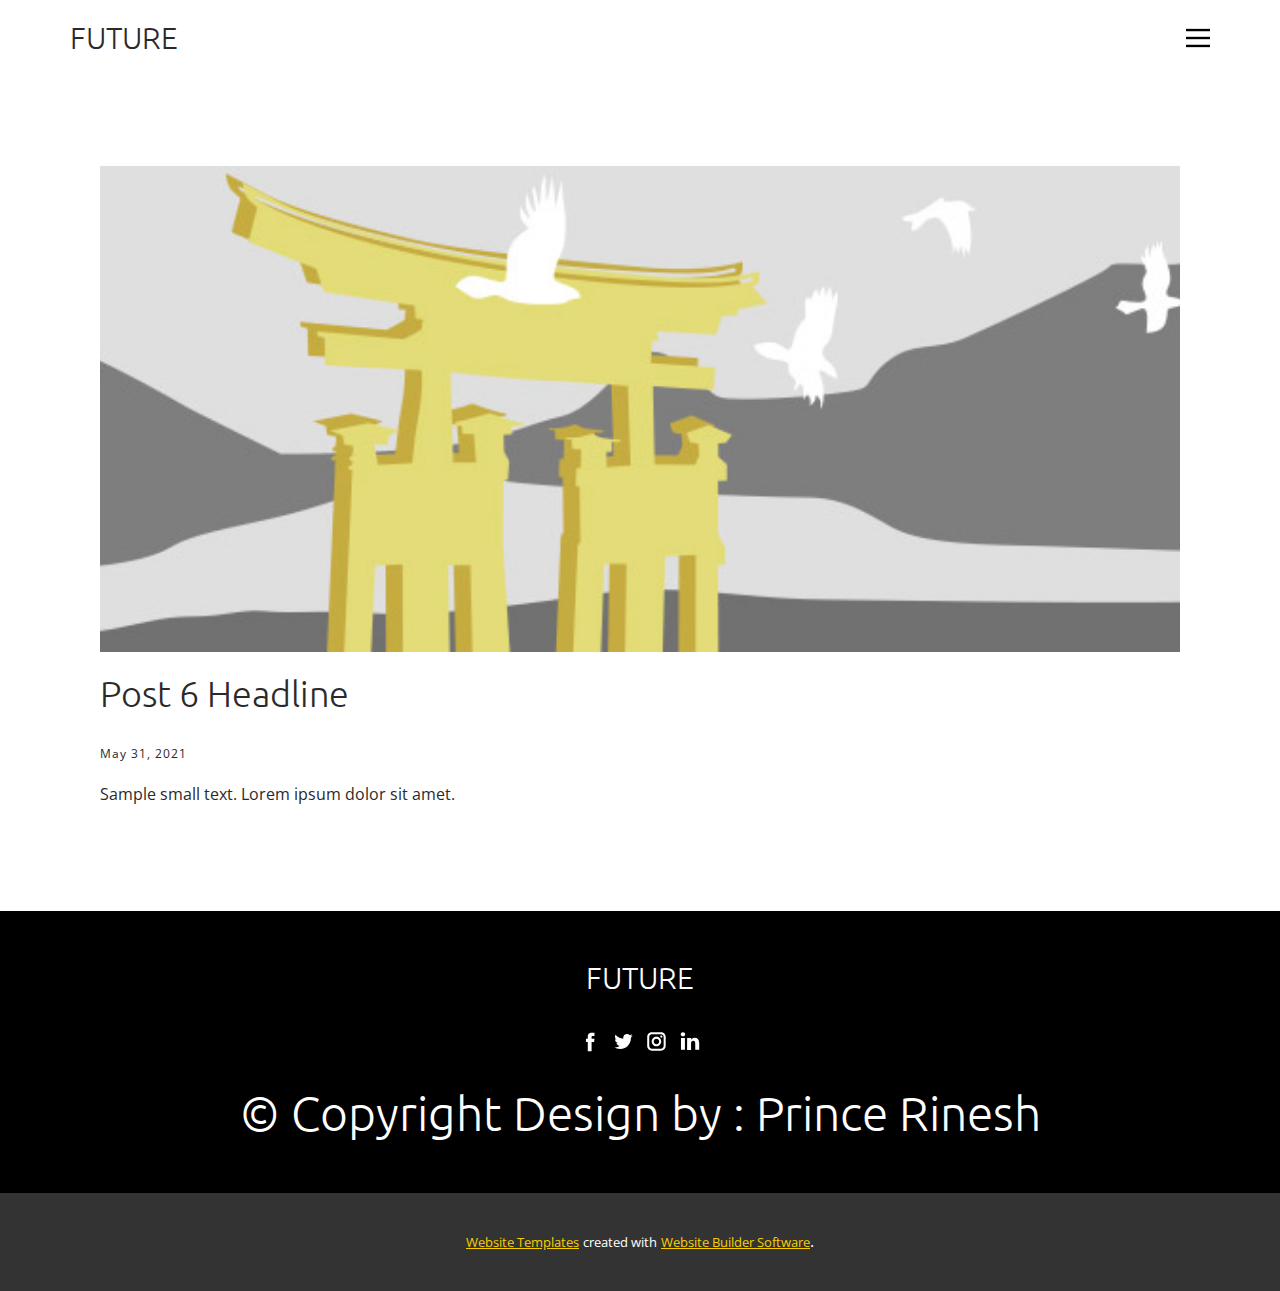
<file: blog/post-5.html>
<!doctype html>
<html style="font-size: 16px;"><head>
    <meta name="viewport" content="width=device-width, initial-scale=1.0">
    <meta charset="utf-8">
    <meta name="keywords" content="Post 1 Headline">
    <meta name="description" content="">
    <meta name="page_type" content="np-template-header-footer-from-plugin">
    <title>Post 6 Headline</title>
    <link rel="stylesheet" href="../nicepage.css" media="screen">
<link rel="stylesheet" href="../Post-Template.css" media="screen">
    <script class="u-script" type="text/javascript" src="../jquery.js" defer=""></script>
    <script class="u-script" type="text/javascript" src="../nicepage.js" defer=""></script>
    <meta name="generator" content="Nicepage 3.16.1, nicepage.com">
    <link id="u-theme-google-font" rel="stylesheet" href="https://fonts.googleapis.com/css?family=Ubuntu:300,300i,400,400i,500,500i,700,700i|Open+Sans:300,300i,400,400i,600,600i,700,700i,800,800i">
    
    
    <script type="application/ld+json">{
		"@context": "http://schema.org",
		"@type": "Organization",
		"name": "",
		"url": "index.html",
		"sameAs": [
				"https://nicepage.com/k/card-html-templates"
		]
}</script>
    <meta property="og:title" content="Post Template">
    <meta property="og:type" content="website">
    <meta name="theme-color" content="#f7cf00">
    <link rel="canonical" href="../index.html">
    <meta property="og:url" content="index.html">
  </head>
  <body class="u-body"><header class="u-clearfix u-header u-header" id="sec-d5ff"><div class="u-clearfix u-sheet u-sheet-1">
        <nav class="u-align-left u-menu u-menu-dropdown u-nav-spacing-25 u-offcanvas u-menu-1" data-responsive-from="XL">
          <div class="menu-collapse">
            <a class="u-button-style u-nav-link u-text-black" href="#" style="padding: 4px 0px; font-size: calc(1em + 8px);">
              <svg class="u-svg-link" preserveAspectRatio="xMidYMin slice" viewBox="0 0 302 302" style="undefined"><use xmlns:xlink="http://www.w3.org/1999/xlink" xlink:href="#svg-7b92"></use></svg>
              <svg xmlns="http://www.w3.org/2000/svg" xmlns:xlink="http://www.w3.org/1999/xlink" version="1.1" id="svg-7b92" x="0px" y="0px" viewBox="0 0 302 302" style="enable-background:new 0 0 302 302;" xml:space="preserve" class="u-svg-content"><g><rect y="36" width="302" height="30"></rect><rect y="236" width="302" height="30"></rect><rect y="136" width="302" height="30"></rect>
</g><g></g><g></g><g></g><g></g><g></g><g></g><g></g><g></g><g></g><g></g><g></g><g></g><g></g><g></g><g></g></svg>
            </a>
          </div>
          <div class="u-nav-container">
            <ul class="u-nav u-spacing-25 u-unstyled"><li class="u-nav-item"><a class="u-button-style u-nav-link" href="../Home.html" style="padding: 8px 0px;">Home</a>
</li><li class="u-nav-item"><a class="u-button-style u-nav-link" href="../About.html" style="padding: 8px 0px;">About</a>
</li><li class="u-nav-item"><a class="u-button-style u-nav-link" href="../Contact.html" style="padding: 8px 0px;">Contact</a>
</li></ul>
          </div>
          <div class="u-nav-container-collapse">
            <div class="u-align-center u-black u-container-style u-inner-container-layout u-opacity u-opacity-95 u-sidenav">
              <div class="u-sidenav-overflow">
                <div class="u-menu-close"></div>
                <ul class="u-align-center u-nav u-popupmenu-items u-unstyled u-nav-2"><li class="u-nav-item"><a class="u-button-style u-nav-link" href="../Home.html">Home</a>
</li><li class="u-nav-item"><a class="u-button-style u-nav-link" href="../About.html">About</a>
</li><li class="u-nav-item"><a class="u-button-style u-nav-link" href="../Contact.html">Contact</a>
</li></ul>
              </div>
            </div>
            <div class="u-black u-menu-overlay u-opacity u-opacity-70"></div>
          </div>
        </nav>
        <h3 class="u-align-left-md u-align-left-sm u-align-left-xs u-headline u-text u-text-1">
          <a href="/">FUTURE</a>
        </h3>
      </div></header>
    <section class="u-align-center u-clearfix u-section-1" id="sec-ac87">
      <div class="u-clearfix u-sheet u-valign-middle-md u-valign-middle-sm u-valign-middle-xs u-sheet-1"><!--post_details--><!--post_details_options_json--><!--{"source":""}--><!--/post_details_options_json--><!--blog_post-->
        <div class="u-container-style u-expanded-width u-post-details u-post-details-1">
          <div class="u-container-layout u-valign-middle u-container-layout-1"><!--blog_post_image-->
            <img alt="" class="u-blog-control u-expanded-width u-image u-image-default u-image-1" src="[data-uri]"><!--/blog_post_image--><!--blog_post_header-->
            <h2 class="u-blog-control u-text u-text-1">Post 6 Headline</h2><!--/blog_post_header--><!--blog_post_metadata-->
            <div class="u-blog-control u-metadata u-metadata-1"><!--blog_post_metadata_date-->
              <span class="u-meta-date u-meta-icon">May 31, 2021</span><!--/blog_post_metadata_date--><!--blog_post_metadata_category-->
              <!--/blog_post_metadata_category--><!--blog_post_metadata_comments-->
              <!--/blog_post_metadata_comments-->
            </div><!--/blog_post_metadata--><!--blog_post_content-->
            <div class="u-align-justify u-blog-control u-post-content u-text u-text-2 fr-view">
  Sample small text. Lorem ipsum dolor sit amet.
  </div><!--/blog_post_content-->
          </div>
        </div><!--/blog_post--><!--/post_details-->
      </div>
    </section>
    
    
    <footer class="u-black u-clearfix u-footer" id="sec-1ced"><div class="u-clearfix u-sheet u-sheet-1">
        <h3 class="u-align-center u-headline u-text u-text-1">
          <a href="/">FUTURE</a>
        </h3>
        <div class="u-align-left u-social-icons u-spacing-10 u-social-icons-1">
          <a class="u-social-url" target="_blank" href=""><span class="u-icon u-icon-circle u-social-facebook u-social-icon u-icon-1"><svg class="u-svg-link" preserveAspectRatio="xMidYMin slice" viewBox="0 0 112.2 112.2" style=""><use xmlns:xlink="http://www.w3.org/1999/xlink" xlink:href="#svg-7a70"></use></svg><svg xmlns="http://www.w3.org/2000/svg" xmlns:xlink="http://www.w3.org/1999/xlink" version="1.1" xml:space="preserve" class="u-svg-content" viewBox="0 0 112.2 112.2" x="0px" y="0px" id="svg-7a70"><path d="M75.5,28.8H65.4c-1.5,0-4,0.9-4,4.3v9.4h13.9l-1.5,15.8H61.4v45.1H42.8V58.3h-8.8V42.4h8.8V32.2 c0-7.4,3.4-18.8,18.8-18.8h13.8v15.4H75.5z"></path></svg></span>
          </a>
          <a class="u-social-url" target="_blank" href=""><span class="u-icon u-icon-circle u-social-icon u-social-twitter u-icon-2"><svg class="u-svg-link" preserveAspectRatio="xMidYMin slice" viewBox="0 0 112.2 112.2" style=""><use xmlns:xlink="http://www.w3.org/1999/xlink" xlink:href="#svg-6689"></use></svg><svg xmlns="http://www.w3.org/2000/svg" xmlns:xlink="http://www.w3.org/1999/xlink" version="1.1" xml:space="preserve" class="u-svg-content" viewBox="0 0 112.2 112.2" x="0px" y="0px" id="svg-6689"><path d="M92.2,38.2c0,0.8,0,1.6,0,2.3c0,24.3-18.6,52.4-52.6,52.4c-10.6,0.1-20.2-2.9-28.5-8.2 c1.4,0.2,2.9,0.2,4.4,0.2c8.7,0,16.7-2.9,23-7.9c-8.1-0.2-14.9-5.5-17.3-12.8c1.1,0.2,2.4,0.2,3.4,0.2c1.6,0,3.3-0.2,4.8-0.7 c-8.4-1.6-14.9-9.2-14.9-18c0-0.2,0-0.2,0-0.2c2.5,1.4,5.4,2.2,8.4,2.3c-5-3.3-8.3-8.9-8.3-15.4c0-3.4,1-6.5,2.5-9.2 c9.1,11.1,22.7,18.5,38,19.2c-0.2-1.4-0.4-2.8-0.4-4.3c0.1-10,8.3-18.2,18.5-18.2c5.4,0,10.1,2.2,13.5,5.7c4.3-0.8,8.1-2.3,11.7-4.5 c-1.4,4.3-4.3,7.9-8.1,10.1c3.7-0.4,7.3-1.4,10.6-2.9C98.9,32.3,95.7,35.5,92.2,38.2z"></path></svg></span>
          </a>
          <a class="u-social-url" target="_blank" href="https://nicepage.com/k/card-html-templates" title="https://instagram.com/prince_rinesh"><span class="u-icon u-icon-circle u-social-icon u-social-instagram u-icon-3"><svg class="u-svg-link" preserveAspectRatio="xMidYMin slice" viewBox="0 0 112.2 112.2" style=""><use xmlns:xlink="http://www.w3.org/1999/xlink" xlink:href="#svg-7175"></use></svg><svg xmlns="http://www.w3.org/2000/svg" xmlns:xlink="http://www.w3.org/1999/xlink" version="1.1" xml:space="preserve" class="u-svg-content" viewBox="0 0 112.2 112.2" x="0px" y="0px" id="svg-7175"><path d="M55.9,32.9c-12.8,0-23.2,10.4-23.2,23.2s10.4,23.2,23.2,23.2s23.2-10.4,23.2-23.2S68.7,32.9,55.9,32.9z M55.9,69.4c-7.4,0-13.3-6-13.3-13.3c-0.1-7.4,6-13.3,13.3-13.3s13.3,6,13.3,13.3C69.3,63.5,63.3,69.4,55.9,69.4z"></path><path d="M79.7,26.8c-3,0-5.4,2.5-5.4,5.4s2.5,5.4,5.4,5.4c3,0,5.4-2.5,5.4-5.4S82.7,26.8,79.7,26.8z"></path><path d="M78.2,11H33.5C21,11,10.8,21.3,10.8,33.7v44.7c0,12.6,10.2,22.8,22.7,22.8h44.7c12.6,0,22.7-10.2,22.7-22.7 V33.7C100.8,21.1,90.6,11,78.2,11z M91,78.4c0,7.1-5.8,12.8-12.8,12.8H33.5c-7.1,0-12.8-5.8-12.8-12.8V33.7 c0-7.1,5.8-12.8,12.8-12.8h44.7c7.1,0,12.8,5.8,12.8,12.8V78.4z"></path></svg></span>
          </a>
          <a class="u-social-url" target="_blank" href=""><span class="u-icon u-icon-circle u-social-icon u-social-linkedin u-icon-4"><svg class="u-svg-link" preserveAspectRatio="xMidYMin slice" viewBox="0 0 112.2 112.2" style=""><use xmlns:xlink="http://www.w3.org/1999/xlink" xlink:href="#svg-67a0"></use></svg><svg xmlns="http://www.w3.org/2000/svg" xmlns:xlink="http://www.w3.org/1999/xlink" version="1.1" xml:space="preserve" class="u-svg-content" viewBox="0 0 112.2 112.2" x="0px" y="0px" id="svg-67a0"><path d="M33.8,96.8H14.5v-58h19.3V96.8z M24.1,30.9L24.1,30.9c-6.6,0-10.8-4.5-10.8-10.1c0-5.8,4.3-10.1,10.9-10.1 S34.9,15,35.1,20.8C35.1,26.4,30.8,30.9,24.1,30.9z M103.3,96.8H84.1v-31c0-7.8-2.7-13.1-9.8-13.1c-5.3,0-8.5,3.6-9.9,7.1 c-0.6,1.3-0.6,3-0.6,4.8V97H44.5c0,0,0.3-52.6,0-58h19.3v8.2c2.6-3.9,7.2-9.6,17.4-9.6c12.7,0,22.2,8.4,22.2,26.1V96.8z"></path></svg></span>
          </a>
        </div>
        <h1 class="u-align-center u-text u-title u-text-2">© Copyright Design by : Prince Rinesh </h1>
      </div></footer>
    <section class="u-backlink u-clearfix u-grey-80">
      <a class="u-link" href="https://nicepage.com/website-templates" target="_blank">
        <span>Website Templates</span>
      </a>
      <p class="u-text">
        <span>created with</span>
      </p>
      <a class="u-link" href="https://nicepage.com/" target="_blank">
        <span>Website Builder Software</span>
      </a>. 
    </section>
  
</body></html>
</file>
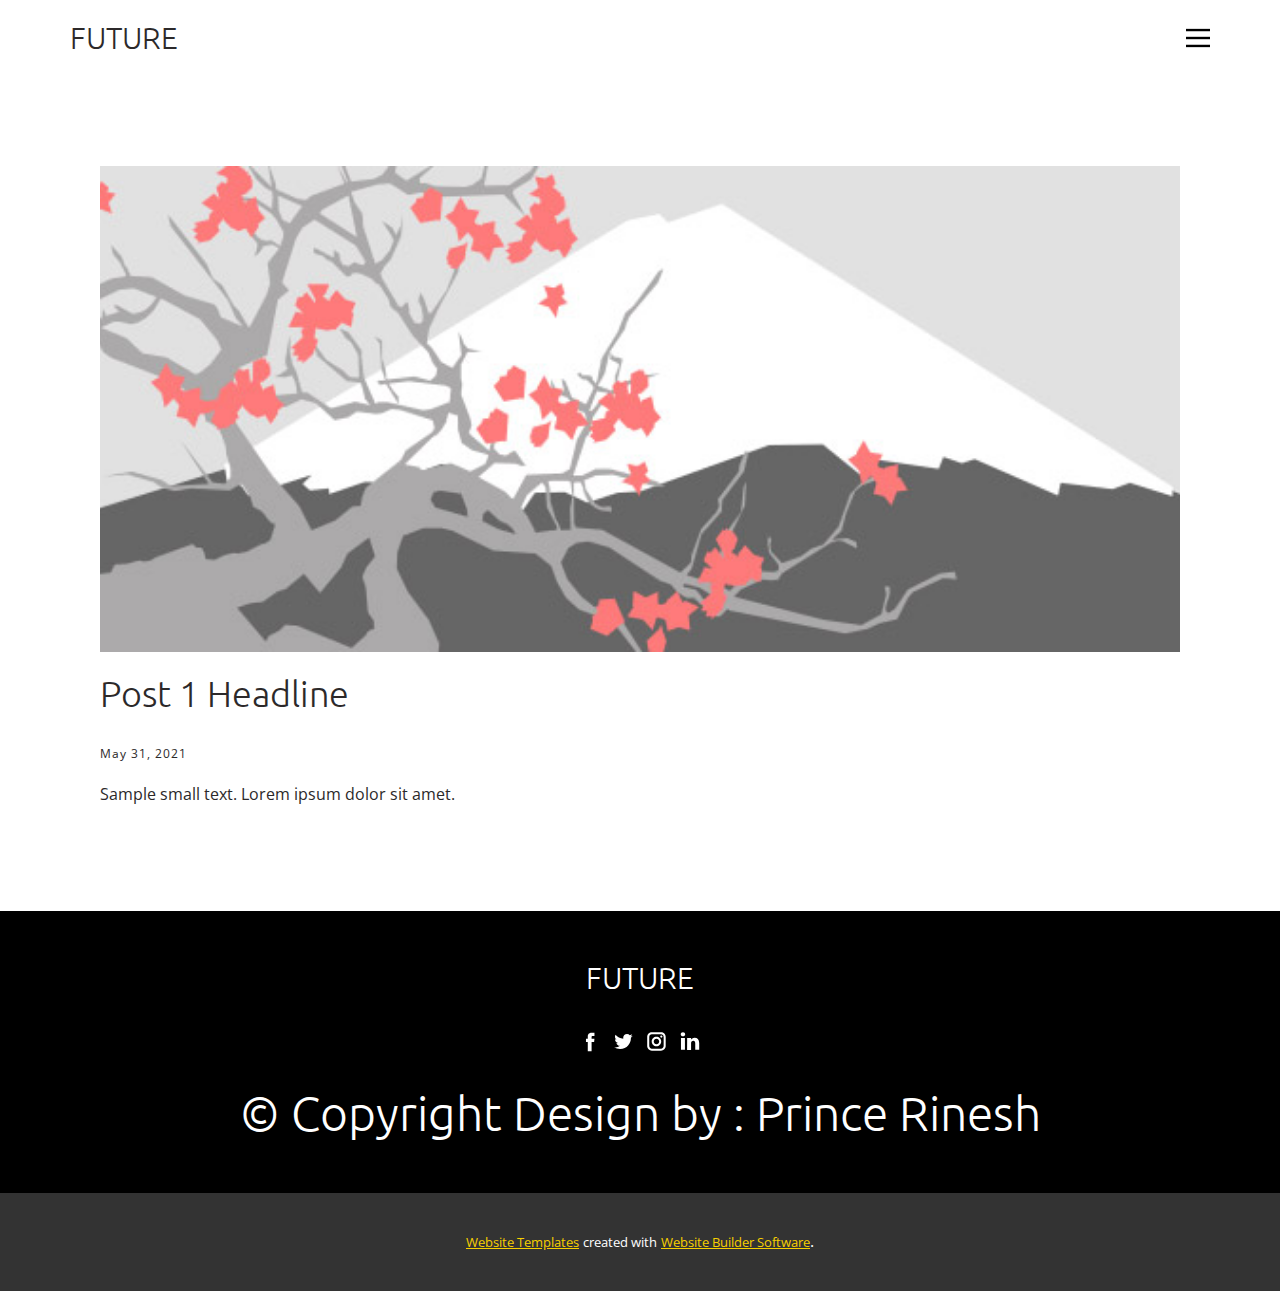
<file: blog/post.html>
<!doctype html>
<html style="font-size: 16px;"><head>
    <meta name="viewport" content="width=device-width, initial-scale=1.0">
    <meta charset="utf-8">
    <meta name="keywords" content="Post 1 Headline">
    <meta name="description" content="">
    <meta name="page_type" content="np-template-header-footer-from-plugin">
    <title>Post 1 Headline</title>
    <link rel="stylesheet" href="../nicepage.css" media="screen">
<link rel="stylesheet" href="../Post-Template.css" media="screen">
    <script class="u-script" type="text/javascript" src="../jquery.js" defer=""></script>
    <script class="u-script" type="text/javascript" src="../nicepage.js" defer=""></script>
    <meta name="generator" content="Nicepage 3.16.1, nicepage.com">
    <link id="u-theme-google-font" rel="stylesheet" href="https://fonts.googleapis.com/css?family=Ubuntu:300,300i,400,400i,500,500i,700,700i|Open+Sans:300,300i,400,400i,600,600i,700,700i,800,800i">
    
    
    <script type="application/ld+json">{
		"@context": "http://schema.org",
		"@type": "Organization",
		"name": "",
		"url": "index.html",
		"sameAs": [
				"https://nicepage.com/k/card-html-templates"
		]
}</script>
    <meta property="og:title" content="Post Template">
    <meta property="og:type" content="website">
    <meta name="theme-color" content="#f7cf00">
    <link rel="canonical" href="../index.html">
    <meta property="og:url" content="index.html">
  </head>
  <body class="u-body"><header class="u-clearfix u-header u-header" id="sec-d5ff"><div class="u-clearfix u-sheet u-sheet-1">
        <nav class="u-align-left u-menu u-menu-dropdown u-nav-spacing-25 u-offcanvas u-menu-1" data-responsive-from="XL">
          <div class="menu-collapse">
            <a class="u-button-style u-nav-link u-text-black" href="#" style="padding: 4px 0px; font-size: calc(1em + 8px);">
              <svg class="u-svg-link" preserveAspectRatio="xMidYMin slice" viewBox="0 0 302 302" style="undefined"><use xmlns:xlink="http://www.w3.org/1999/xlink" xlink:href="#svg-7b92"></use></svg>
              <svg xmlns="http://www.w3.org/2000/svg" xmlns:xlink="http://www.w3.org/1999/xlink" version="1.1" id="svg-7b92" x="0px" y="0px" viewBox="0 0 302 302" style="enable-background:new 0 0 302 302;" xml:space="preserve" class="u-svg-content"><g><rect y="36" width="302" height="30"></rect><rect y="236" width="302" height="30"></rect><rect y="136" width="302" height="30"></rect>
</g><g></g><g></g><g></g><g></g><g></g><g></g><g></g><g></g><g></g><g></g><g></g><g></g><g></g><g></g><g></g></svg>
            </a>
          </div>
          <div class="u-nav-container">
            <ul class="u-nav u-spacing-25 u-unstyled"><li class="u-nav-item"><a class="u-button-style u-nav-link" href="../Home.html" style="padding: 8px 0px;">Home</a>
</li><li class="u-nav-item"><a class="u-button-style u-nav-link" href="../About.html" style="padding: 8px 0px;">About</a>
</li><li class="u-nav-item"><a class="u-button-style u-nav-link" href="../Contact.html" style="padding: 8px 0px;">Contact</a>
</li></ul>
          </div>
          <div class="u-nav-container-collapse">
            <div class="u-align-center u-black u-container-style u-inner-container-layout u-opacity u-opacity-95 u-sidenav">
              <div class="u-sidenav-overflow">
                <div class="u-menu-close"></div>
                <ul class="u-align-center u-nav u-popupmenu-items u-unstyled u-nav-2"><li class="u-nav-item"><a class="u-button-style u-nav-link" href="../Home.html">Home</a>
</li><li class="u-nav-item"><a class="u-button-style u-nav-link" href="../About.html">About</a>
</li><li class="u-nav-item"><a class="u-button-style u-nav-link" href="../Contact.html">Contact</a>
</li></ul>
              </div>
            </div>
            <div class="u-black u-menu-overlay u-opacity u-opacity-70"></div>
          </div>
        </nav>
        <h3 class="u-align-left-md u-align-left-sm u-align-left-xs u-headline u-text u-text-1">
          <a href="/">FUTURE</a>
        </h3>
      </div></header>
    <section class="u-align-center u-clearfix u-section-1" id="sec-ac87">
      <div class="u-clearfix u-sheet u-valign-middle-md u-valign-middle-sm u-valign-middle-xs u-sheet-1"><!--post_details--><!--post_details_options_json--><!--{"source":""}--><!--/post_details_options_json--><!--blog_post-->
        <div class="u-container-style u-expanded-width u-post-details u-post-details-1">
          <div class="u-container-layout u-valign-middle u-container-layout-1"><!--blog_post_image-->
            <img alt="" class="u-blog-control u-expanded-width u-image u-image-default u-image-1" src="[data-uri]"><!--/blog_post_image--><!--blog_post_header-->
            <h2 class="u-blog-control u-text u-text-1">Post 1 Headline</h2><!--/blog_post_header--><!--blog_post_metadata-->
            <div class="u-blog-control u-metadata u-metadata-1"><!--blog_post_metadata_date-->
              <span class="u-meta-date u-meta-icon">May 31, 2021</span><!--/blog_post_metadata_date--><!--blog_post_metadata_category-->
              <!--/blog_post_metadata_category--><!--blog_post_metadata_comments-->
              <!--/blog_post_metadata_comments-->
            </div><!--/blog_post_metadata--><!--blog_post_content-->
            <div class="u-align-justify u-blog-control u-post-content u-text u-text-2 fr-view">
  Sample small text. Lorem ipsum dolor sit amet.
  </div><!--/blog_post_content-->
          </div>
        </div><!--/blog_post--><!--/post_details-->
      </div>
    </section>
    
    
    <footer class="u-black u-clearfix u-footer" id="sec-1ced"><div class="u-clearfix u-sheet u-sheet-1">
        <h3 class="u-align-center u-headline u-text u-text-1">
          <a href="/">FUTURE</a>
        </h3>
        <div class="u-align-left u-social-icons u-spacing-10 u-social-icons-1">
          <a class="u-social-url" target="_blank" href=""><span class="u-icon u-icon-circle u-social-facebook u-social-icon u-icon-1"><svg class="u-svg-link" preserveAspectRatio="xMidYMin slice" viewBox="0 0 112.2 112.2" style=""><use xmlns:xlink="http://www.w3.org/1999/xlink" xlink:href="#svg-7a70"></use></svg><svg xmlns="http://www.w3.org/2000/svg" xmlns:xlink="http://www.w3.org/1999/xlink" version="1.1" xml:space="preserve" class="u-svg-content" viewBox="0 0 112.2 112.2" x="0px" y="0px" id="svg-7a70"><path d="M75.5,28.8H65.4c-1.5,0-4,0.9-4,4.3v9.4h13.9l-1.5,15.8H61.4v45.1H42.8V58.3h-8.8V42.4h8.8V32.2 c0-7.4,3.4-18.8,18.8-18.8h13.8v15.4H75.5z"></path></svg></span>
          </a>
          <a class="u-social-url" target="_blank" href=""><span class="u-icon u-icon-circle u-social-icon u-social-twitter u-icon-2"><svg class="u-svg-link" preserveAspectRatio="xMidYMin slice" viewBox="0 0 112.2 112.2" style=""><use xmlns:xlink="http://www.w3.org/1999/xlink" xlink:href="#svg-6689"></use></svg><svg xmlns="http://www.w3.org/2000/svg" xmlns:xlink="http://www.w3.org/1999/xlink" version="1.1" xml:space="preserve" class="u-svg-content" viewBox="0 0 112.2 112.2" x="0px" y="0px" id="svg-6689"><path d="M92.2,38.2c0,0.8,0,1.6,0,2.3c0,24.3-18.6,52.4-52.6,52.4c-10.6,0.1-20.2-2.9-28.5-8.2 c1.4,0.2,2.9,0.2,4.4,0.2c8.7,0,16.7-2.9,23-7.9c-8.1-0.2-14.9-5.5-17.3-12.8c1.1,0.2,2.4,0.2,3.4,0.2c1.6,0,3.3-0.2,4.8-0.7 c-8.4-1.6-14.9-9.2-14.9-18c0-0.2,0-0.2,0-0.2c2.5,1.4,5.4,2.2,8.4,2.3c-5-3.3-8.3-8.9-8.3-15.4c0-3.4,1-6.5,2.5-9.2 c9.1,11.1,22.7,18.5,38,19.2c-0.2-1.4-0.4-2.8-0.4-4.3c0.1-10,8.3-18.2,18.5-18.2c5.4,0,10.1,2.2,13.5,5.7c4.3-0.8,8.1-2.3,11.7-4.5 c-1.4,4.3-4.3,7.9-8.1,10.1c3.7-0.4,7.3-1.4,10.6-2.9C98.9,32.3,95.7,35.5,92.2,38.2z"></path></svg></span>
          </a>
          <a class="u-social-url" target="_blank" href="https://nicepage.com/k/card-html-templates" title="https://instagram.com/prince_rinesh"><span class="u-icon u-icon-circle u-social-icon u-social-instagram u-icon-3"><svg class="u-svg-link" preserveAspectRatio="xMidYMin slice" viewBox="0 0 112.2 112.2" style=""><use xmlns:xlink="http://www.w3.org/1999/xlink" xlink:href="#svg-7175"></use></svg><svg xmlns="http://www.w3.org/2000/svg" xmlns:xlink="http://www.w3.org/1999/xlink" version="1.1" xml:space="preserve" class="u-svg-content" viewBox="0 0 112.2 112.2" x="0px" y="0px" id="svg-7175"><path d="M55.9,32.9c-12.8,0-23.2,10.4-23.2,23.2s10.4,23.2,23.2,23.2s23.2-10.4,23.2-23.2S68.7,32.9,55.9,32.9z M55.9,69.4c-7.4,0-13.3-6-13.3-13.3c-0.1-7.4,6-13.3,13.3-13.3s13.3,6,13.3,13.3C69.3,63.5,63.3,69.4,55.9,69.4z"></path><path d="M79.7,26.8c-3,0-5.4,2.5-5.4,5.4s2.5,5.4,5.4,5.4c3,0,5.4-2.5,5.4-5.4S82.7,26.8,79.7,26.8z"></path><path d="M78.2,11H33.5C21,11,10.8,21.3,10.8,33.7v44.7c0,12.6,10.2,22.8,22.7,22.8h44.7c12.6,0,22.7-10.2,22.7-22.7 V33.7C100.8,21.1,90.6,11,78.2,11z M91,78.4c0,7.1-5.8,12.8-12.8,12.8H33.5c-7.1,0-12.8-5.8-12.8-12.8V33.7 c0-7.1,5.8-12.8,12.8-12.8h44.7c7.1,0,12.8,5.8,12.8,12.8V78.4z"></path></svg></span>
          </a>
          <a class="u-social-url" target="_blank" href=""><span class="u-icon u-icon-circle u-social-icon u-social-linkedin u-icon-4"><svg class="u-svg-link" preserveAspectRatio="xMidYMin slice" viewBox="0 0 112.2 112.2" style=""><use xmlns:xlink="http://www.w3.org/1999/xlink" xlink:href="#svg-67a0"></use></svg><svg xmlns="http://www.w3.org/2000/svg" xmlns:xlink="http://www.w3.org/1999/xlink" version="1.1" xml:space="preserve" class="u-svg-content" viewBox="0 0 112.2 112.2" x="0px" y="0px" id="svg-67a0"><path d="M33.8,96.8H14.5v-58h19.3V96.8z M24.1,30.9L24.1,30.9c-6.6,0-10.8-4.5-10.8-10.1c0-5.8,4.3-10.1,10.9-10.1 S34.9,15,35.1,20.8C35.1,26.4,30.8,30.9,24.1,30.9z M103.3,96.8H84.1v-31c0-7.8-2.7-13.1-9.8-13.1c-5.3,0-8.5,3.6-9.9,7.1 c-0.6,1.3-0.6,3-0.6,4.8V97H44.5c0,0,0.3-52.6,0-58h19.3v8.2c2.6-3.9,7.2-9.6,17.4-9.6c12.7,0,22.2,8.4,22.2,26.1V96.8z"></path></svg></span>
          </a>
        </div>
        <h1 class="u-align-center u-text u-title u-text-2">© Copyright Design by : Prince Rinesh </h1>
      </div></footer>
    <section class="u-backlink u-clearfix u-grey-80">
      <a class="u-link" href="https://nicepage.com/website-templates" target="_blank">
        <span>Website Templates</span>
      </a>
      <p class="u-text">
        <span>created with</span>
      </p>
      <a class="u-link" href="https://nicepage.com/" target="_blank">
        <span>Website Builder Software</span>
      </a>. 
    </section>
  
</body></html>
</file>
